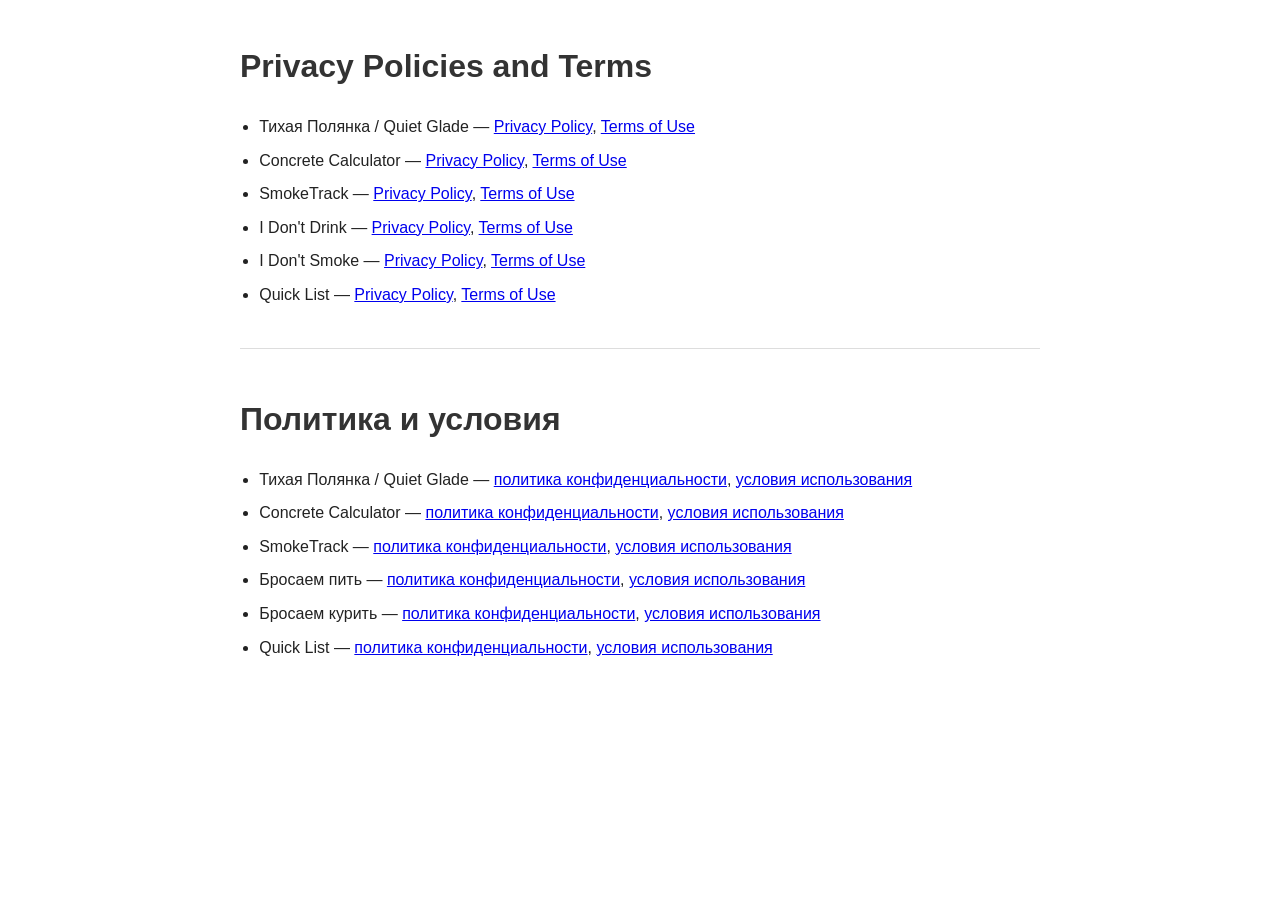
<file: index.html>
<!DOCTYPE html>
<html lang="en">
<head>
  <meta charset="UTF-8">
  <meta name="viewport" content="width=device-width, initial-scale=1.0">
  <title>Privacy Policies and Terms</title>
  <link rel="stylesheet" href="./styles.css">
</head>
<body>
  <h1>Privacy Policies and Terms</h1>
  <ul class="apps">
    <li>
      Тихая Полянка / Quiet Glade —
      <a href="./tikhaya-polyanka/">Privacy Policy</a>,
      <a href="./tikhaya-polyanka/terms.html">Terms of Use</a>
    </li>
    <li>
      Concrete Calculator —
      <a href="./concrete-calculator/">Privacy Policy</a>,
      <a href="./concrete-calculator/terms.html">Terms of Use</a>
    </li>
    <li>
      SmokeTrack —
      <a href="./smoketrack/">Privacy Policy</a>,
      <a href="./smoketrack/terms.html">Terms of Use</a>
    </li>
    <li>
      I Don't Drink —
      <a href="./stop-drink/">Privacy Policy</a>,
      <a href="./stop-drink/terms.html">Terms of Use</a>
    </li>
    <li>
      I Don't Smoke —
      <a href="./stop-smoke/">Privacy Policy</a>,
      <a href="./stop-smoke/terms.html">Terms of Use</a>
    </li>
    <li>
      Quick List —
      <a href="./quick-list/">Privacy Policy</a>,
      <a href="./quick-list/terms.html">Terms of Use</a>
    </li>
  </ul>

  <div class="lang">
    <h1>Политика и условия</h1>
    <ul class="apps">
      <li>
        Тихая Полянка / Quiet Glade —
        <a href="./tikhaya-polyanka/">политика конфиденциальности</a>,
        <a href="./tikhaya-polyanka/terms.html">условия использования</a>
      </li>
      <li>
        Concrete Calculator —
        <a href="./concrete-calculator/">политика конфиденциальности</a>,
        <a href="./concrete-calculator/terms.html">условия использования</a>
      </li>
      <li>
        SmokeTrack —
        <a href="./smoketrack/">политика конфиденциальности</a>,
        <a href="./smoketrack/terms.html">условия использования</a>
      </li>
      <li>
        Бросаем пить —
        <a href="./stop-drink/">политика конфиденциальности</a>,
        <a href="./stop-drink/terms.html">условия использования</a>
      </li>
      <li>
        Бросаем курить —
        <a href="./stop-smoke/">политика конфиденциальности</a>,
        <a href="./stop-smoke/terms.html">условия использования</a>
      </li>
      <li>
        Quick List —
        <a href="./quick-list/">политика конфиденциальности</a>,
        <a href="./quick-list/terms.html">условия использования</a>
      </li>
    </ul>
  </div>
</body>
</html>
</file>
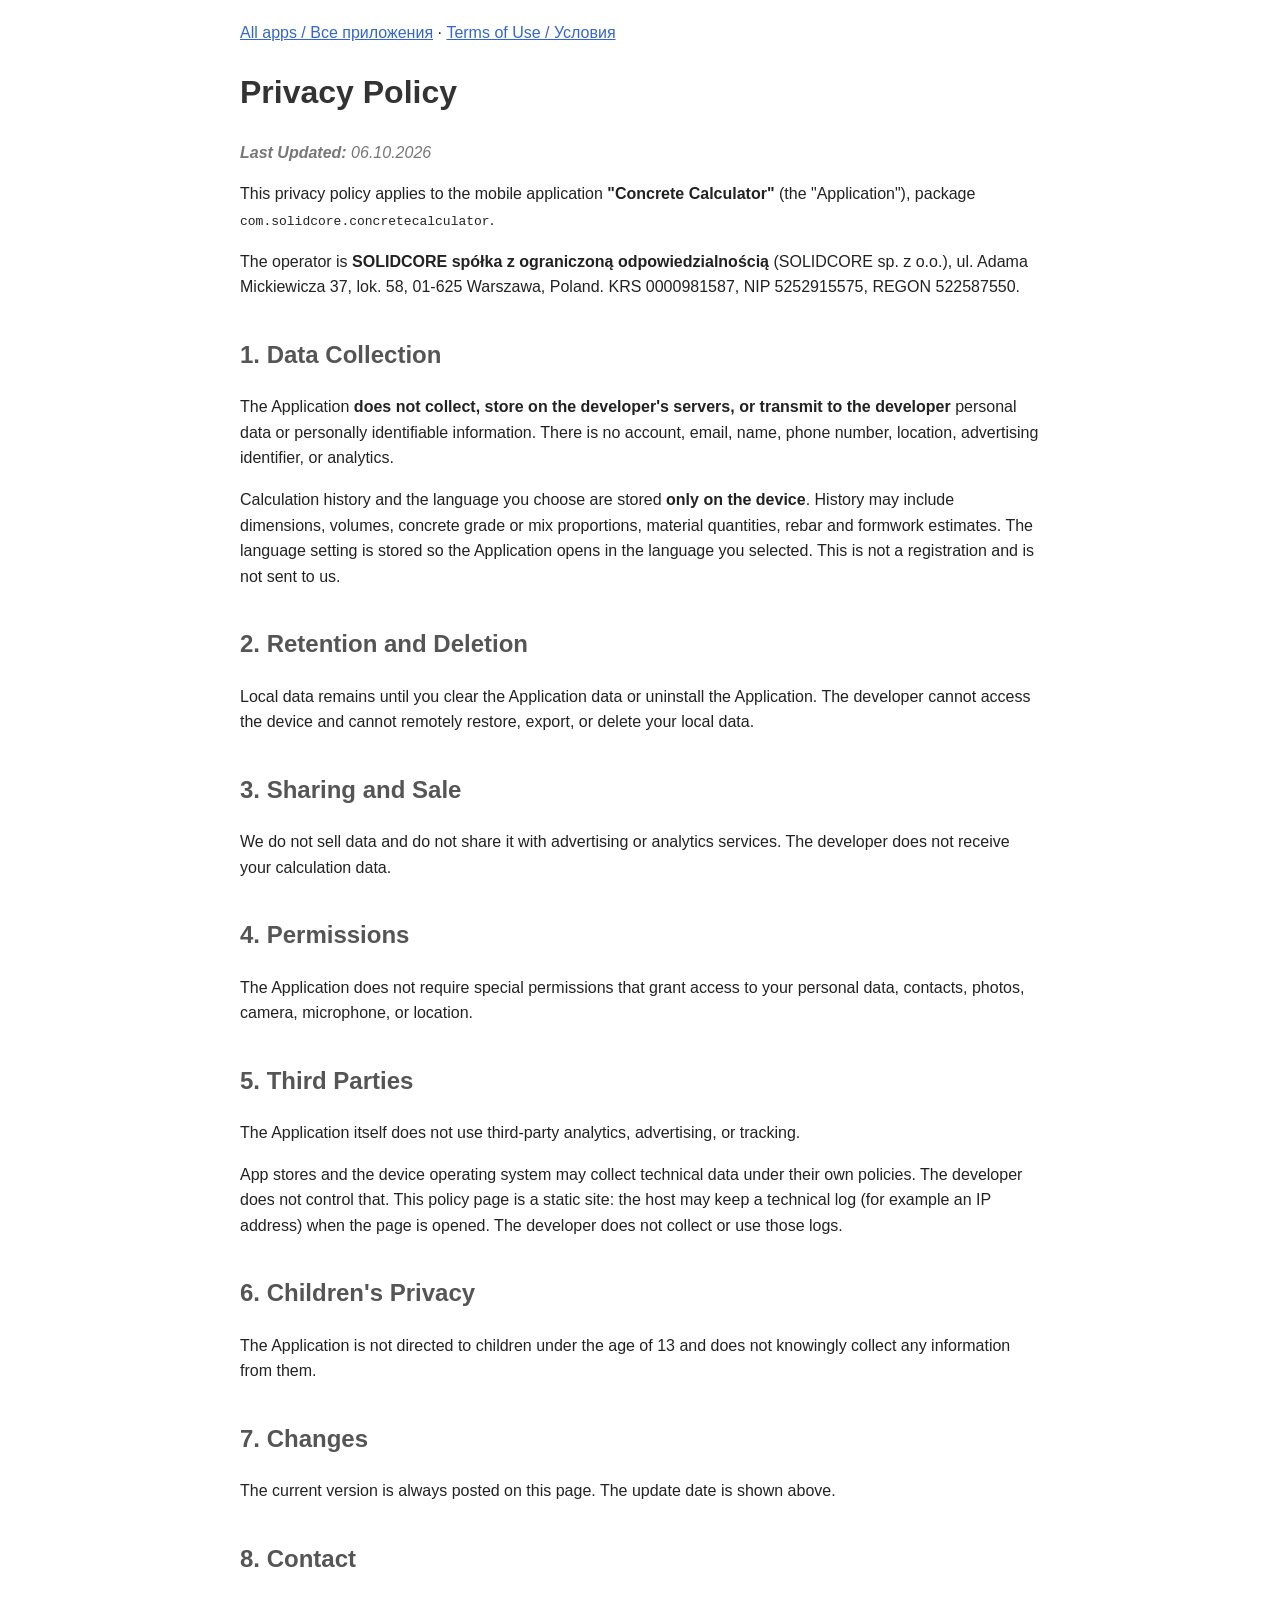
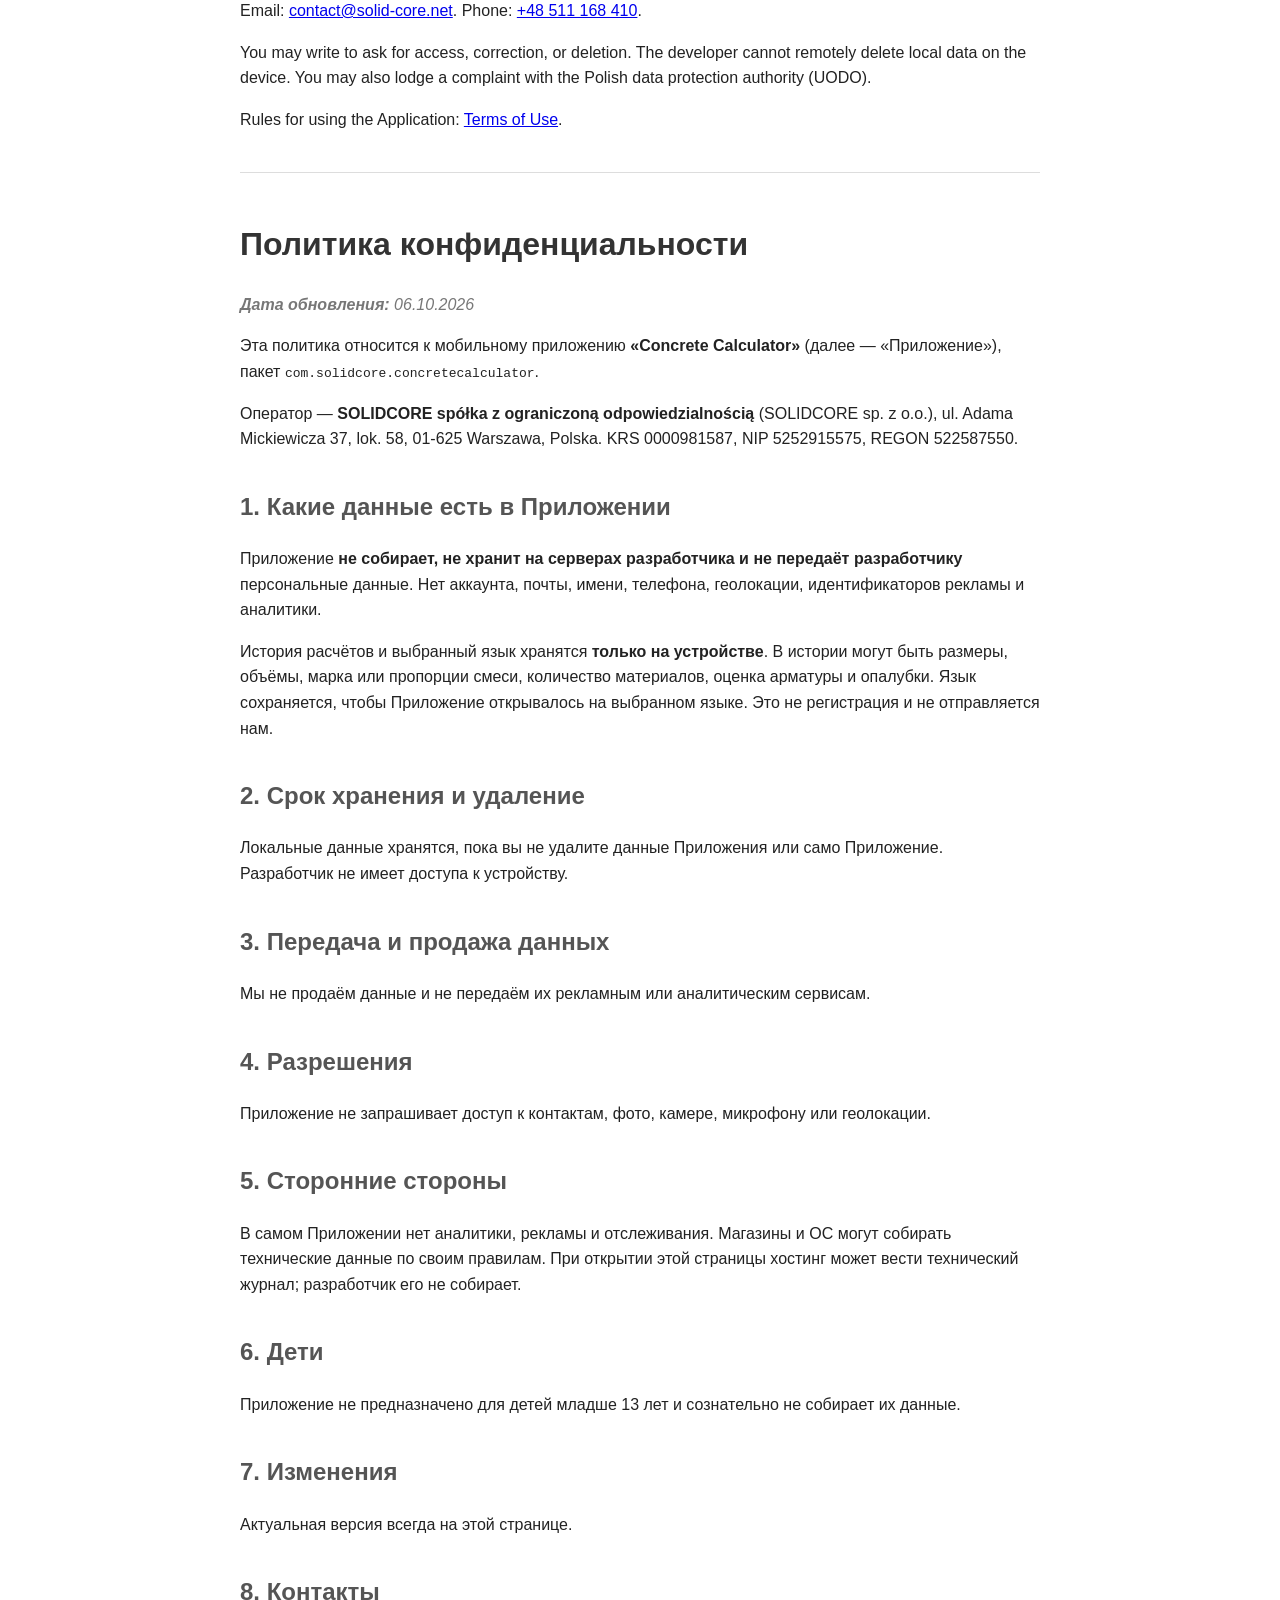
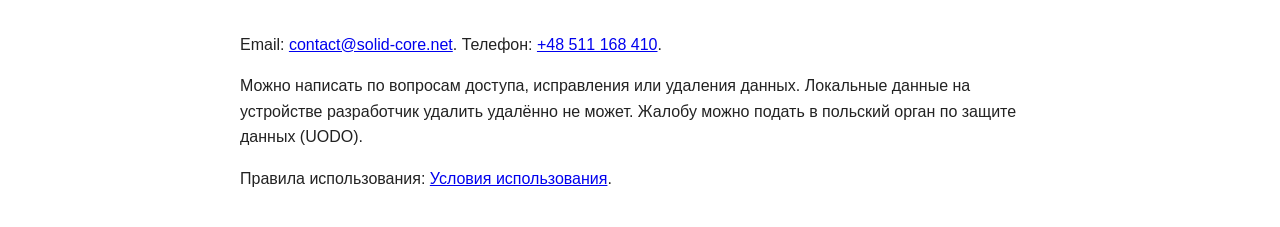
<file: concrete-calculator/index.html>
<!DOCTYPE html>
<html lang="en">
<head>
  <meta charset="UTF-8">
  <meta name="viewport" content="width=device-width, initial-scale=1.0">
  <title>Privacy Policy - Concrete Calculator</title>
  <link rel="stylesheet" href="../styles.css">
</head>
<body>
  <nav>
    <a href="../">All apps / Все приложения</a>
    ·
    <a href="./terms.html">Terms of Use / Условия</a>
  </nav>

  <h1>Privacy Policy</h1>
  <p class="last-updated"><strong>Last Updated:</strong> 06.10.2026</p>
  <p>This privacy policy applies to the mobile application <strong>"Concrete Calculator"</strong> (the "Application"), package <code>com.solidcore.concretecalculator</code>.</p>
  <p>The operator is <strong>SOLIDCORE spółka z ograniczoną odpowiedzialnością</strong> (SOLIDCORE sp. z o.o.), ul. Adama Mickiewicza 37, lok. 58, 01-625 Warszawa, Poland. KRS 0000981587, NIP 5252915575, REGON 522587550.</p>

  <h2>1. Data Collection</h2>
  <p>The Application <strong>does not collect, store on the developer's servers, or transmit to the developer</strong> personal data or personally identifiable information. There is no account, email, name, phone number, location, advertising identifier, or analytics.</p>
  <p>Calculation history and the language you choose are stored <strong>only on the device</strong>. History may include dimensions, volumes, concrete grade or mix proportions, material quantities, rebar and formwork estimates. The language setting is stored so the Application opens in the language you selected. This is not a registration and is not sent to us.</p>

  <h2>2. Retention and Deletion</h2>
  <p>Local data remains until you clear the Application data or uninstall the Application. The developer cannot access the device and cannot remotely restore, export, or delete your local data.</p>

  <h2>3. Sharing and Sale</h2>
  <p>We do not sell data and do not share it with advertising or analytics services. The developer does not receive your calculation data.</p>

  <h2>4. Permissions</h2>
  <p>The Application does not require special permissions that grant access to your personal data, contacts, photos, camera, microphone, or location.</p>

  <h2>5. Third Parties</h2>
  <p>The Application itself does not use third-party analytics, advertising, or tracking.</p>
  <p>App stores and the device operating system may collect technical data under their own policies. The developer does not control that. This policy page is a static site: the host may keep a technical log (for example an IP address) when the page is opened. The developer does not collect or use those logs.</p>

  <h2>6. Children's Privacy</h2>
  <p>The Application is not directed to children under the age of 13 and does not knowingly collect any information from them.</p>

  <h2>7. Changes</h2>
  <p>The current version is always posted on this page. The update date is shown above.</p>

  <h2>8. Contact</h2>
  <p>Email: <a href="mailto:contact@solid-core.net">contact@solid-core.net</a>. Phone: <a href="tel:+48511168410">+48 511 168 410</a>.</p>
  <p>You may write to ask for access, correction, or deletion. The developer cannot remotely delete local data on the device. You may also lodge a complaint with the Polish data protection authority (UODO).</p>
  <p>Rules for using the Application: <a href="./terms.html">Terms of Use</a>.</p>

  <div class="lang">
    <h1>Политика конфиденциальности</h1>
    <p class="last-updated"><strong>Дата обновления:</strong> 06.10.2026</p>
    <p>Эта политика относится к мобильному приложению <strong>«Concrete Calculator»</strong> (далее — «Приложение»), пакет <code>com.solidcore.concretecalculator</code>.</p>
    <p>Оператор — <strong>SOLIDCORE spółka z ograniczoną odpowiedzialnością</strong> (SOLIDCORE sp. z o.o.), ul. Adama Mickiewicza 37, lok. 58, 01-625 Warszawa, Polska. KRS 0000981587, NIP 5252915575, REGON 522587550.</p>

    <h2>1. Какие данные есть в Приложении</h2>
    <p>Приложение <strong>не собирает, не хранит на серверах разработчика и не передаёт разработчику</strong> персональные данные. Нет аккаунта, почты, имени, телефона, геолокации, идентификаторов рекламы и аналитики.</p>
    <p>История расчётов и выбранный язык хранятся <strong>только на устройстве</strong>. В истории могут быть размеры, объёмы, марка или пропорции смеси, количество материалов, оценка арматуры и опалубки. Язык сохраняется, чтобы Приложение открывалось на выбранном языке. Это не регистрация и не отправляется нам.</p>

    <h2>2. Срок хранения и удаление</h2>
    <p>Локальные данные хранятся, пока вы не удалите данные Приложения или само Приложение. Разработчик не имеет доступа к устройству.</p>

    <h2>3. Передача и продажа данных</h2>
    <p>Мы не продаём данные и не передаём их рекламным или аналитическим сервисам.</p>

    <h2>4. Разрешения</h2>
    <p>Приложение не запрашивает доступ к контактам, фото, камере, микрофону или геолокации.</p>

    <h2>5. Сторонние стороны</h2>
    <p>В самом Приложении нет аналитики, рекламы и отслеживания. Магазины и ОС могут собирать технические данные по своим правилам. При открытии этой страницы хостинг может вести технический журнал; разработчик его не собирает.</p>

    <h2>6. Дети</h2>
    <p>Приложение не предназначено для детей младше 13 лет и сознательно не собирает их данные.</p>

    <h2>7. Изменения</h2>
    <p>Актуальная версия всегда на этой странице.</p>

    <h2>8. Контакты</h2>
    <p>Email: <a href="mailto:contact@solid-core.net">contact@solid-core.net</a>. Телефон: <a href="tel:+48511168410">+48 511 168 410</a>.</p>
    <p>Можно написать по вопросам доступа, исправления или удаления данных. Локальные данные на устройстве разработчик удалить удалённо не может. Жалобу можно подать в польский орган по защите данных (UODO).</p>
    <p>Правила использования: <a href="./terms.html">Условия использования</a>.</p>
  </div>
</body>
</html>
</file>
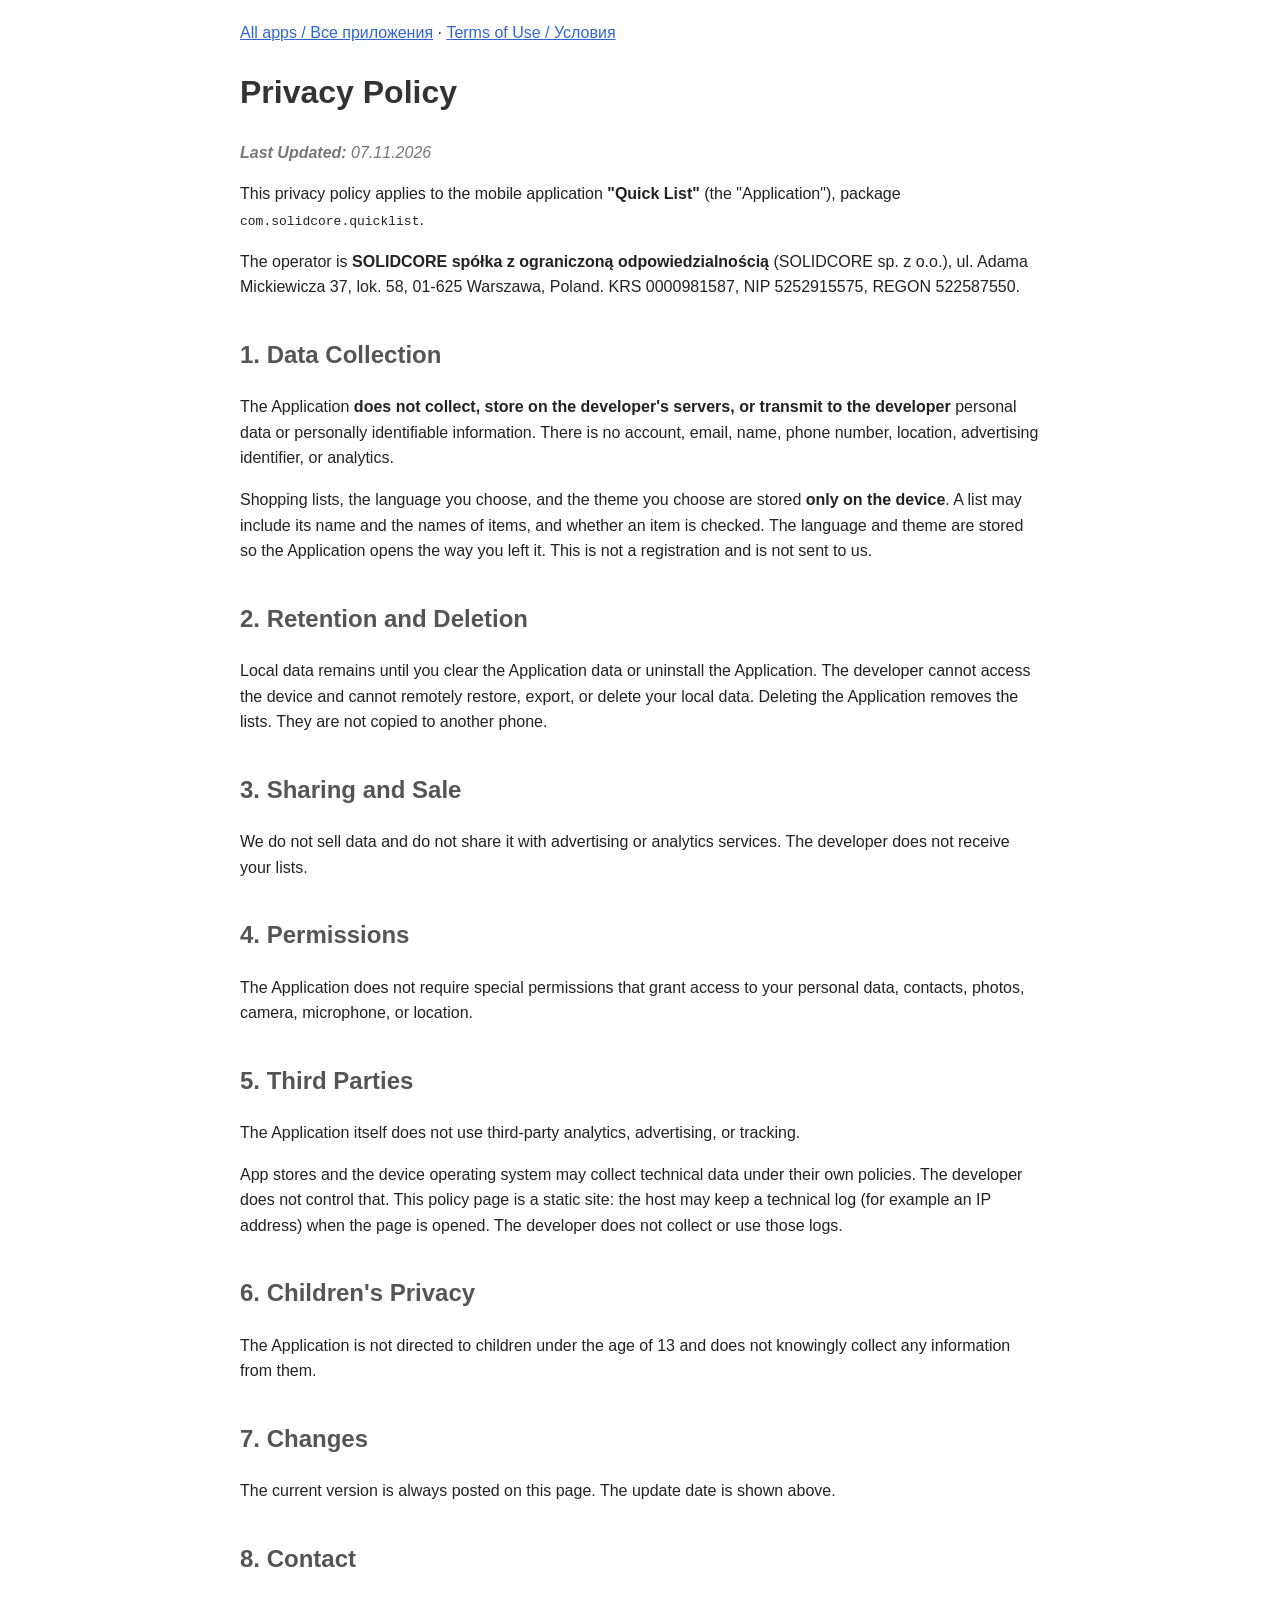
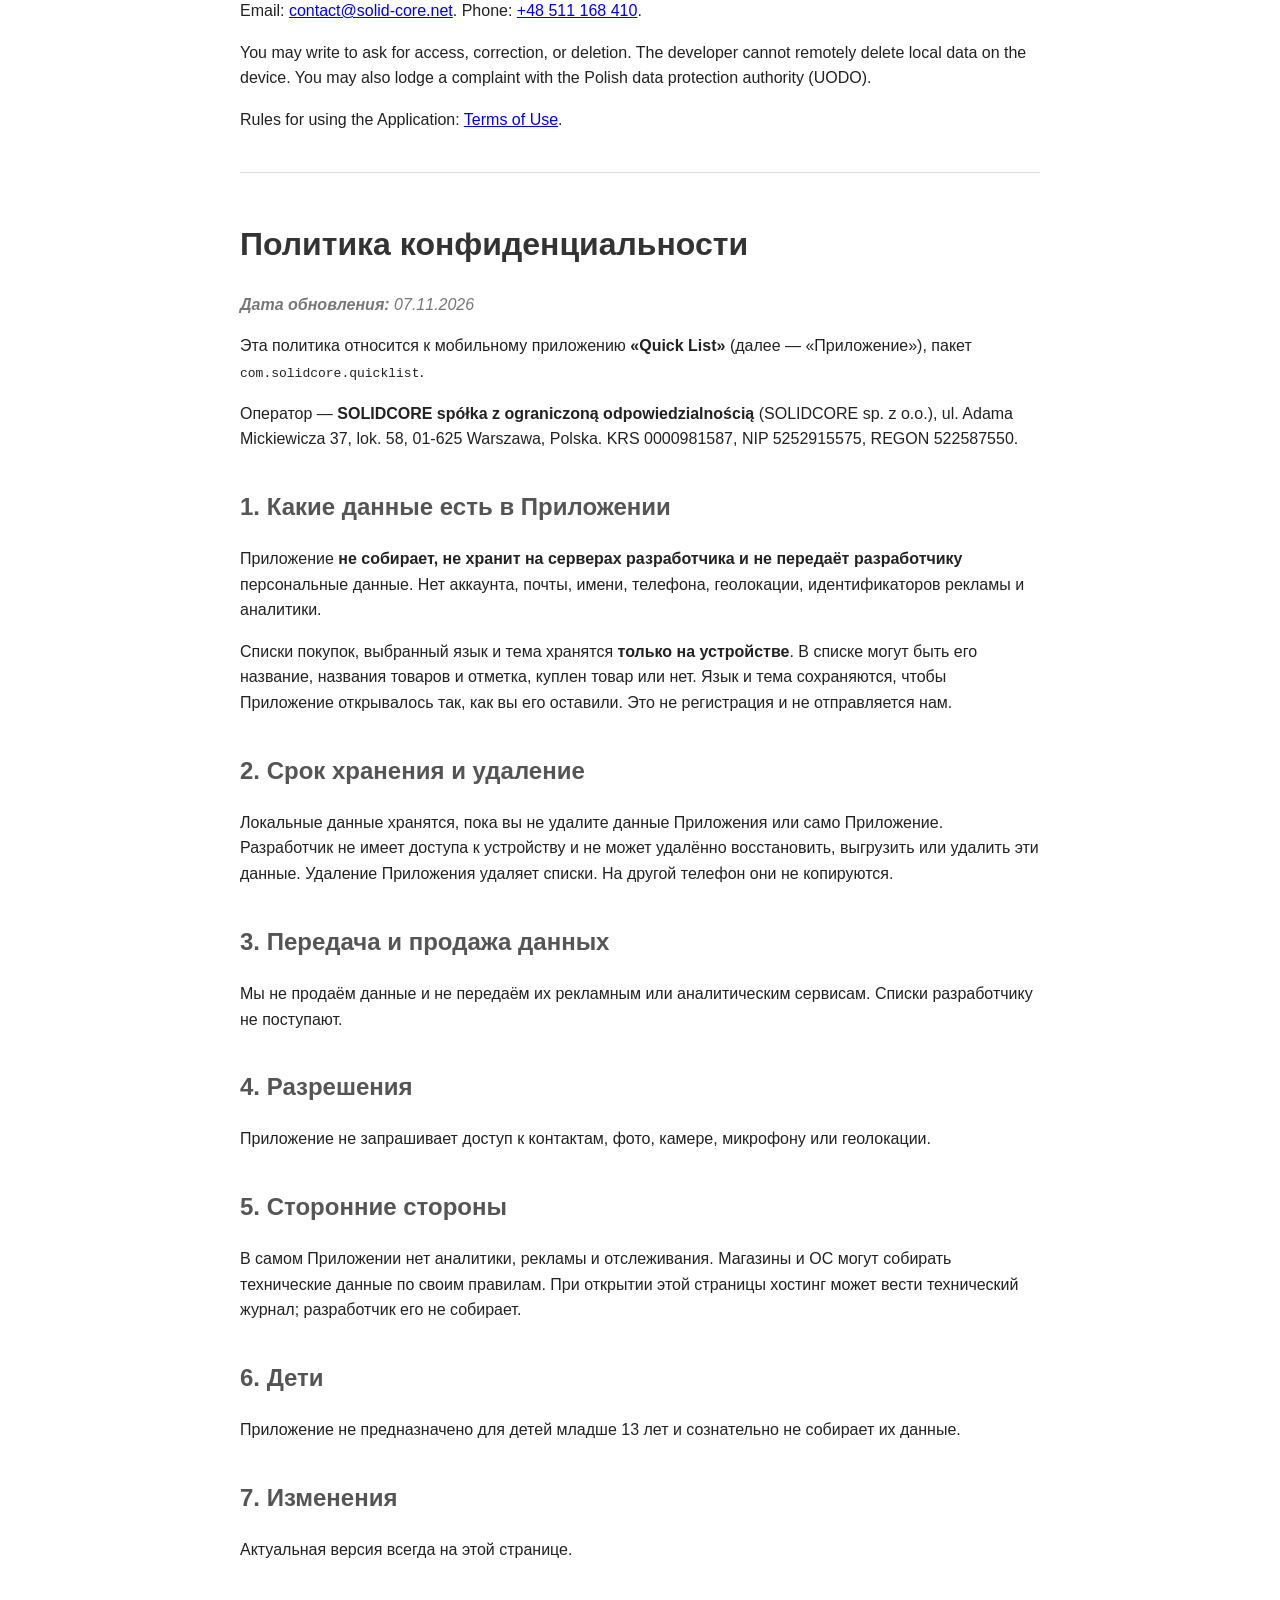
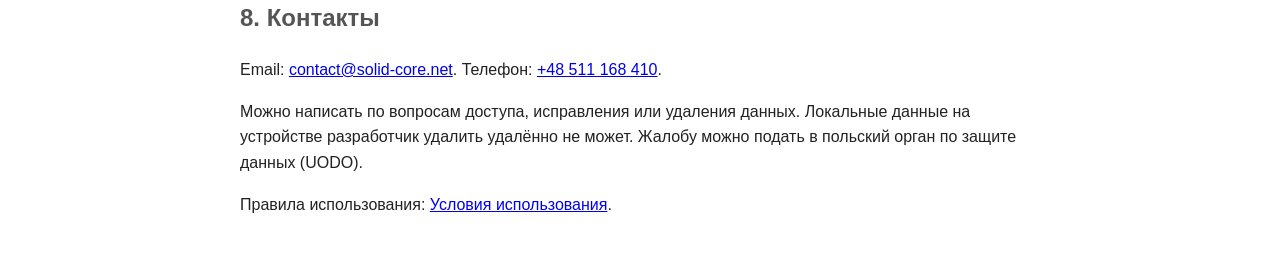
<file: quick-list/index.html>
<!DOCTYPE html>
<html lang="en">
<head>
  <meta charset="UTF-8">
  <meta name="viewport" content="width=device-width, initial-scale=1.0">
  <title>Privacy Policy - Quick List</title>
  <link rel="stylesheet" href="../styles.css">
</head>
<body>
  <nav>
    <a href="../">All apps / Все приложения</a>
    ·
    <a href="./terms.html">Terms of Use / Условия</a>
  </nav>

  <h1>Privacy Policy</h1>
  <p class="last-updated"><strong>Last Updated:</strong> 07.11.2026</p>
  <p>This privacy policy applies to the mobile application <strong>"Quick List"</strong> (the "Application"), package <code>com.solidcore.quicklist</code>.</p>
  <p>The operator is <strong>SOLIDCORE spółka z ograniczoną odpowiedzialnością</strong> (SOLIDCORE sp. z o.o.), ul. Adama Mickiewicza 37, lok. 58, 01-625 Warszawa, Poland. KRS 0000981587, NIP 5252915575, REGON 522587550.</p>

  <h2>1. Data Collection</h2>
  <p>The Application <strong>does not collect, store on the developer's servers, or transmit to the developer</strong> personal data or personally identifiable information. There is no account, email, name, phone number, location, advertising identifier, or analytics.</p>
  <p>Shopping lists, the language you choose, and the theme you choose are stored <strong>only on the device</strong>. A list may include its name and the names of items, and whether an item is checked. The language and theme are stored so the Application opens the way you left it. This is not a registration and is not sent to us.</p>

  <h2>2. Retention and Deletion</h2>
  <p>Local data remains until you clear the Application data or uninstall the Application. The developer cannot access the device and cannot remotely restore, export, or delete your local data. Deleting the Application removes the lists. They are not copied to another phone.</p>

  <h2>3. Sharing and Sale</h2>
  <p>We do not sell data and do not share it with advertising or analytics services. The developer does not receive your lists.</p>

  <h2>4. Permissions</h2>
  <p>The Application does not require special permissions that grant access to your personal data, contacts, photos, camera, microphone, or location.</p>

  <h2>5. Third Parties</h2>
  <p>The Application itself does not use third-party analytics, advertising, or tracking.</p>
  <p>App stores and the device operating system may collect technical data under their own policies. The developer does not control that. This policy page is a static site: the host may keep a technical log (for example an IP address) when the page is opened. The developer does not collect or use those logs.</p>

  <h2>6. Children's Privacy</h2>
  <p>The Application is not directed to children under the age of 13 and does not knowingly collect any information from them.</p>

  <h2>7. Changes</h2>
  <p>The current version is always posted on this page. The update date is shown above.</p>

  <h2>8. Contact</h2>
  <p>Email: <a href="mailto:contact@solid-core.net">contact@solid-core.net</a>. Phone: <a href="tel:+48511168410">+48 511 168 410</a>.</p>
  <p>You may write to ask for access, correction, or deletion. The developer cannot remotely delete local data on the device. You may also lodge a complaint with the Polish data protection authority (UODO).</p>
  <p>Rules for using the Application: <a href="./terms.html">Terms of Use</a>.</p>

  <div class="lang">
    <h1>Политика конфиденциальности</h1>
    <p class="last-updated"><strong>Дата обновления:</strong> 07.11.2026</p>
    <p>Эта политика относится к мобильному приложению <strong>«Quick List»</strong> (далее — «Приложение»), пакет <code>com.solidcore.quicklist</code>.</p>
    <p>Оператор — <strong>SOLIDCORE spółka z ograniczoną odpowiedzialnością</strong> (SOLIDCORE sp. z o.o.), ul. Adama Mickiewicza 37, lok. 58, 01-625 Warszawa, Polska. KRS 0000981587, NIP 5252915575, REGON 522587550.</p>

    <h2>1. Какие данные есть в Приложении</h2>
    <p>Приложение <strong>не собирает, не хранит на серверах разработчика и не передаёт разработчику</strong> персональные данные. Нет аккаунта, почты, имени, телефона, геолокации, идентификаторов рекламы и аналитики.</p>
    <p>Списки покупок, выбранный язык и тема хранятся <strong>только на устройстве</strong>. В списке могут быть его название, названия товаров и отметка, куплен товар или нет. Язык и тема сохраняются, чтобы Приложение открывалось так, как вы его оставили. Это не регистрация и не отправляется нам.</p>

    <h2>2. Срок хранения и удаление</h2>
    <p>Локальные данные хранятся, пока вы не удалите данные Приложения или само Приложение. Разработчик не имеет доступа к устройству и не может удалённо восстановить, выгрузить или удалить эти данные. Удаление Приложения удаляет списки. На другой телефон они не копируются.</p>

    <h2>3. Передача и продажа данных</h2>
    <p>Мы не продаём данные и не передаём их рекламным или аналитическим сервисам. Списки разработчику не поступают.</p>

    <h2>4. Разрешения</h2>
    <p>Приложение не запрашивает доступ к контактам, фото, камере, микрофону или геолокации.</p>

    <h2>5. Сторонние стороны</h2>
    <p>В самом Приложении нет аналитики, рекламы и отслеживания. Магазины и ОС могут собирать технические данные по своим правилам. При открытии этой страницы хостинг может вести технический журнал; разработчик его не собирает.</p>

    <h2>6. Дети</h2>
    <p>Приложение не предназначено для детей младше 13 лет и сознательно не собирает их данные.</p>

    <h2>7. Изменения</h2>
    <p>Актуальная версия всегда на этой странице.</p>

    <h2>8. Контакты</h2>
    <p>Email: <a href="mailto:contact@solid-core.net">contact@solid-core.net</a>. Телефон: <a href="tel:+48511168410">+48 511 168 410</a>.</p>
    <p>Можно написать по вопросам доступа, исправления или удаления данных. Локальные данные на устройстве разработчик удалить удалённо не может. Жалобу можно подать в польский орган по защите данных (UODO).</p>
    <p>Правила использования: <a href="./terms.html">Условия использования</a>.</p>
  </div>
</body>
</html>
</file>
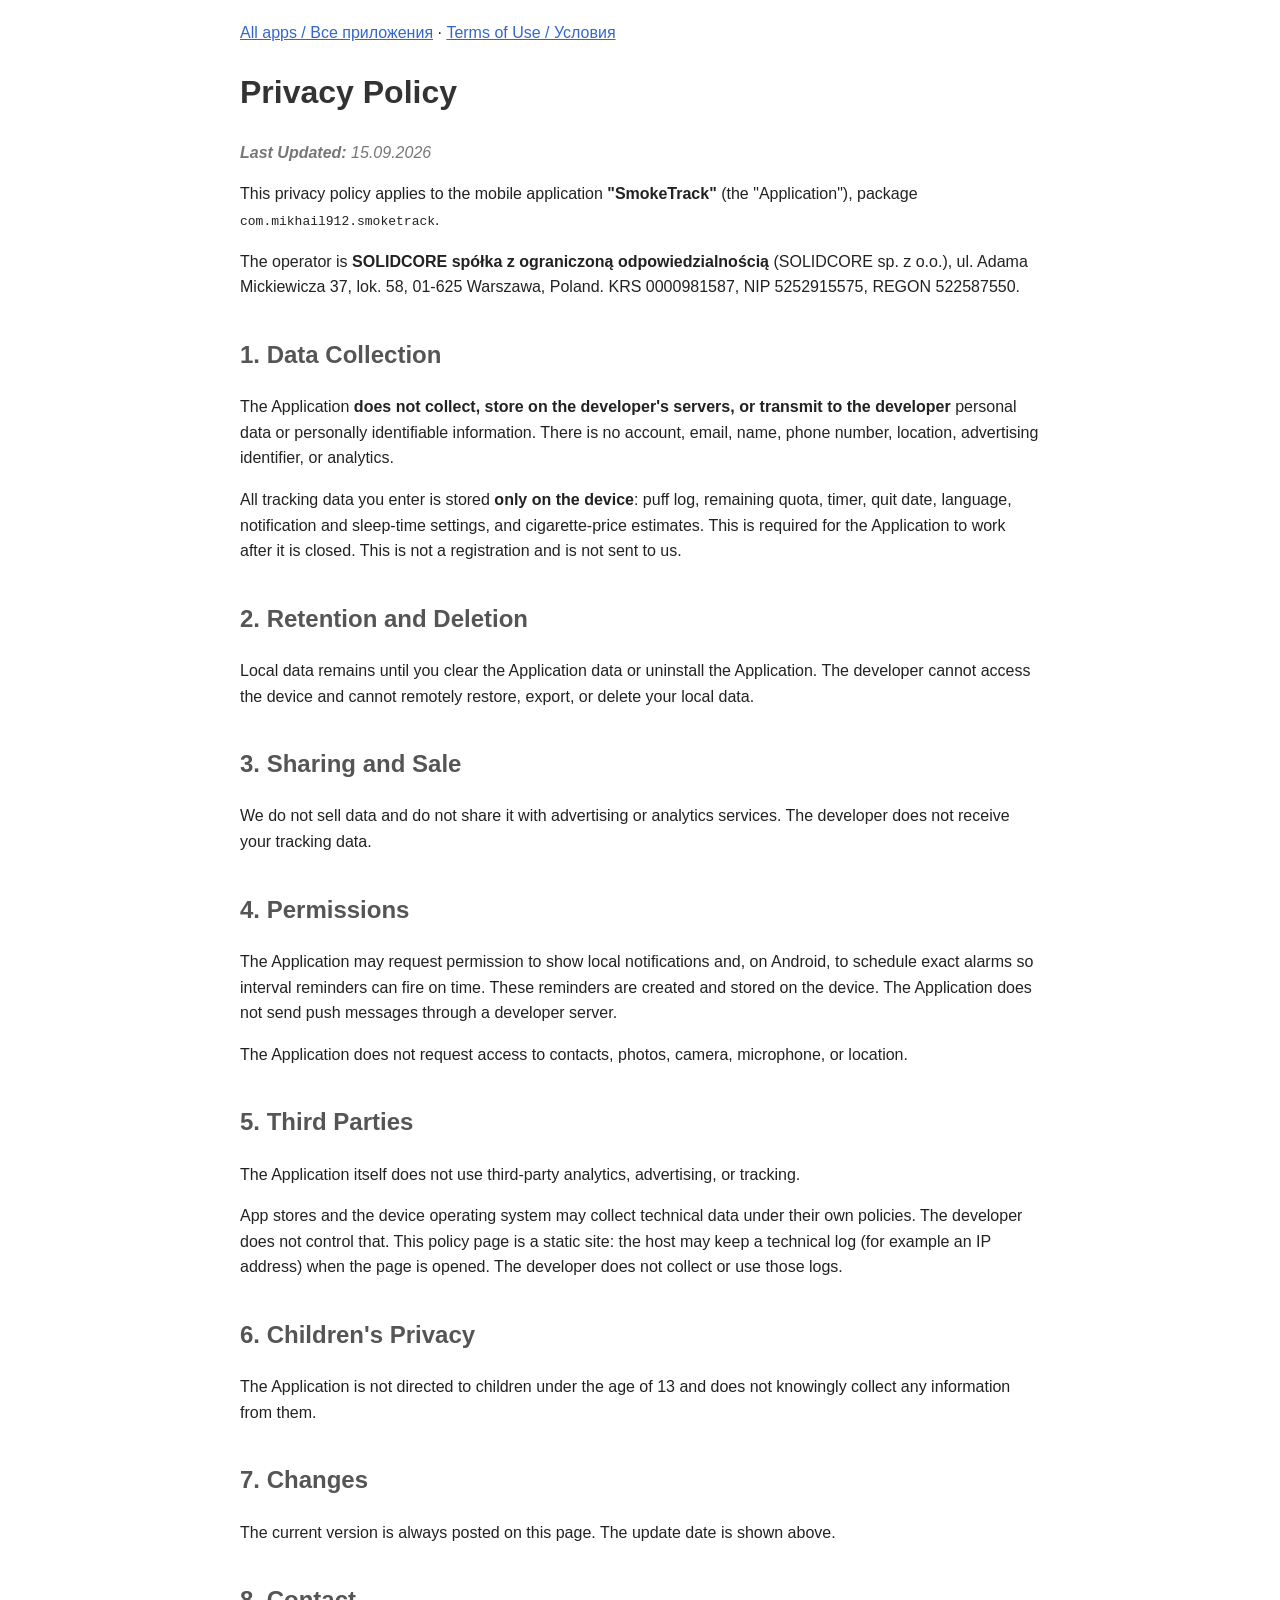
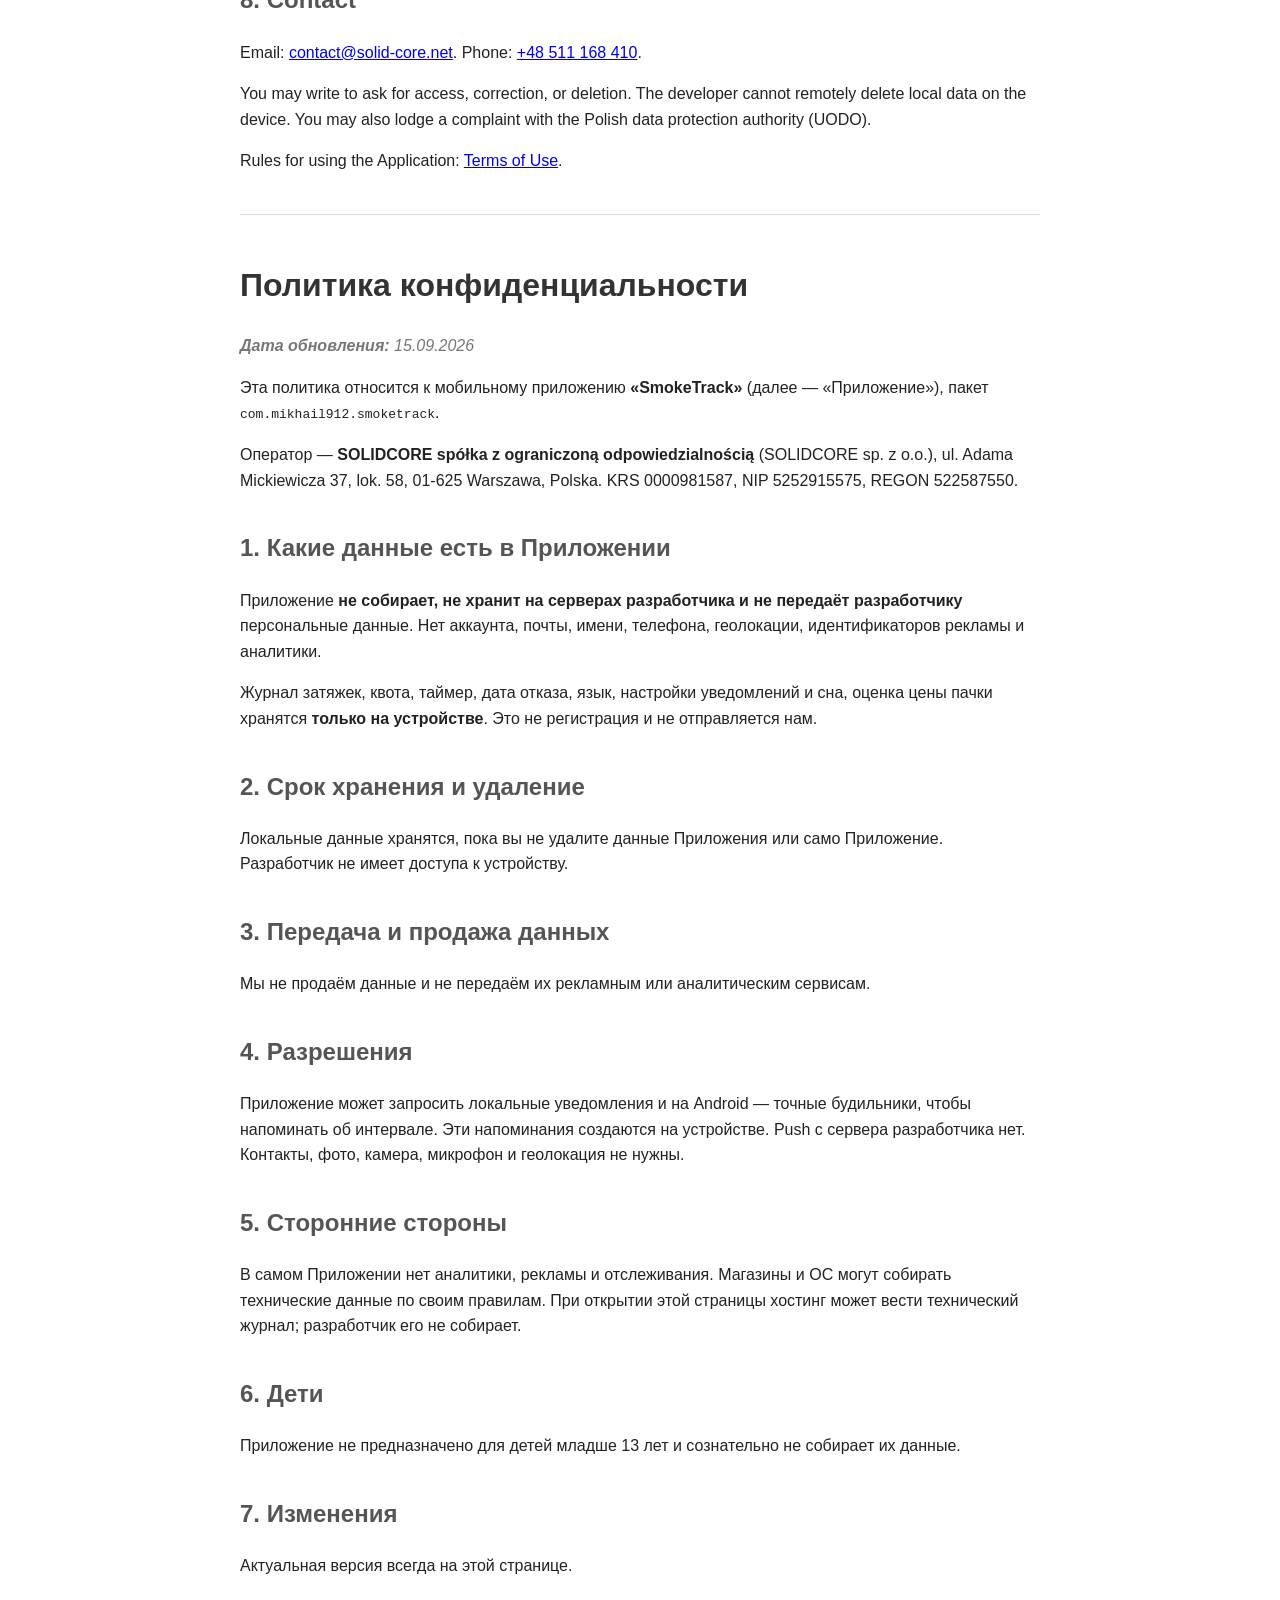
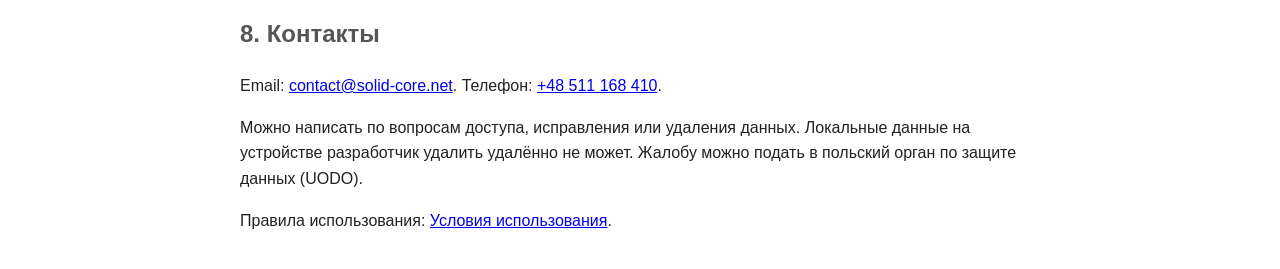
<file: smoketrack/index.html>
<!DOCTYPE html>
<html lang="en">
<head>
  <meta charset="UTF-8">
  <meta name="viewport" content="width=device-width, initial-scale=1.0">
  <title>Privacy Policy - SmokeTrack</title>
  <link rel="stylesheet" href="../styles.css">
</head>
<body>
  <nav>
    <a href="../">All apps / Все приложения</a>
    ·
    <a href="./terms.html">Terms of Use / Условия</a>
  </nav>

  <h1>Privacy Policy</h1>
  <p class="last-updated"><strong>Last Updated:</strong> 15.09.2026</p>
  <p>This privacy policy applies to the mobile application <strong>"SmokeTrack"</strong> (the "Application"), package <code>com.mikhail912.smoketrack</code>.</p>
  <p>The operator is <strong>SOLIDCORE spółka z ograniczoną odpowiedzialnością</strong> (SOLIDCORE sp. z o.o.), ul. Adama Mickiewicza 37, lok. 58, 01-625 Warszawa, Poland. KRS 0000981587, NIP 5252915575, REGON 522587550.</p>

  <h2>1. Data Collection</h2>
  <p>The Application <strong>does not collect, store on the developer's servers, or transmit to the developer</strong> personal data or personally identifiable information. There is no account, email, name, phone number, location, advertising identifier, or analytics.</p>
  <p>All tracking data you enter is stored <strong>only on the device</strong>: puff log, remaining quota, timer, quit date, language, notification and sleep-time settings, and cigarette-price estimates. This is required for the Application to work after it is closed. This is not a registration and is not sent to us.</p>

  <h2>2. Retention and Deletion</h2>
  <p>Local data remains until you clear the Application data or uninstall the Application. The developer cannot access the device and cannot remotely restore, export, or delete your local data.</p>

  <h2>3. Sharing and Sale</h2>
  <p>We do not sell data and do not share it with advertising or analytics services. The developer does not receive your tracking data.</p>

  <h2>4. Permissions</h2>
  <p>The Application may request permission to show local notifications and, on Android, to schedule exact alarms so interval reminders can fire on time. These reminders are created and stored on the device. The Application does not send push messages through a developer server.</p>
  <p>The Application does not request access to contacts, photos, camera, microphone, or location.</p>

  <h2>5. Third Parties</h2>
  <p>The Application itself does not use third-party analytics, advertising, or tracking.</p>
  <p>App stores and the device operating system may collect technical data under their own policies. The developer does not control that. This policy page is a static site: the host may keep a technical log (for example an IP address) when the page is opened. The developer does not collect or use those logs.</p>

  <h2>6. Children's Privacy</h2>
  <p>The Application is not directed to children under the age of 13 and does not knowingly collect any information from them.</p>

  <h2>7. Changes</h2>
  <p>The current version is always posted on this page. The update date is shown above.</p>

  <h2>8. Contact</h2>
  <p>Email: <a href="mailto:contact@solid-core.net">contact@solid-core.net</a>. Phone: <a href="tel:+48511168410">+48 511 168 410</a>.</p>
  <p>You may write to ask for access, correction, or deletion. The developer cannot remotely delete local data on the device. You may also lodge a complaint with the Polish data protection authority (UODO).</p>
  <p>Rules for using the Application: <a href="./terms.html">Terms of Use</a>.</p>

  <div class="lang">
    <h1>Политика конфиденциальности</h1>
    <p class="last-updated"><strong>Дата обновления:</strong> 15.09.2026</p>
    <p>Эта политика относится к мобильному приложению <strong>«SmokeTrack»</strong> (далее — «Приложение»), пакет <code>com.mikhail912.smoketrack</code>.</p>
    <p>Оператор — <strong>SOLIDCORE spółka z ograniczoną odpowiedzialnością</strong> (SOLIDCORE sp. z o.o.), ul. Adama Mickiewicza 37, lok. 58, 01-625 Warszawa, Polska. KRS 0000981587, NIP 5252915575, REGON 522587550.</p>

    <h2>1. Какие данные есть в Приложении</h2>
    <p>Приложение <strong>не собирает, не хранит на серверах разработчика и не передаёт разработчику</strong> персональные данные. Нет аккаунта, почты, имени, телефона, геолокации, идентификаторов рекламы и аналитики.</p>
    <p>Журнал затяжек, квота, таймер, дата отказа, язык, настройки уведомлений и сна, оценка цены пачки хранятся <strong>только на устройстве</strong>. Это не регистрация и не отправляется нам.</p>

    <h2>2. Срок хранения и удаление</h2>
    <p>Локальные данные хранятся, пока вы не удалите данные Приложения или само Приложение. Разработчик не имеет доступа к устройству.</p>

    <h2>3. Передача и продажа данных</h2>
    <p>Мы не продаём данные и не передаём их рекламным или аналитическим сервисам.</p>

    <h2>4. Разрешения</h2>
    <p>Приложение может запросить локальные уведомления и на Android — точные будильники, чтобы напоминать об интервале. Эти напоминания создаются на устройстве. Push с сервера разработчика нет. Контакты, фото, камера, микрофон и геолокация не нужны.</p>

    <h2>5. Сторонние стороны</h2>
    <p>В самом Приложении нет аналитики, рекламы и отслеживания. Магазины и ОС могут собирать технические данные по своим правилам. При открытии этой страницы хостинг может вести технический журнал; разработчик его не собирает.</p>

    <h2>6. Дети</h2>
    <p>Приложение не предназначено для детей младше 13 лет и сознательно не собирает их данные.</p>

    <h2>7. Изменения</h2>
    <p>Актуальная версия всегда на этой странице.</p>

    <h2>8. Контакты</h2>
    <p>Email: <a href="mailto:contact@solid-core.net">contact@solid-core.net</a>. Телефон: <a href="tel:+48511168410">+48 511 168 410</a>.</p>
    <p>Можно написать по вопросам доступа, исправления или удаления данных. Локальные данные на устройстве разработчик удалить удалённо не может. Жалобу можно подать в польский орган по защите данных (UODO).</p>
    <p>Правила использования: <a href="./terms.html">Условия использования</a>.</p>
  </div>
</body>
</html>
</file>
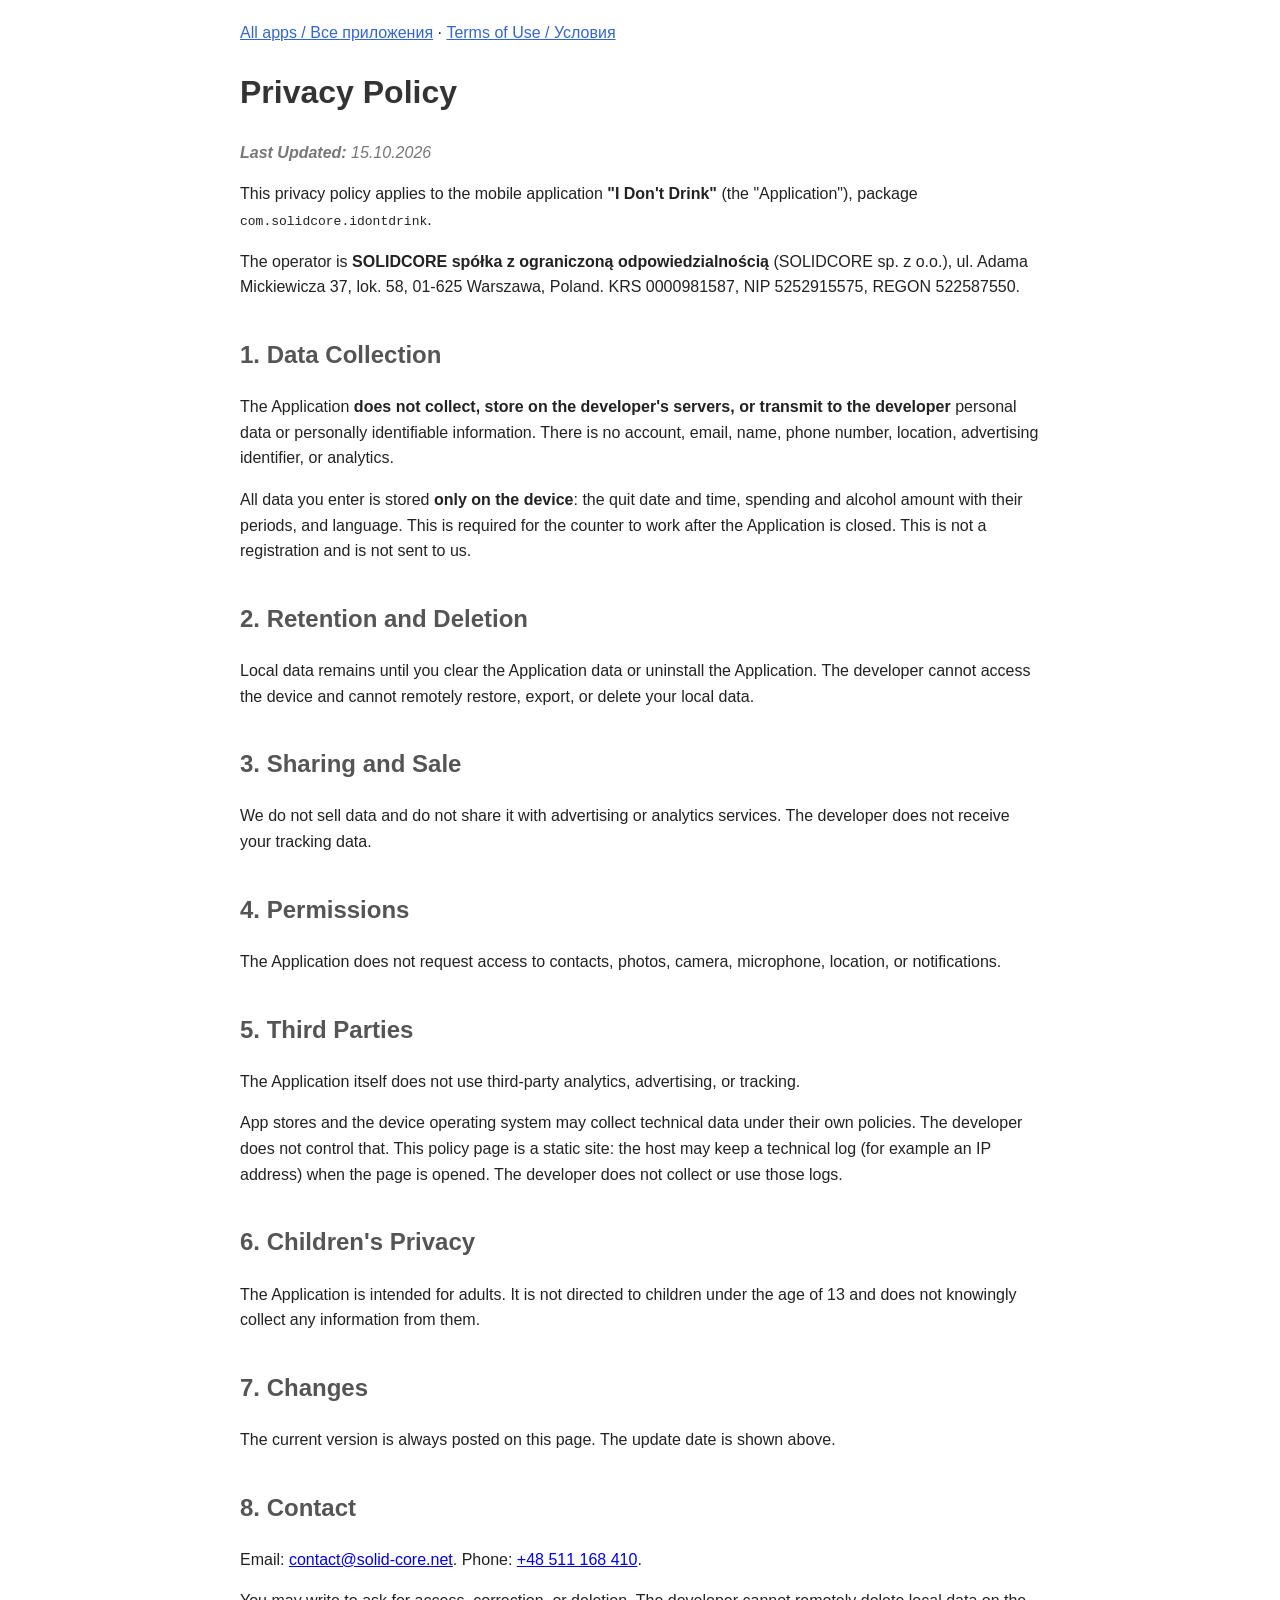
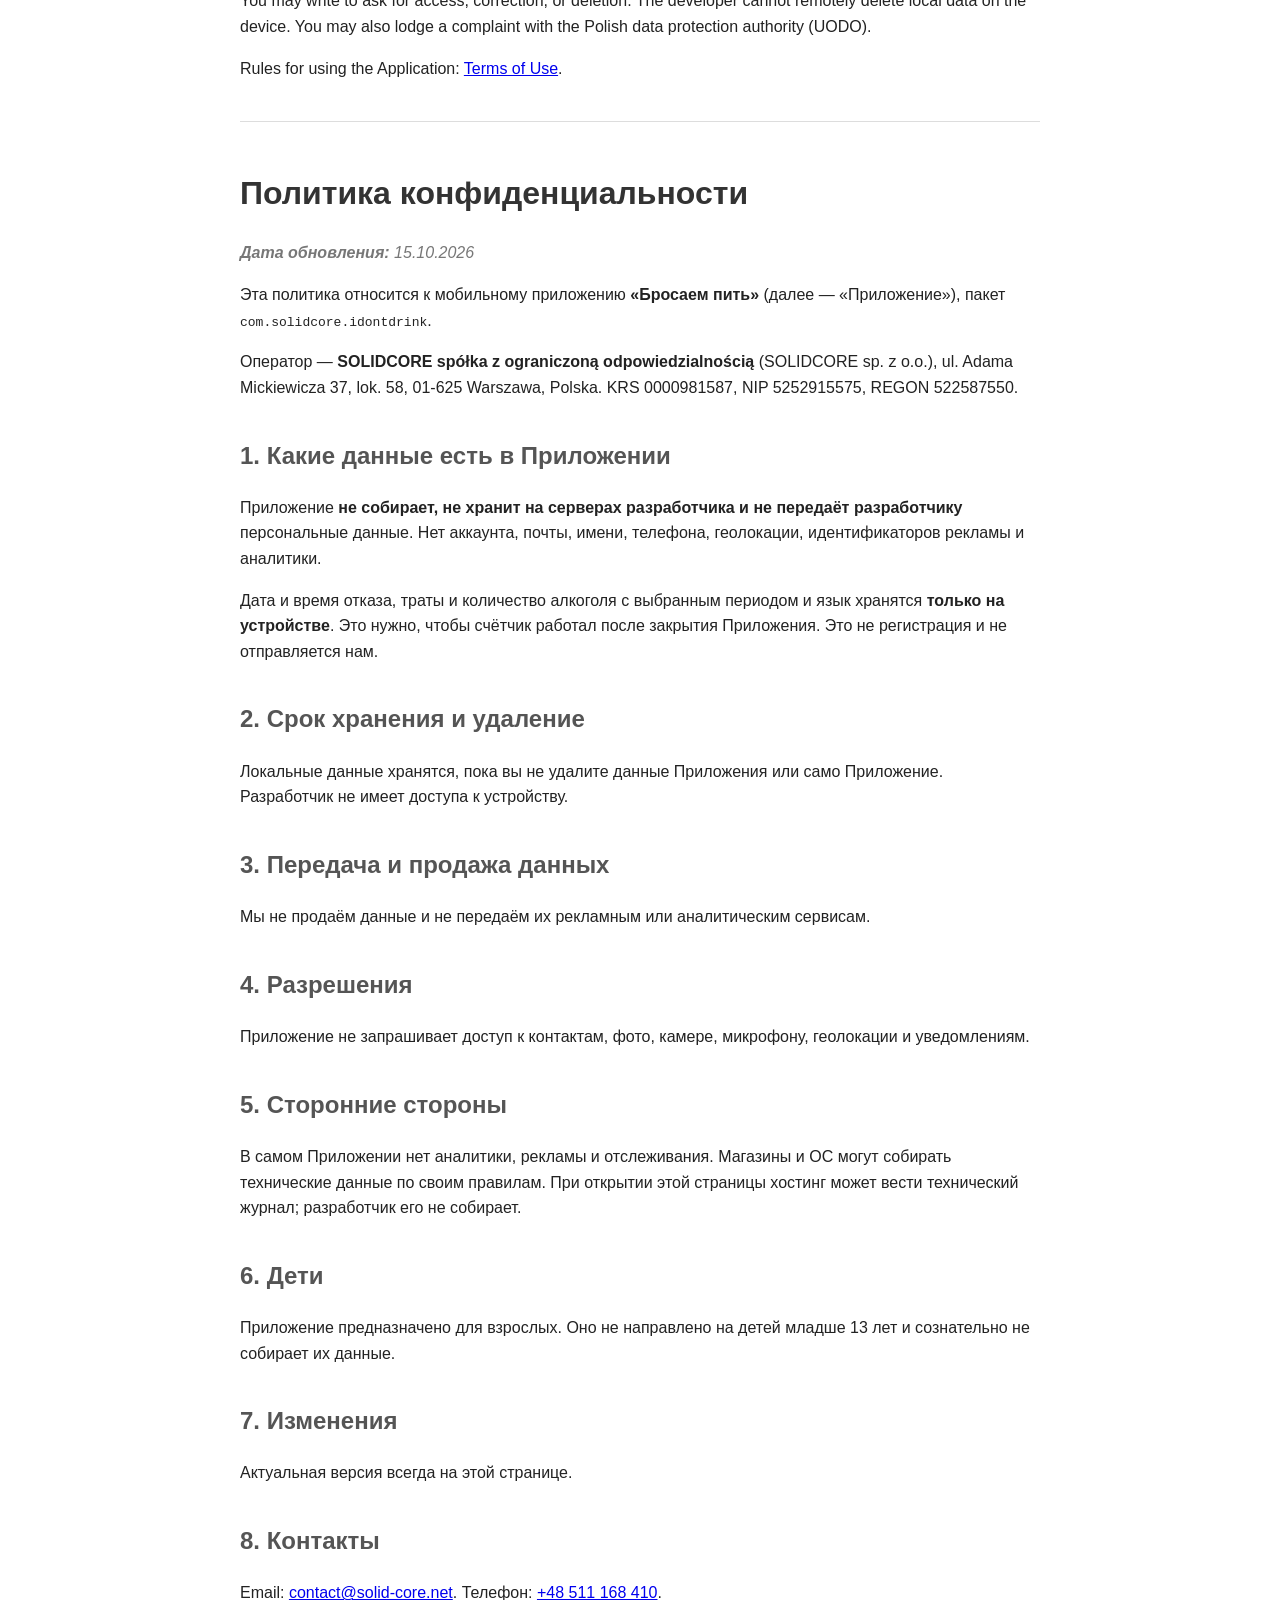
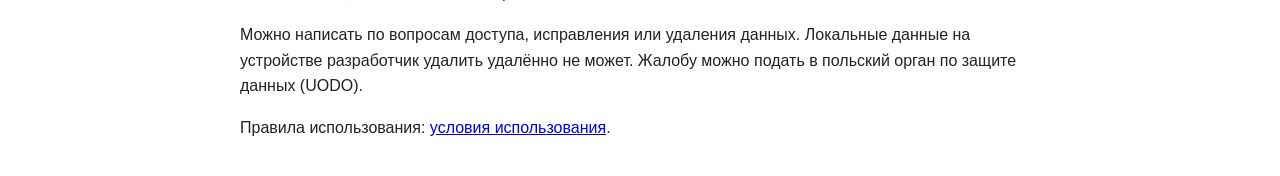
<file: stop-drink/index.html>
<!DOCTYPE html>
<html lang="en">
<head>
  <meta charset="UTF-8">
  <meta name="viewport" content="width=device-width, initial-scale=1.0">
  <title>Privacy Policy - I Don't Drink</title>
  <link rel="stylesheet" href="../styles.css">
</head>
<body>
  <nav>
    <a href="../">All apps / Все приложения</a>
    ·
    <a href="./terms.html">Terms of Use / Условия</a>
  </nav>

  <h1>Privacy Policy</h1>
  <p class="last-updated"><strong>Last Updated:</strong> 15.10.2026</p>
  <p>This privacy policy applies to the mobile application <strong>"I Don't Drink"</strong> (the "Application"), package <code>com.solidcore.idontdrink</code>.</p>
  <p>The operator is <strong>SOLIDCORE spółka z ograniczoną odpowiedzialnością</strong> (SOLIDCORE sp. z o.o.), ul. Adama Mickiewicza 37, lok. 58, 01-625 Warszawa, Poland. KRS 0000981587, NIP 5252915575, REGON 522587550.</p>

  <h2>1. Data Collection</h2>
  <p>The Application <strong>does not collect, store on the developer's servers, or transmit to the developer</strong> personal data or personally identifiable information. There is no account, email, name, phone number, location, advertising identifier, or analytics.</p>
  <p>All data you enter is stored <strong>only on the device</strong>: the quit date and time, spending and alcohol amount with their periods, and language. This is required for the counter to work after the Application is closed. This is not a registration and is not sent to us.</p>

  <h2>2. Retention and Deletion</h2>
  <p>Local data remains until you clear the Application data or uninstall the Application. The developer cannot access the device and cannot remotely restore, export, or delete your local data.</p>

  <h2>3. Sharing and Sale</h2>
  <p>We do not sell data and do not share it with advertising or analytics services. The developer does not receive your tracking data.</p>

  <h2>4. Permissions</h2>
  <p>The Application does not request access to contacts, photos, camera, microphone, location, or notifications.</p>

  <h2>5. Third Parties</h2>
  <p>The Application itself does not use third-party analytics, advertising, or tracking.</p>
  <p>App stores and the device operating system may collect technical data under their own policies. The developer does not control that. This policy page is a static site: the host may keep a technical log (for example an IP address) when the page is opened. The developer does not collect or use those logs.</p>

  <h2>6. Children's Privacy</h2>
  <p>The Application is intended for adults. It is not directed to children under the age of 13 and does not knowingly collect any information from them.</p>

  <h2>7. Changes</h2>
  <p>The current version is always posted on this page. The update date is shown above.</p>

  <h2>8. Contact</h2>
  <p>Email: <a href="mailto:contact@solid-core.net">contact@solid-core.net</a>. Phone: <a href="tel:+48511168410">+48 511 168 410</a>.</p>
  <p>You may write to ask for access, correction, or deletion. The developer cannot remotely delete local data on the device. You may also lodge a complaint with the Polish data protection authority (UODO).</p>
  <p>Rules for using the Application: <a href="./terms.html">Terms of Use</a>.</p>

  <div class="lang">
    <h1>Политика конфиденциальности</h1>
    <p class="last-updated"><strong>Дата обновления:</strong> 15.10.2026</p>
    <p>Эта политика относится к мобильному приложению <strong>«Бросаем пить»</strong> (далее — «Приложение»), пакет <code>com.solidcore.idontdrink</code>.</p>
    <p>Оператор — <strong>SOLIDCORE spółka z ograniczoną odpowiedzialnością</strong> (SOLIDCORE sp. z o.o.), ul. Adama Mickiewicza 37, lok. 58, 01-625 Warszawa, Polska. KRS 0000981587, NIP 5252915575, REGON 522587550.</p>

    <h2>1. Какие данные есть в Приложении</h2>
    <p>Приложение <strong>не собирает, не хранит на серверах разработчика и не передаёт разработчику</strong> персональные данные. Нет аккаунта, почты, имени, телефона, геолокации, идентификаторов рекламы и аналитики.</p>
    <p>Дата и время отказа, траты и количество алкоголя с выбранным периодом и язык хранятся <strong>только на устройстве</strong>. Это нужно, чтобы счётчик работал после закрытия Приложения. Это не регистрация и не отправляется нам.</p>

    <h2>2. Срок хранения и удаление</h2>
    <p>Локальные данные хранятся, пока вы не удалите данные Приложения или само Приложение. Разработчик не имеет доступа к устройству.</p>

    <h2>3. Передача и продажа данных</h2>
    <p>Мы не продаём данные и не передаём их рекламным или аналитическим сервисам.</p>

    <h2>4. Разрешения</h2>
    <p>Приложение не запрашивает доступ к контактам, фото, камере, микрофону, геолокации и уведомлениям.</p>

    <h2>5. Сторонние стороны</h2>
    <p>В самом Приложении нет аналитики, рекламы и отслеживания. Магазины и ОС могут собирать технические данные по своим правилам. При открытии этой страницы хостинг может вести технический журнал; разработчик его не собирает.</p>

    <h2>6. Дети</h2>
    <p>Приложение предназначено для взрослых. Оно не направлено на детей младше 13 лет и сознательно не собирает их данные.</p>

    <h2>7. Изменения</h2>
    <p>Актуальная версия всегда на этой странице.</p>

    <h2>8. Контакты</h2>
    <p>Email: <a href="mailto:contact@solid-core.net">contact@solid-core.net</a>. Телефон: <a href="tel:+48511168410">+48 511 168 410</a>.</p>
    <p>Можно написать по вопросам доступа, исправления или удаления данных. Локальные данные на устройстве разработчик удалить удалённо не может. Жалобу можно подать в польский орган по защите данных (UODO).</p>
    <p>Правила использования: <a href="./terms.html">условия использования</a>.</p>
  </div>
</body>
</html>
</file>
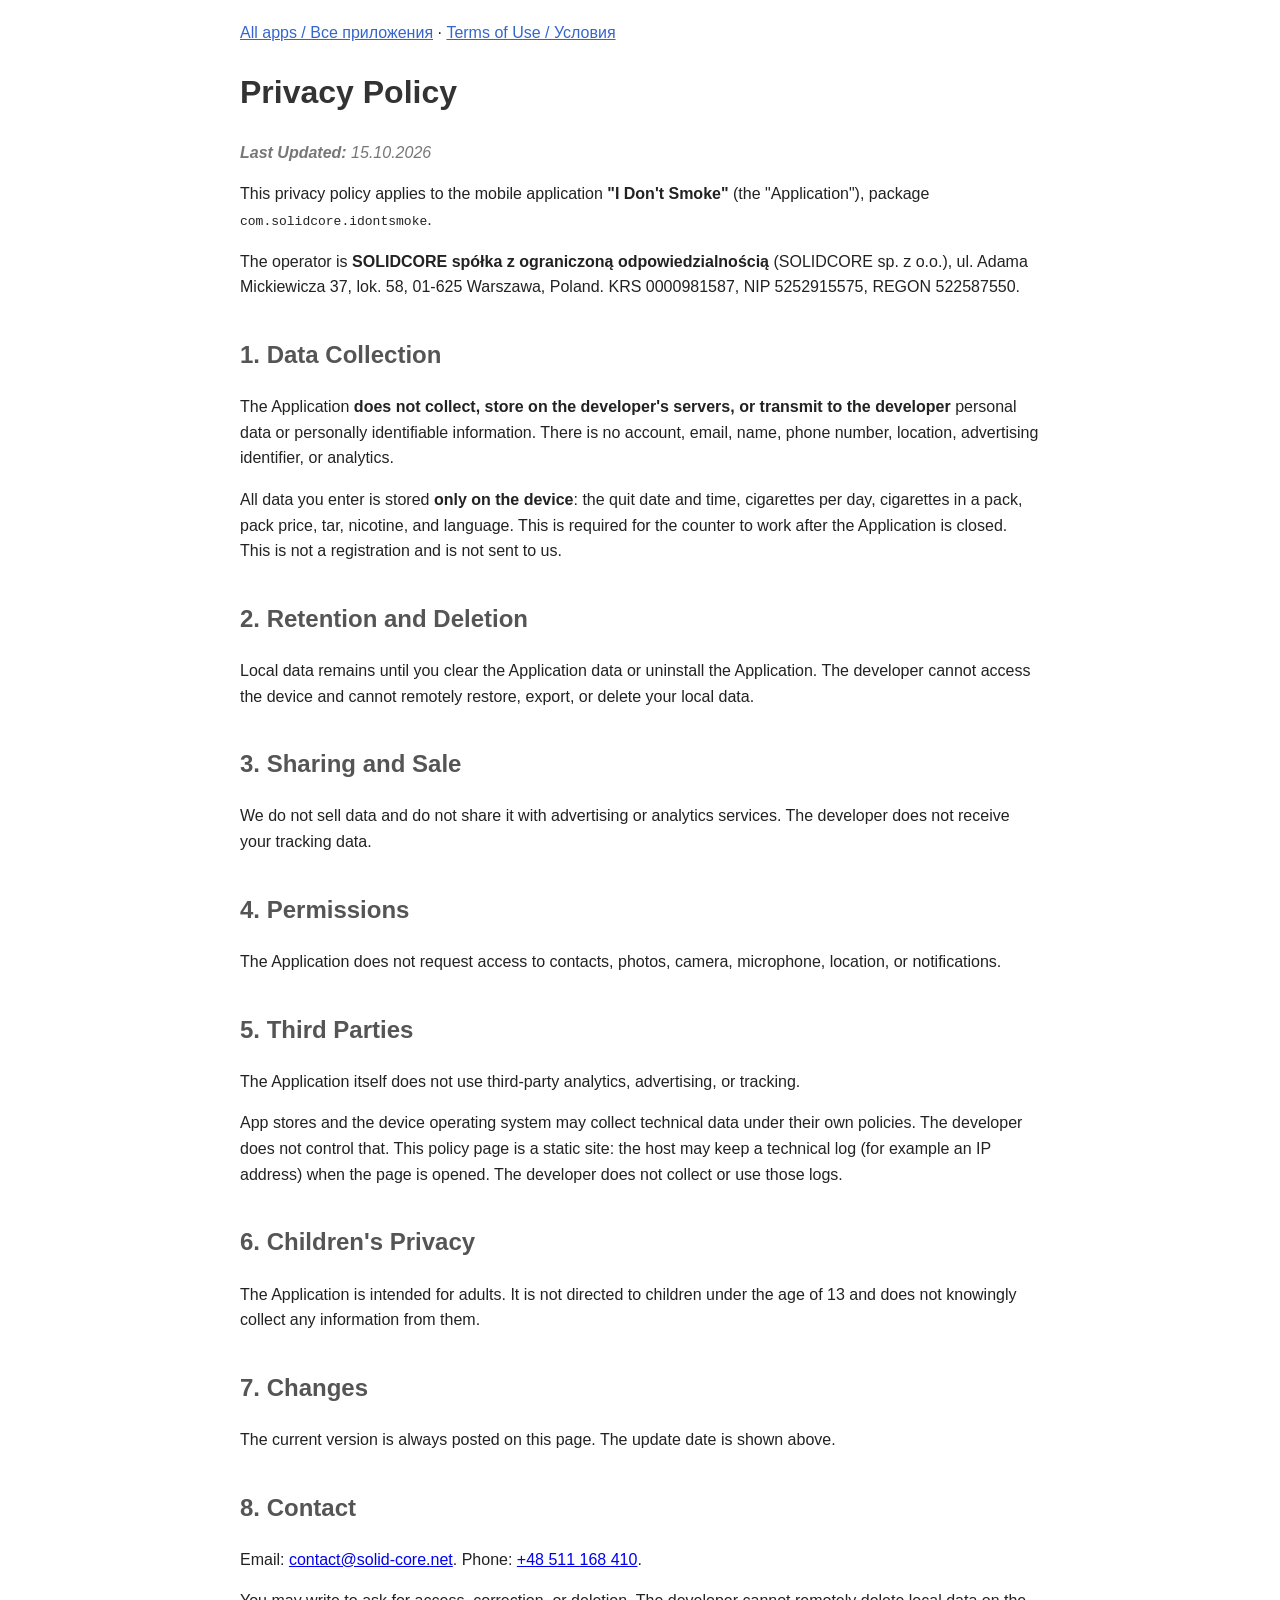
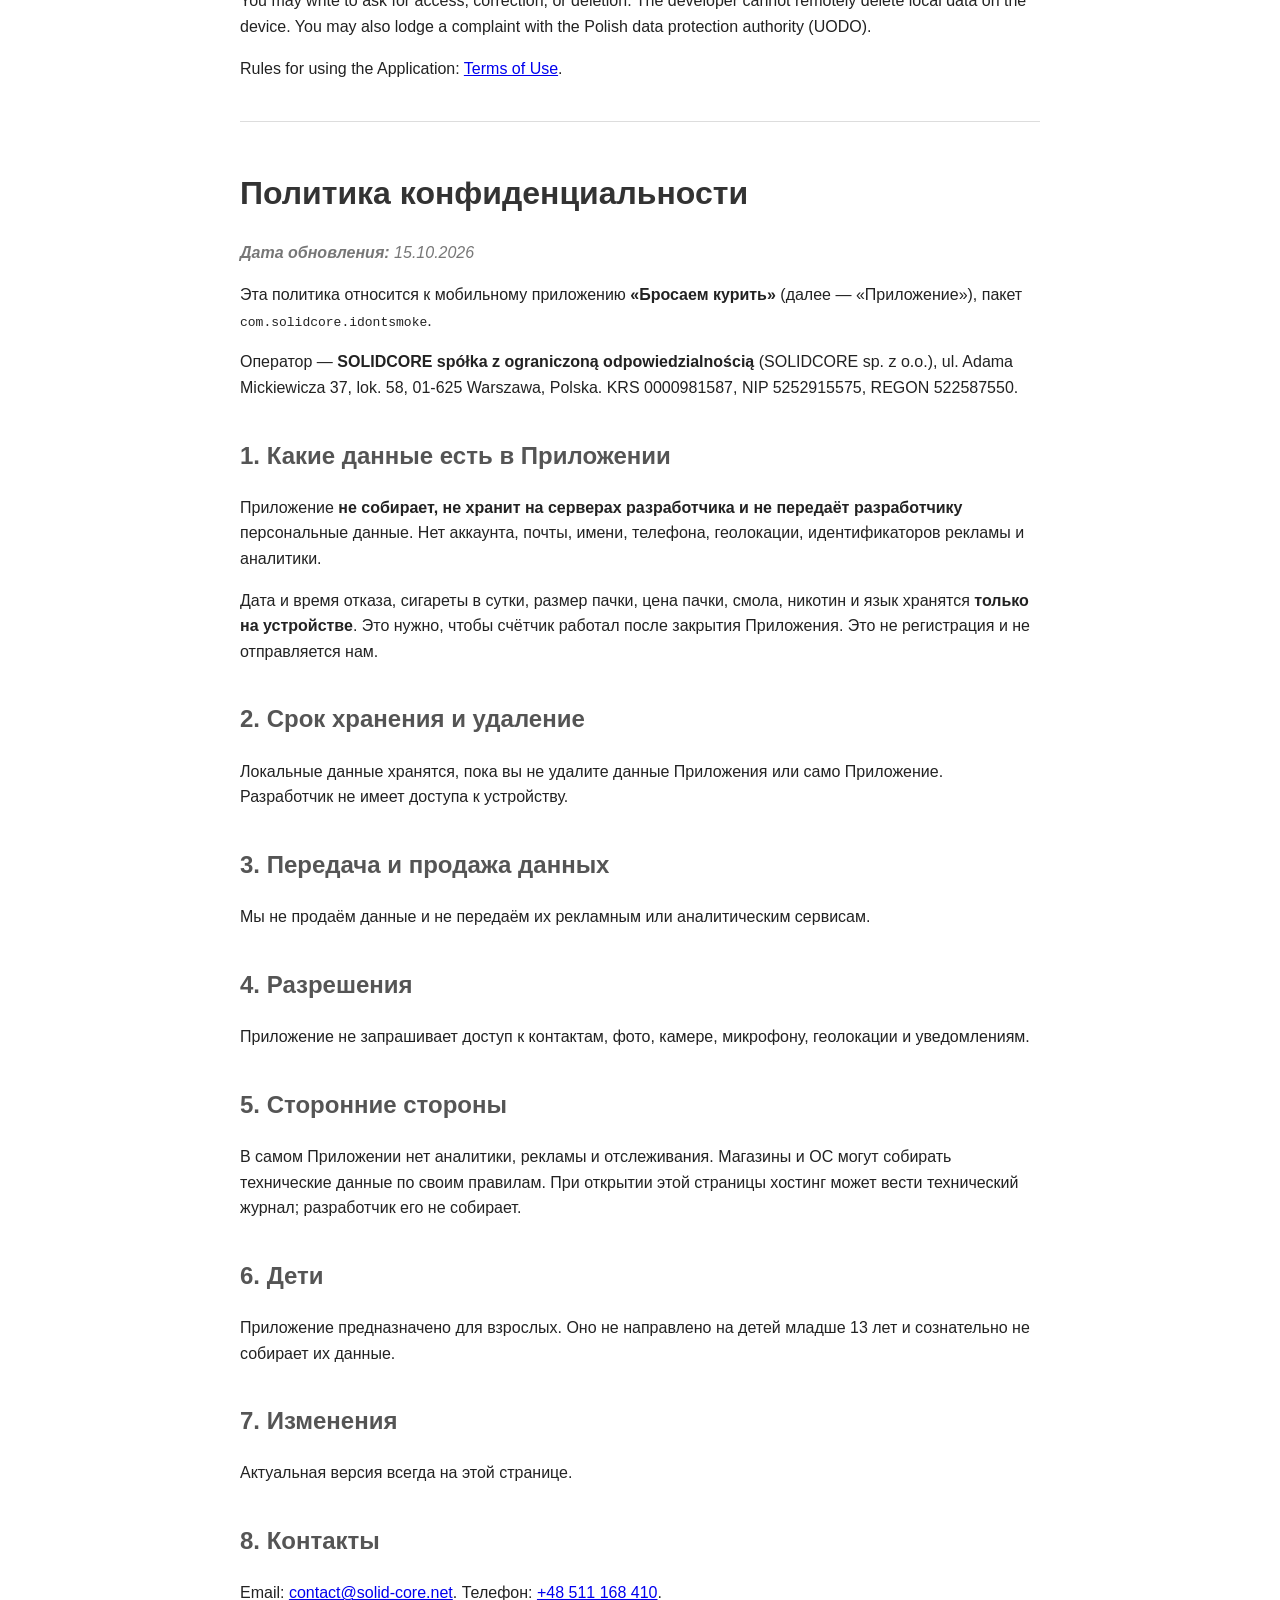
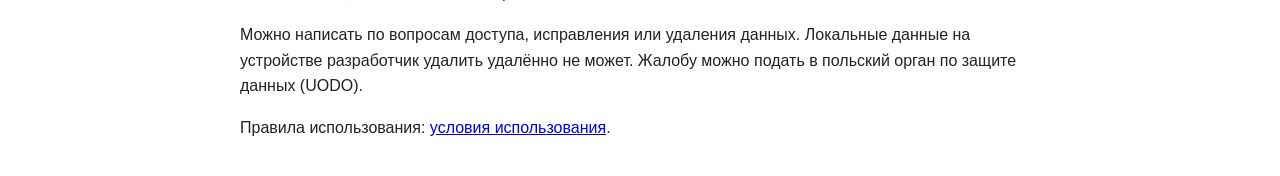
<file: stop-smoke/index.html>
<!DOCTYPE html>
<html lang="en">
<head>
  <meta charset="UTF-8">
  <meta name="viewport" content="width=device-width, initial-scale=1.0">
  <title>Privacy Policy - I Don't Smoke</title>
  <link rel="stylesheet" href="../styles.css">
</head>
<body>
  <nav>
    <a href="../">All apps / Все приложения</a>
    ·
    <a href="./terms.html">Terms of Use / Условия</a>
  </nav>

  <h1>Privacy Policy</h1>
  <p class="last-updated"><strong>Last Updated:</strong> 15.10.2026</p>
  <p>This privacy policy applies to the mobile application <strong>"I Don't Smoke"</strong> (the "Application"), package <code>com.solidcore.idontsmoke</code>.</p>
  <p>The operator is <strong>SOLIDCORE spółka z ograniczoną odpowiedzialnością</strong> (SOLIDCORE sp. z o.o.), ul. Adama Mickiewicza 37, lok. 58, 01-625 Warszawa, Poland. KRS 0000981587, NIP 5252915575, REGON 522587550.</p>

  <h2>1. Data Collection</h2>
  <p>The Application <strong>does not collect, store on the developer's servers, or transmit to the developer</strong> personal data or personally identifiable information. There is no account, email, name, phone number, location, advertising identifier, or analytics.</p>
  <p>All data you enter is stored <strong>only on the device</strong>: the quit date and time, cigarettes per day, cigarettes in a pack, pack price, tar, nicotine, and language. This is required for the counter to work after the Application is closed. This is not a registration and is not sent to us.</p>

  <h2>2. Retention and Deletion</h2>
  <p>Local data remains until you clear the Application data or uninstall the Application. The developer cannot access the device and cannot remotely restore, export, or delete your local data.</p>

  <h2>3. Sharing and Sale</h2>
  <p>We do not sell data and do not share it with advertising or analytics services. The developer does not receive your tracking data.</p>

  <h2>4. Permissions</h2>
  <p>The Application does not request access to contacts, photos, camera, microphone, location, or notifications.</p>

  <h2>5. Third Parties</h2>
  <p>The Application itself does not use third-party analytics, advertising, or tracking.</p>
  <p>App stores and the device operating system may collect technical data under their own policies. The developer does not control that. This policy page is a static site: the host may keep a technical log (for example an IP address) when the page is opened. The developer does not collect or use those logs.</p>

  <h2>6. Children's Privacy</h2>
  <p>The Application is intended for adults. It is not directed to children under the age of 13 and does not knowingly collect any information from them.</p>

  <h2>7. Changes</h2>
  <p>The current version is always posted on this page. The update date is shown above.</p>

  <h2>8. Contact</h2>
  <p>Email: <a href="mailto:contact@solid-core.net">contact@solid-core.net</a>. Phone: <a href="tel:+48511168410">+48 511 168 410</a>.</p>
  <p>You may write to ask for access, correction, or deletion. The developer cannot remotely delete local data on the device. You may also lodge a complaint with the Polish data protection authority (UODO).</p>
  <p>Rules for using the Application: <a href="./terms.html">Terms of Use</a>.</p>

  <div class="lang">
    <h1>Политика конфиденциальности</h1>
    <p class="last-updated"><strong>Дата обновления:</strong> 15.10.2026</p>
    <p>Эта политика относится к мобильному приложению <strong>«Бросаем курить»</strong> (далее — «Приложение»), пакет <code>com.solidcore.idontsmoke</code>.</p>
    <p>Оператор — <strong>SOLIDCORE spółka z ograniczoną odpowiedzialnością</strong> (SOLIDCORE sp. z o.o.), ul. Adama Mickiewicza 37, lok. 58, 01-625 Warszawa, Polska. KRS 0000981587, NIP 5252915575, REGON 522587550.</p>

    <h2>1. Какие данные есть в Приложении</h2>
    <p>Приложение <strong>не собирает, не хранит на серверах разработчика и не передаёт разработчику</strong> персональные данные. Нет аккаунта, почты, имени, телефона, геолокации, идентификаторов рекламы и аналитики.</p>
    <p>Дата и время отказа, сигареты в сутки, размер пачки, цена пачки, смола, никотин и язык хранятся <strong>только на устройстве</strong>. Это нужно, чтобы счётчик работал после закрытия Приложения. Это не регистрация и не отправляется нам.</p>

    <h2>2. Срок хранения и удаление</h2>
    <p>Локальные данные хранятся, пока вы не удалите данные Приложения или само Приложение. Разработчик не имеет доступа к устройству.</p>

    <h2>3. Передача и продажа данных</h2>
    <p>Мы не продаём данные и не передаём их рекламным или аналитическим сервисам.</p>

    <h2>4. Разрешения</h2>
    <p>Приложение не запрашивает доступ к контактам, фото, камере, микрофону, геолокации и уведомлениям.</p>

    <h2>5. Сторонние стороны</h2>
    <p>В самом Приложении нет аналитики, рекламы и отслеживания. Магазины и ОС могут собирать технические данные по своим правилам. При открытии этой страницы хостинг может вести технический журнал; разработчик его не собирает.</p>

    <h2>6. Дети</h2>
    <p>Приложение предназначено для взрослых. Оно не направлено на детей младше 13 лет и сознательно не собирает их данные.</p>

    <h2>7. Изменения</h2>
    <p>Актуальная версия всегда на этой странице.</p>

    <h2>8. Контакты</h2>
    <p>Email: <a href="mailto:contact@solid-core.net">contact@solid-core.net</a>. Телефон: <a href="tel:+48511168410">+48 511 168 410</a>.</p>
    <p>Можно написать по вопросам доступа, исправления или удаления данных. Локальные данные на устройстве разработчик удалить удалённо не может. Жалобу можно подать в польский орган по защите данных (UODO).</p>
    <p>Правила использования: <a href="./terms.html">условия использования</a>.</p>
  </div>
</body>
</html>
</file>
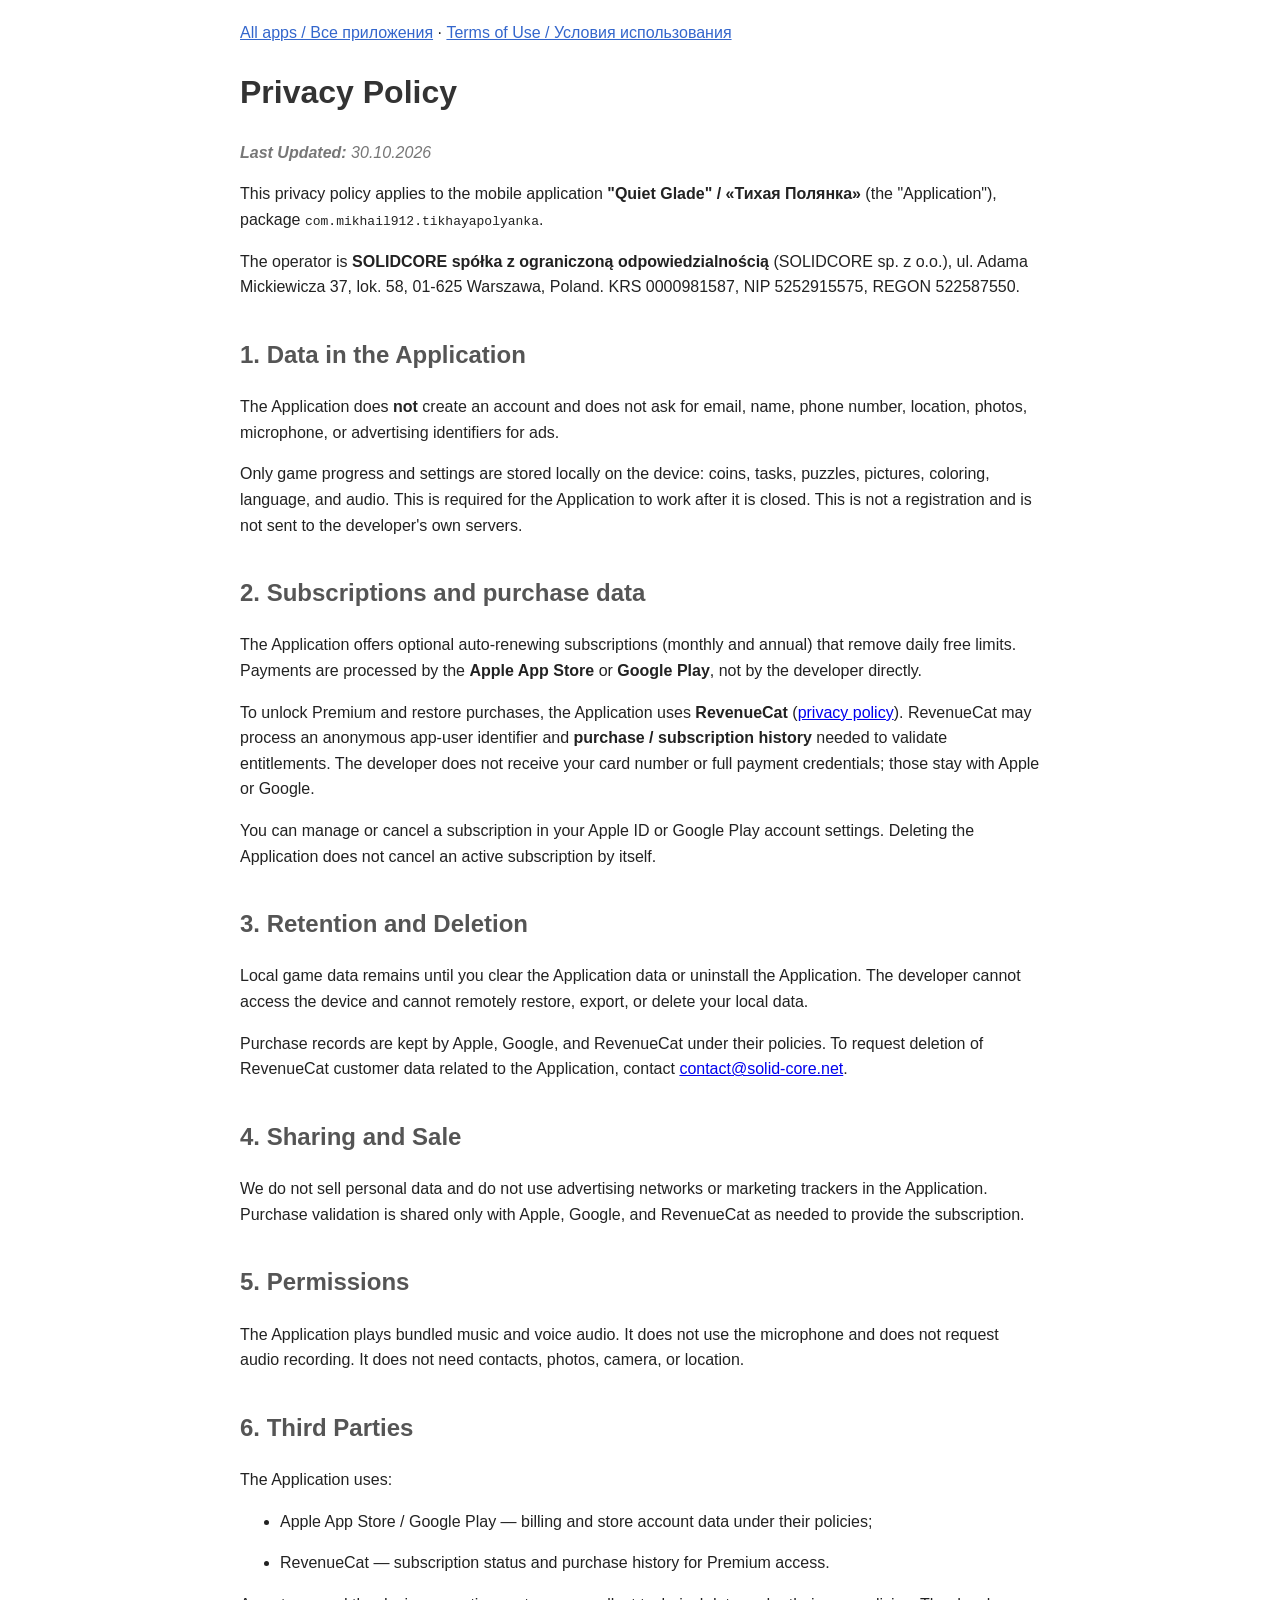
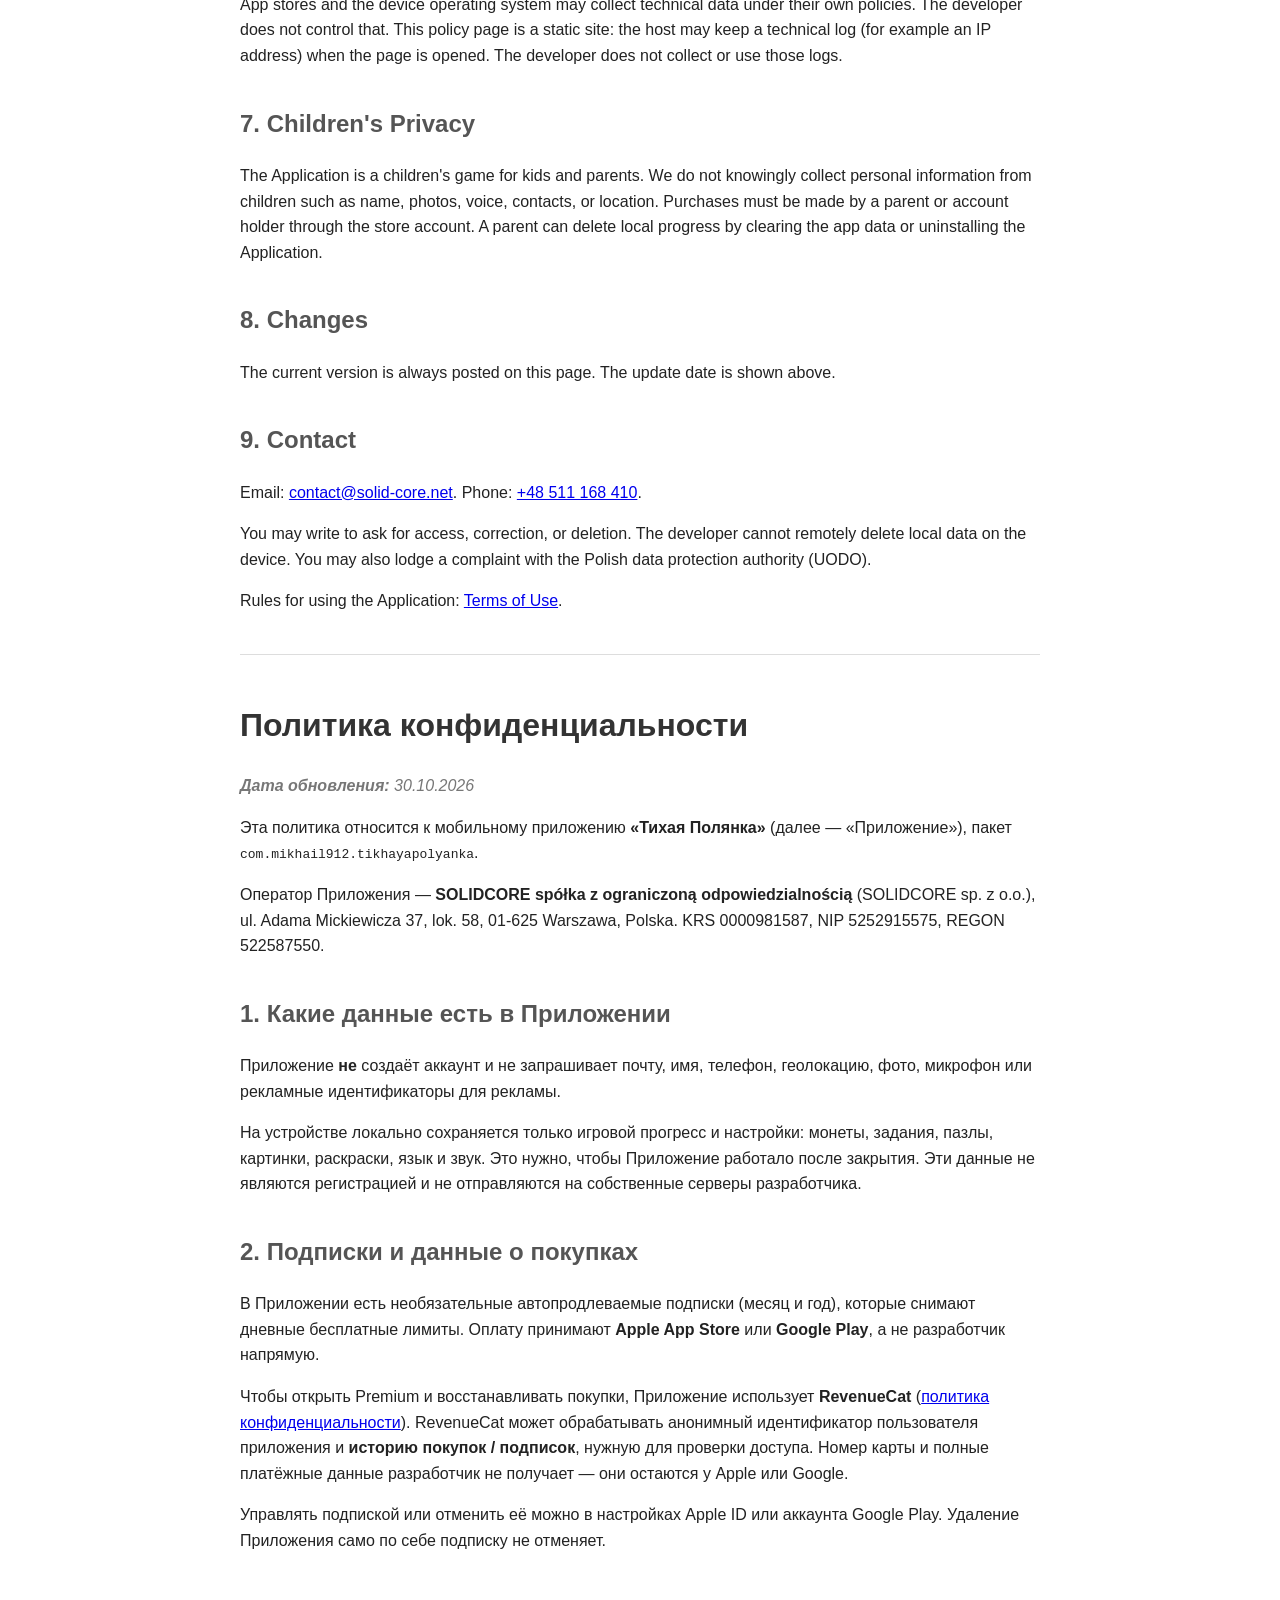
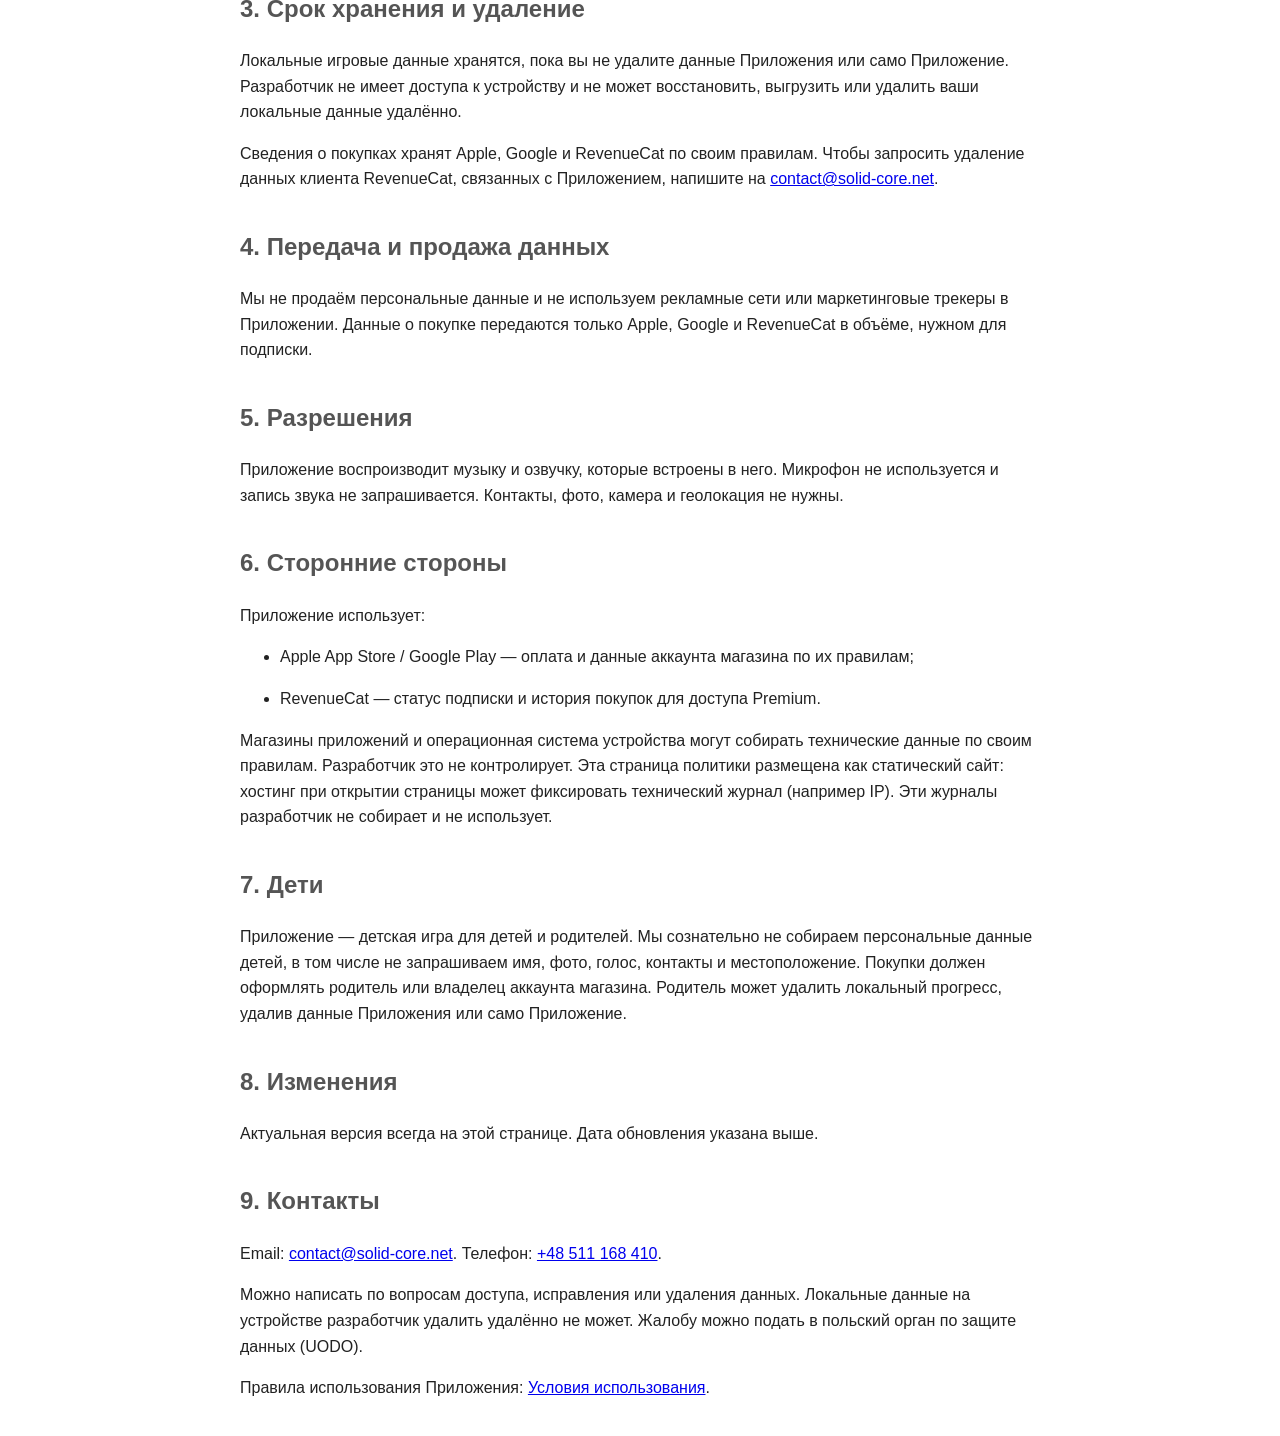
<file: tikhaya-polyanka/index.html>
<!DOCTYPE html>
<html lang="en">
<head>
  <meta charset="UTF-8">
  <meta name="viewport" content="width=device-width, initial-scale=1.0">
  <title>Privacy Policy - Тихая Полянка</title>
  <link rel="stylesheet" href="../styles.css">
</head>
<body>
  <nav>
    <a href="../">All apps / Все приложения</a>
    ·
    <a href="./terms.html">Terms of Use / Условия использования</a>
  </nav>

  <h1>Privacy Policy</h1>
  <p class="last-updated"><strong>Last Updated:</strong> 30.10.2026</p>
  <p>This privacy policy applies to the mobile application <strong>"Quiet Glade" / «Тихая Полянка»</strong> (the "Application"), package <code>com.mikhail912.tikhayapolyanka</code>.</p>
  <p>The operator is <strong>SOLIDCORE spółka z ograniczoną odpowiedzialnością</strong> (SOLIDCORE sp. z o.o.), ul. Adama Mickiewicza 37, lok. 58, 01-625 Warszawa, Poland. KRS 0000981587, NIP 5252915575, REGON 522587550.</p>

  <h2>1. Data in the Application</h2>
  <p>The Application does <strong>not</strong> create an account and does not ask for email, name, phone number, location, photos, microphone, or advertising identifiers for ads.</p>
  <p>Only game progress and settings are stored locally on the device: coins, tasks, puzzles, pictures, coloring, language, and audio. This is required for the Application to work after it is closed. This is not a registration and is not sent to the developer's own servers.</p>

  <h2>2. Subscriptions and purchase data</h2>
  <p>The Application offers optional auto-renewing subscriptions (monthly and annual) that remove daily free limits. Payments are processed by the <strong>Apple App Store</strong> or <strong>Google Play</strong>, not by the developer directly.</p>
  <p>To unlock Premium and restore purchases, the Application uses <strong>RevenueCat</strong> (<a href="https://www.revenuecat.com/privacy" rel="noopener noreferrer">privacy policy</a>). RevenueCat may process an anonymous app-user identifier and <strong>purchase / subscription history</strong> needed to validate entitlements. The developer does not receive your card number or full payment credentials; those stay with Apple or Google.</p>
  <p>You can manage or cancel a subscription in your Apple ID or Google Play account settings. Deleting the Application does not cancel an active subscription by itself.</p>

  <h2>3. Retention and Deletion</h2>
  <p>Local game data remains until you clear the Application data or uninstall the Application. The developer cannot access the device and cannot remotely restore, export, or delete your local data.</p>
  <p>Purchase records are kept by Apple, Google, and RevenueCat under their policies. To request deletion of RevenueCat customer data related to the Application, contact <a href="mailto:contact@solid-core.net">contact@solid-core.net</a>.</p>

  <h2>4. Sharing and Sale</h2>
  <p>We do not sell personal data and do not use advertising networks or marketing trackers in the Application. Purchase validation is shared only with Apple, Google, and RevenueCat as needed to provide the subscription.</p>

  <h2>5. Permissions</h2>
  <p>The Application plays bundled music and voice audio. It does not use the microphone and does not request audio recording. It does not need contacts, photos, camera, or location.</p>

  <h2>6. Third Parties</h2>
  <p>The Application uses:</p>
  <ul>
    <li>Apple App Store / Google Play — billing and store account data under their policies;</li>
    <li>RevenueCat — subscription status and purchase history for Premium access.</li>
  </ul>
  <p>App stores and the device operating system may collect technical data under their own policies. The developer does not control that. This policy page is a static site: the host may keep a technical log (for example an IP address) when the page is opened. The developer does not collect or use those logs.</p>

  <h2>7. Children's Privacy</h2>
  <p>The Application is a children's game for kids and parents. We do not knowingly collect personal information from children such as name, photos, voice, contacts, or location. Purchases must be made by a parent or account holder through the store account. A parent can delete local progress by clearing the app data or uninstalling the Application.</p>

  <h2>8. Changes</h2>
  <p>The current version is always posted on this page. The update date is shown above.</p>

  <h2>9. Contact</h2>
  <p>Email: <a href="mailto:contact@solid-core.net">contact@solid-core.net</a>. Phone: <a href="tel:+48511168410">+48 511 168 410</a>.</p>
  <p>You may write to ask for access, correction, or deletion. The developer cannot remotely delete local data on the device. You may also lodge a complaint with the Polish data protection authority (UODO).</p>
  <p>Rules for using the Application: <a href="./terms.html">Terms of Use</a>.</p>

  <div class="lang">
    <h1>Политика конфиденциальности</h1>
    <p class="last-updated"><strong>Дата обновления:</strong> 30.10.2026</p>
    <p>Эта политика относится к мобильному приложению <strong>«Тихая Полянка»</strong> (далее — «Приложение»), пакет <code>com.mikhail912.tikhayapolyanka</code>.</p>
    <p>Оператор Приложения — <strong>SOLIDCORE spółka z ograniczoną odpowiedzialnością</strong> (SOLIDCORE sp. z o.o.), ul. Adama Mickiewicza 37, lok. 58, 01-625 Warszawa, Polska. KRS 0000981587, NIP 5252915575, REGON 522587550.</p>

    <h2>1. Какие данные есть в Приложении</h2>
    <p>Приложение <strong>не</strong> создаёт аккаунт и не запрашивает почту, имя, телефон, геолокацию, фото, микрофон или рекламные идентификаторы для рекламы.</p>
    <p>На устройстве локально сохраняется только игровой прогресс и настройки: монеты, задания, пазлы, картинки, раскраски, язык и звук. Это нужно, чтобы Приложение работало после закрытия. Эти данные не являются регистрацией и не отправляются на собственные серверы разработчика.</p>

    <h2>2. Подписки и данные о покупках</h2>
    <p>В Приложении есть необязательные автопродлеваемые подписки (месяц и год), которые снимают дневные бесплатные лимиты. Оплату принимают <strong>Apple App Store</strong> или <strong>Google Play</strong>, а не разработчик напрямую.</p>
    <p>Чтобы открыть Premium и восстанавливать покупки, Приложение использует <strong>RevenueCat</strong> (<a href="https://www.revenuecat.com/privacy" rel="noopener noreferrer">политика конфиденциальности</a>). RevenueCat может обрабатывать анонимный идентификатор пользователя приложения и <strong>историю покупок / подписок</strong>, нужную для проверки доступа. Номер карты и полные платёжные данные разработчик не получает — они остаются у Apple или Google.</p>
    <p>Управлять подпиской или отменить её можно в настройках Apple ID или аккаунта Google Play. Удаление Приложения само по себе подписку не отменяет.</p>

    <h2>3. Срок хранения и удаление</h2>
    <p>Локальные игровые данные хранятся, пока вы не удалите данные Приложения или само Приложение. Разработчик не имеет доступа к устройству и не может восстановить, выгрузить или удалить ваши локальные данные удалённо.</p>
    <p>Сведения о покупках хранят Apple, Google и RevenueCat по своим правилам. Чтобы запросить удаление данных клиента RevenueCat, связанных с Приложением, напишите на <a href="mailto:contact@solid-core.net">contact@solid-core.net</a>.</p>

    <h2>4. Передача и продажа данных</h2>
    <p>Мы не продаём персональные данные и не используем рекламные сети или маркетинговые трекеры в Приложении. Данные о покупке передаются только Apple, Google и RevenueCat в объёме, нужном для подписки.</p>

    <h2>5. Разрешения</h2>
    <p>Приложение воспроизводит музыку и озвучку, которые встроены в него. Микрофон не используется и запись звука не запрашивается. Контакты, фото, камера и геолокация не нужны.</p>

    <h2>6. Сторонние стороны</h2>
    <p>Приложение использует:</p>
    <ul>
      <li>Apple App Store / Google Play — оплата и данные аккаунта магазина по их правилам;</li>
      <li>RevenueCat — статус подписки и история покупок для доступа Premium.</li>
    </ul>
    <p>Магазины приложений и операционная система устройства могут собирать технические данные по своим правилам. Разработчик это не контролирует. Эта страница политики размещена как статический сайт: хостинг при открытии страницы может фиксировать технический журнал (например IP). Эти журналы разработчик не собирает и не использует.</p>

    <h2>7. Дети</h2>
    <p>Приложение — детская игра для детей и родителей. Мы сознательно не собираем персональные данные детей, в том числе не запрашиваем имя, фото, голос, контакты и местоположение. Покупки должен оформлять родитель или владелец аккаунта магазина. Родитель может удалить локальный прогресс, удалив данные Приложения или само Приложение.</p>

    <h2>8. Изменения</h2>
    <p>Актуальная версия всегда на этой странице. Дата обновления указана выше.</p>

    <h2>9. Контакты</h2>
    <p>Email: <a href="mailto:contact@solid-core.net">contact@solid-core.net</a>. Телефон: <a href="tel:+48511168410">+48 511 168 410</a>.</p>
    <p>Можно написать по вопросам доступа, исправления или удаления данных. Локальные данные на устройстве разработчик удалить удалённо не может. Жалобу можно подать в польский орган по защите данных (UODO).</p>
    <p>Правила использования Приложения: <a href="./terms.html">Условия использования</a>.</p>
  </div>
</body>
</html>
</file>
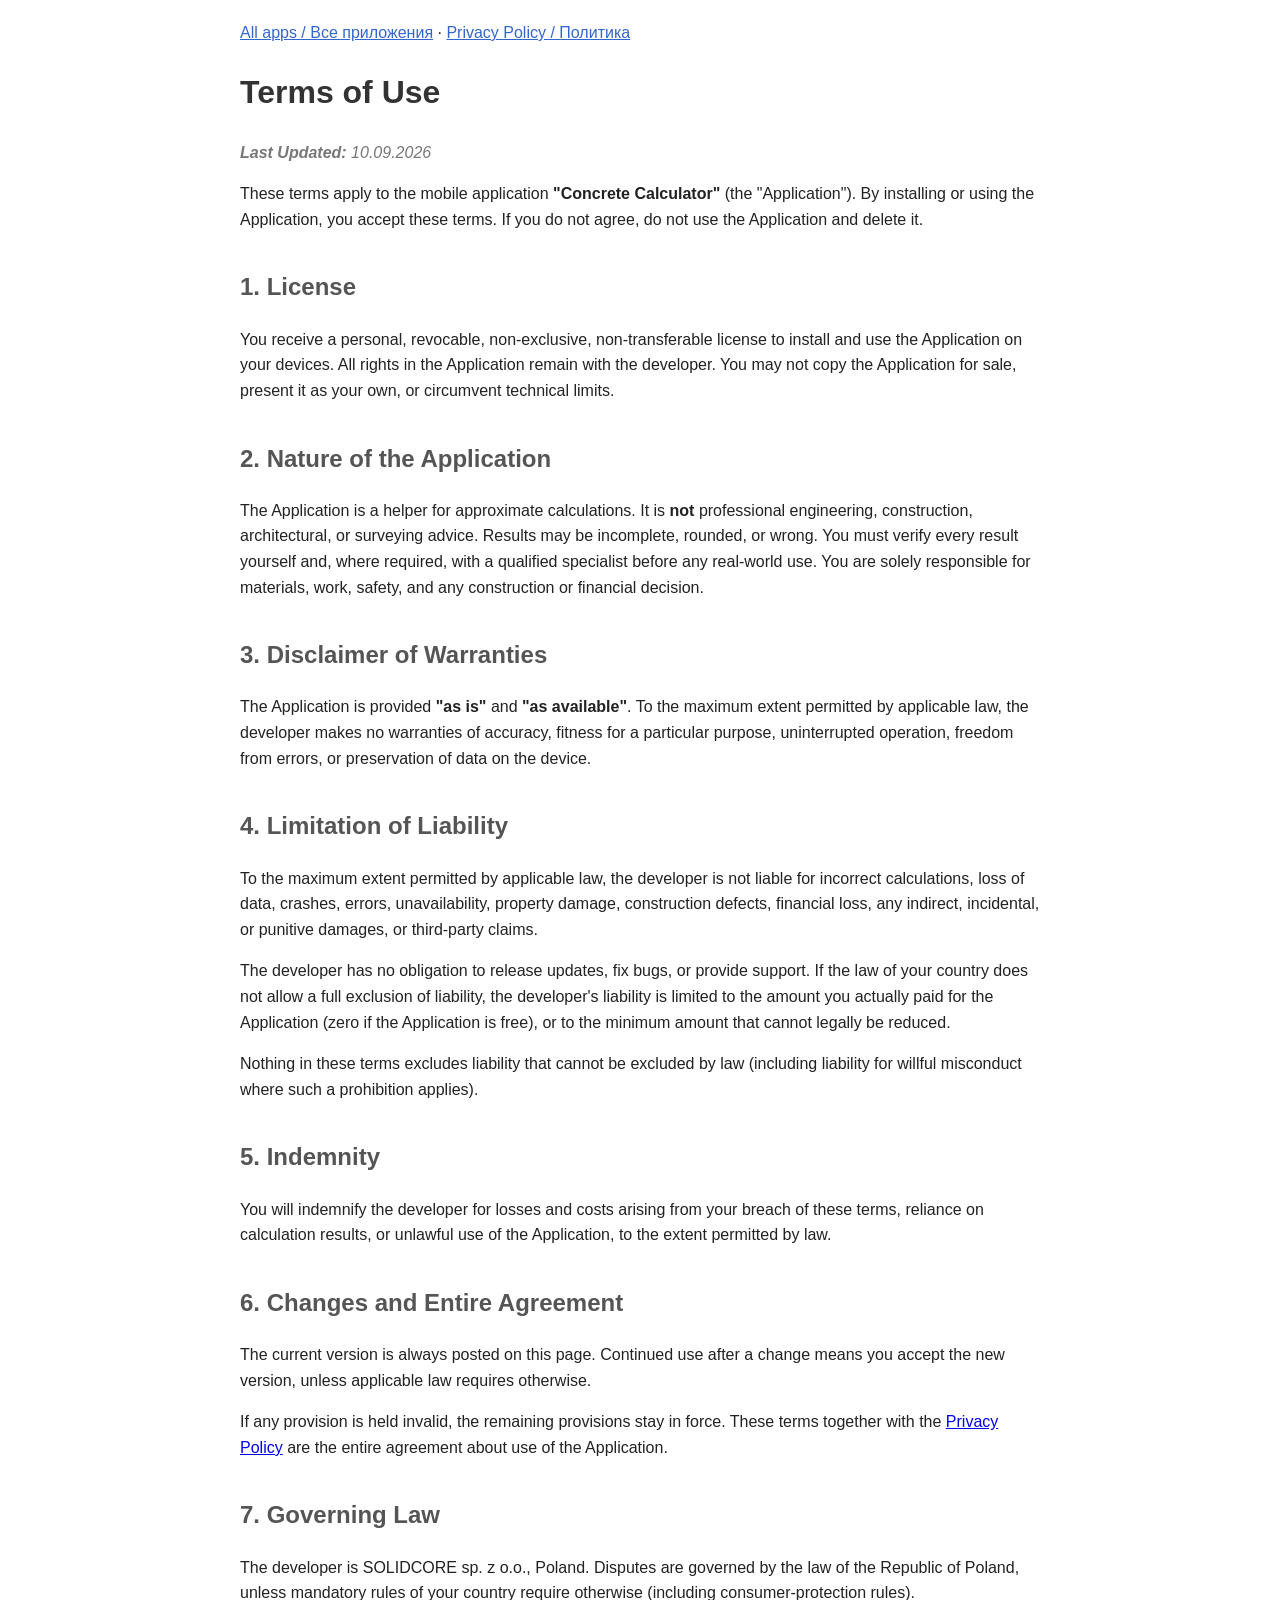
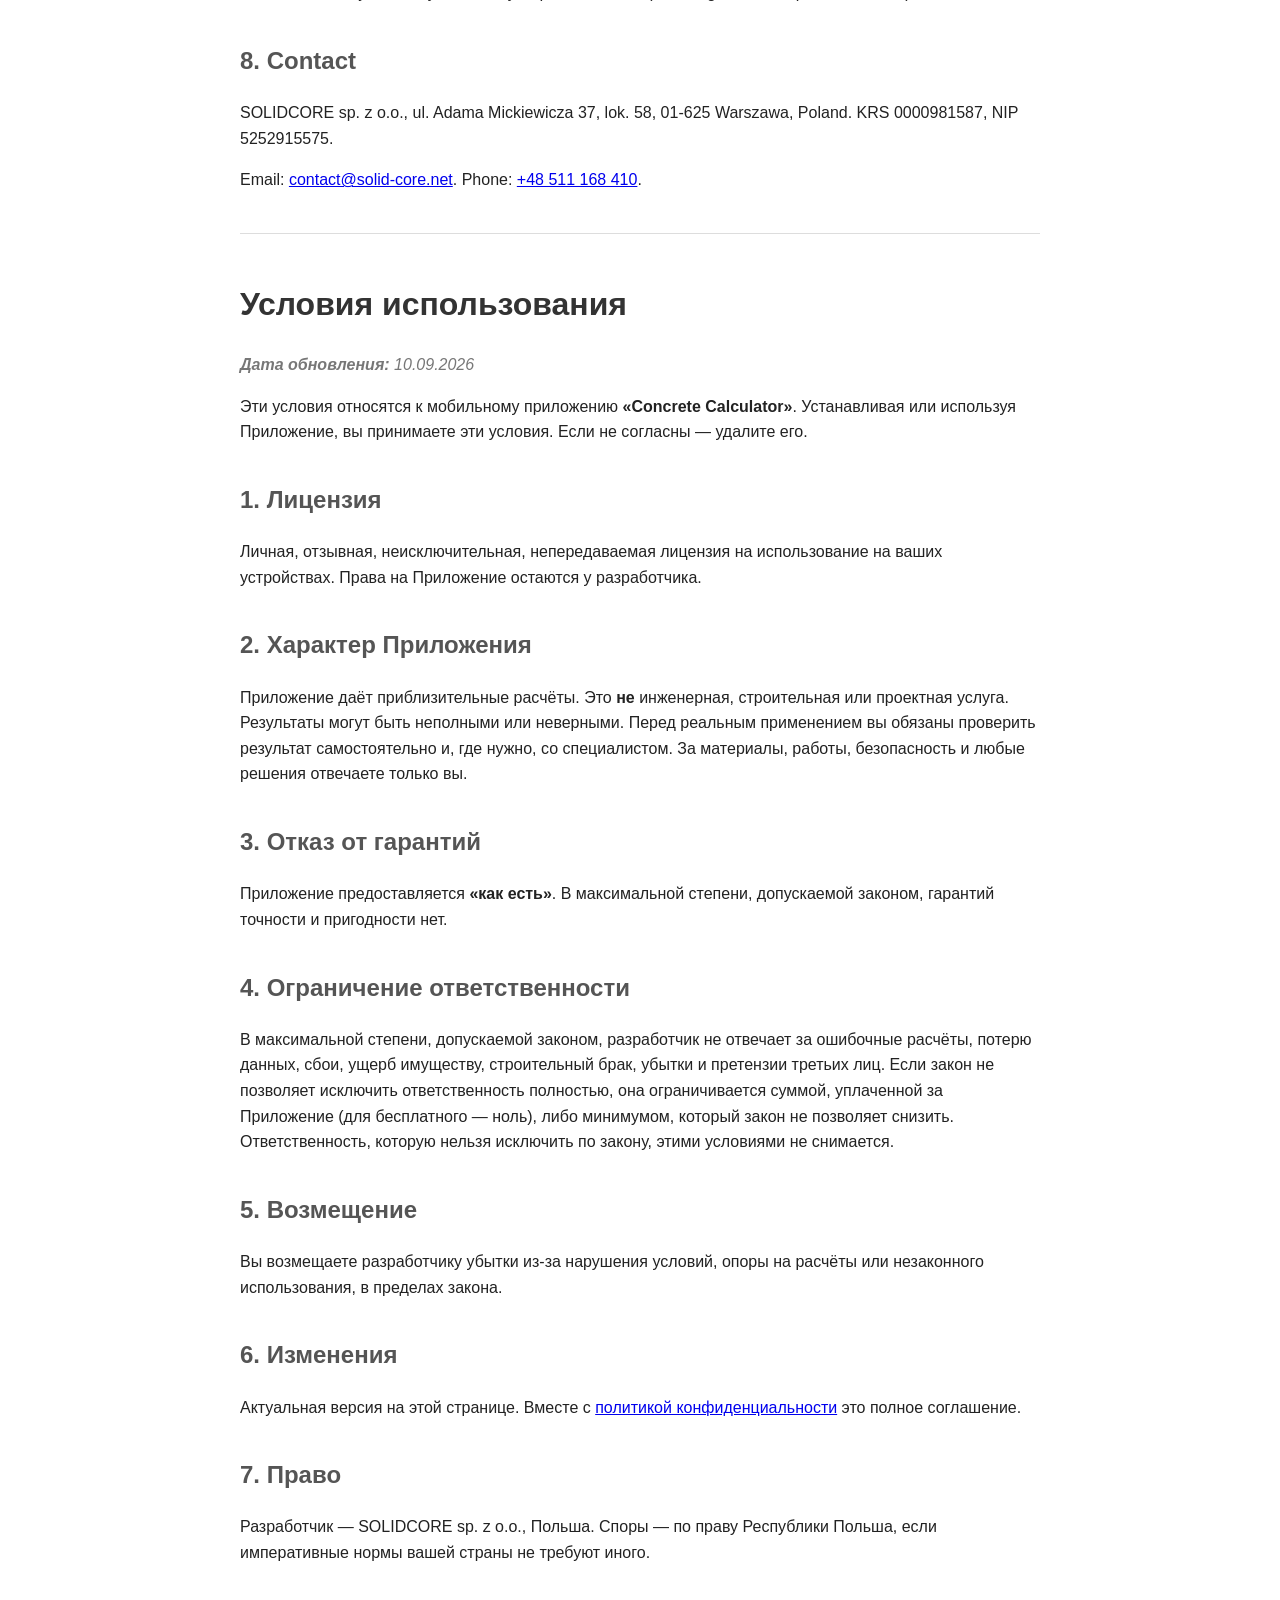
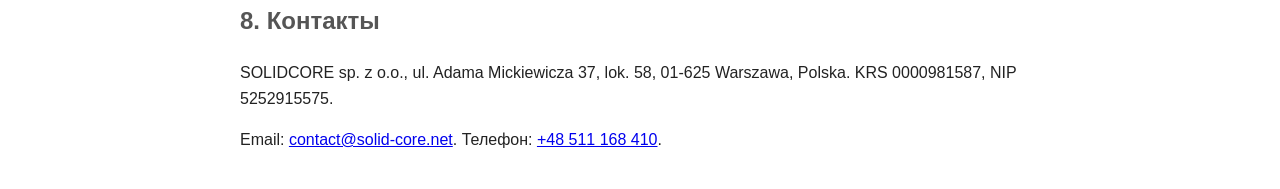
<file: concrete-calculator/terms.html>
<!DOCTYPE html>
<html lang="en">
<head>
  <meta charset="UTF-8">
  <meta name="viewport" content="width=device-width, initial-scale=1.0">
  <title>Terms of Use - Concrete Calculator</title>
  <link rel="stylesheet" href="../styles.css">
</head>
<body>
  <nav>
    <a href="../">All apps / Все приложения</a>
    ·
    <a href="./">Privacy Policy / Политика</a>
  </nav>

  <h1>Terms of Use</h1>
  <p class="last-updated"><strong>Last Updated:</strong> 10.09.2026</p>
  <p>These terms apply to the mobile application <strong>"Concrete Calculator"</strong> (the "Application"). By installing or using the Application, you accept these terms. If you do not agree, do not use the Application and delete it.</p>

  <h2>1. License</h2>
  <p>You receive a personal, revocable, non-exclusive, non-transferable license to install and use the Application on your devices. All rights in the Application remain with the developer. You may not copy the Application for sale, present it as your own, or circumvent technical limits.</p>

  <h2>2. Nature of the Application</h2>
  <p>The Application is a helper for approximate calculations. It is <strong>not</strong> professional engineering, construction, architectural, or surveying advice. Results may be incomplete, rounded, or wrong. You must verify every result yourself and, where required, with a qualified specialist before any real-world use. You are solely responsible for materials, work, safety, and any construction or financial decision.</p>

  <h2>3. Disclaimer of Warranties</h2>
  <p>The Application is provided <strong>"as is"</strong> and <strong>"as available"</strong>. To the maximum extent permitted by applicable law, the developer makes no warranties of accuracy, fitness for a particular purpose, uninterrupted operation, freedom from errors, or preservation of data on the device.</p>

  <h2>4. Limitation of Liability</h2>
  <p>To the maximum extent permitted by applicable law, the developer is not liable for incorrect calculations, loss of data, crashes, errors, unavailability, property damage, construction defects, financial loss, any indirect, incidental, or punitive damages, or third-party claims.</p>
  <p>The developer has no obligation to release updates, fix bugs, or provide support. If the law of your country does not allow a full exclusion of liability, the developer's liability is limited to the amount you actually paid for the Application (zero if the Application is free), or to the minimum amount that cannot legally be reduced.</p>
  <p>Nothing in these terms excludes liability that cannot be excluded by law (including liability for willful misconduct where such a prohibition applies).</p>

  <h2>5. Indemnity</h2>
  <p>You will indemnify the developer for losses and costs arising from your breach of these terms, reliance on calculation results, or unlawful use of the Application, to the extent permitted by law.</p>

  <h2>6. Changes and Entire Agreement</h2>
  <p>The current version is always posted on this page. Continued use after a change means you accept the new version, unless applicable law requires otherwise.</p>
  <p>If any provision is held invalid, the remaining provisions stay in force. These terms together with the <a href="./">Privacy Policy</a> are the entire agreement about use of the Application.</p>

  <h2>7. Governing Law</h2>
  <p>The developer is SOLIDCORE sp. z o.o., Poland. Disputes are governed by the law of the Republic of Poland, unless mandatory rules of your country require otherwise (including consumer-protection rules).</p>

  <h2>8. Contact</h2>
  <p>SOLIDCORE sp. z o.o., ul. Adama Mickiewicza 37, lok. 58, 01-625 Warszawa, Poland. KRS 0000981587, NIP 5252915575.</p>
  <p>Email: <a href="mailto:contact@solid-core.net">contact@solid-core.net</a>. Phone: <a href="tel:+48511168410">+48 511 168 410</a>.</p>

  <div class="lang">
    <h1>Условия использования</h1>
    <p class="last-updated"><strong>Дата обновления:</strong> 10.09.2026</p>
    <p>Эти условия относятся к мобильному приложению <strong>«Concrete Calculator»</strong>. Устанавливая или используя Приложение, вы принимаете эти условия. Если не согласны — удалите его.</p>

    <h2>1. Лицензия</h2>
    <p>Личная, отзывная, неисключительная, непередаваемая лицензия на использование на ваших устройствах. Права на Приложение остаются у разработчика.</p>

    <h2>2. Характер Приложения</h2>
    <p>Приложение даёт приблизительные расчёты. Это <strong>не</strong> инженерная, строительная или проектная услуга. Результаты могут быть неполными или неверными. Перед реальным применением вы обязаны проверить результат самостоятельно и, где нужно, со специалистом. За материалы, работы, безопасность и любые решения отвечаете только вы.</p>

    <h2>3. Отказ от гарантий</h2>
    <p>Приложение предоставляется <strong>«как есть»</strong>. В максимальной степени, допускаемой законом, гарантий точности и пригодности нет.</p>

    <h2>4. Ограничение ответственности</h2>
    <p>В максимальной степени, допускаемой законом, разработчик не отвечает за ошибочные расчёты, потерю данных, сбои, ущерб имуществу, строительный брак, убытки и претензии третьих лиц. Если закон не позволяет исключить ответственность полностью, она ограничивается суммой, уплаченной за Приложение (для бесплатного — ноль), либо минимумом, который закон не позволяет снизить. Ответственность, которую нельзя исключить по закону, этими условиями не снимается.</p>

    <h2>5. Возмещение</h2>
    <p>Вы возмещаете разработчику убытки из-за нарушения условий, опоры на расчёты или незаконного использования, в пределах закона.</p>

    <h2>6. Изменения</h2>
    <p>Актуальная версия на этой странице. Вместе с <a href="./">политикой конфиденциальности</a> это полное соглашение.</p>

    <h2>7. Право</h2>
    <p>Разработчик — SOLIDCORE sp. z o.o., Польша. Споры — по праву Республики Польша, если императивные нормы вашей страны не требуют иного.</p>

    <h2>8. Контакты</h2>
    <p>SOLIDCORE sp. z o.o., ul. Adama Mickiewicza 37, lok. 58, 01-625 Warszawa, Polska. KRS 0000981587, NIP 5252915575.</p>
    <p>Email: <a href="mailto:contact@solid-core.net">contact@solid-core.net</a>. Телефон: <a href="tel:+48511168410">+48 511 168 410</a>.</p>
  </div>
</body>
</html>
</file>
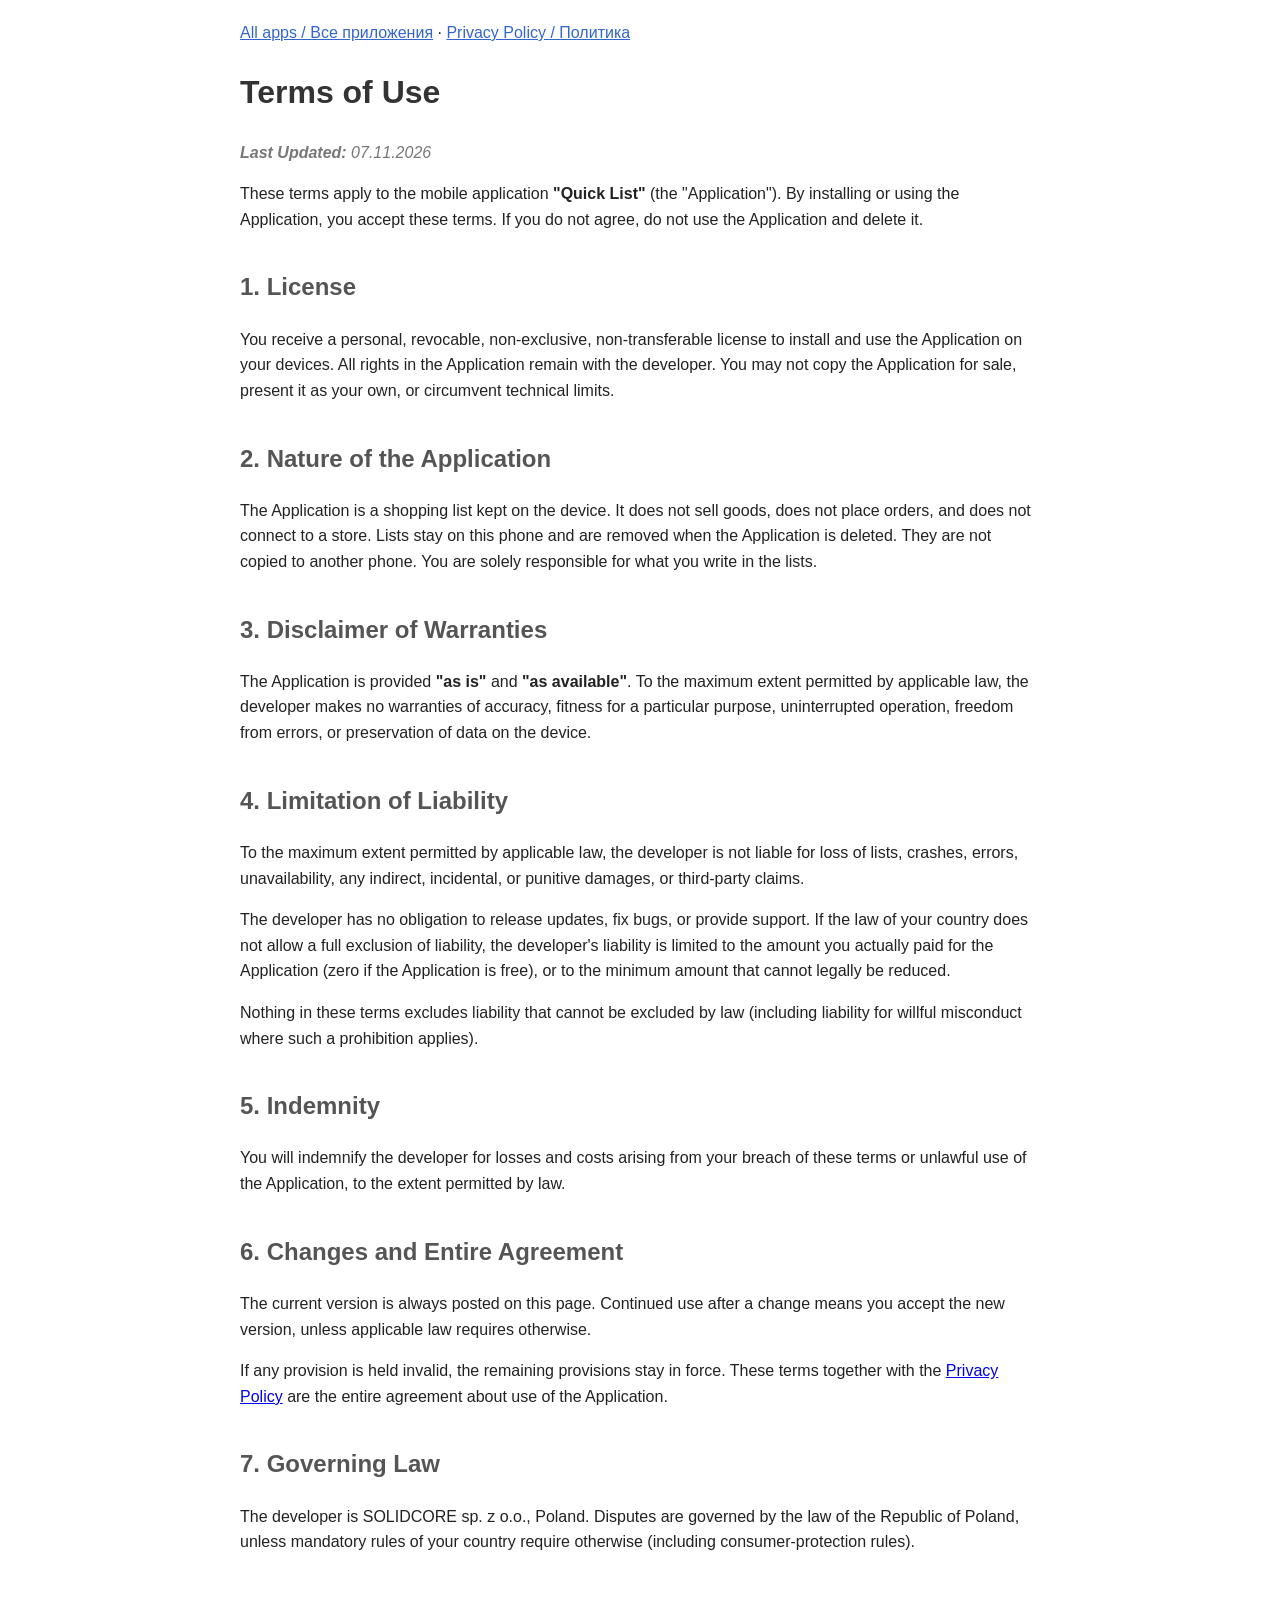
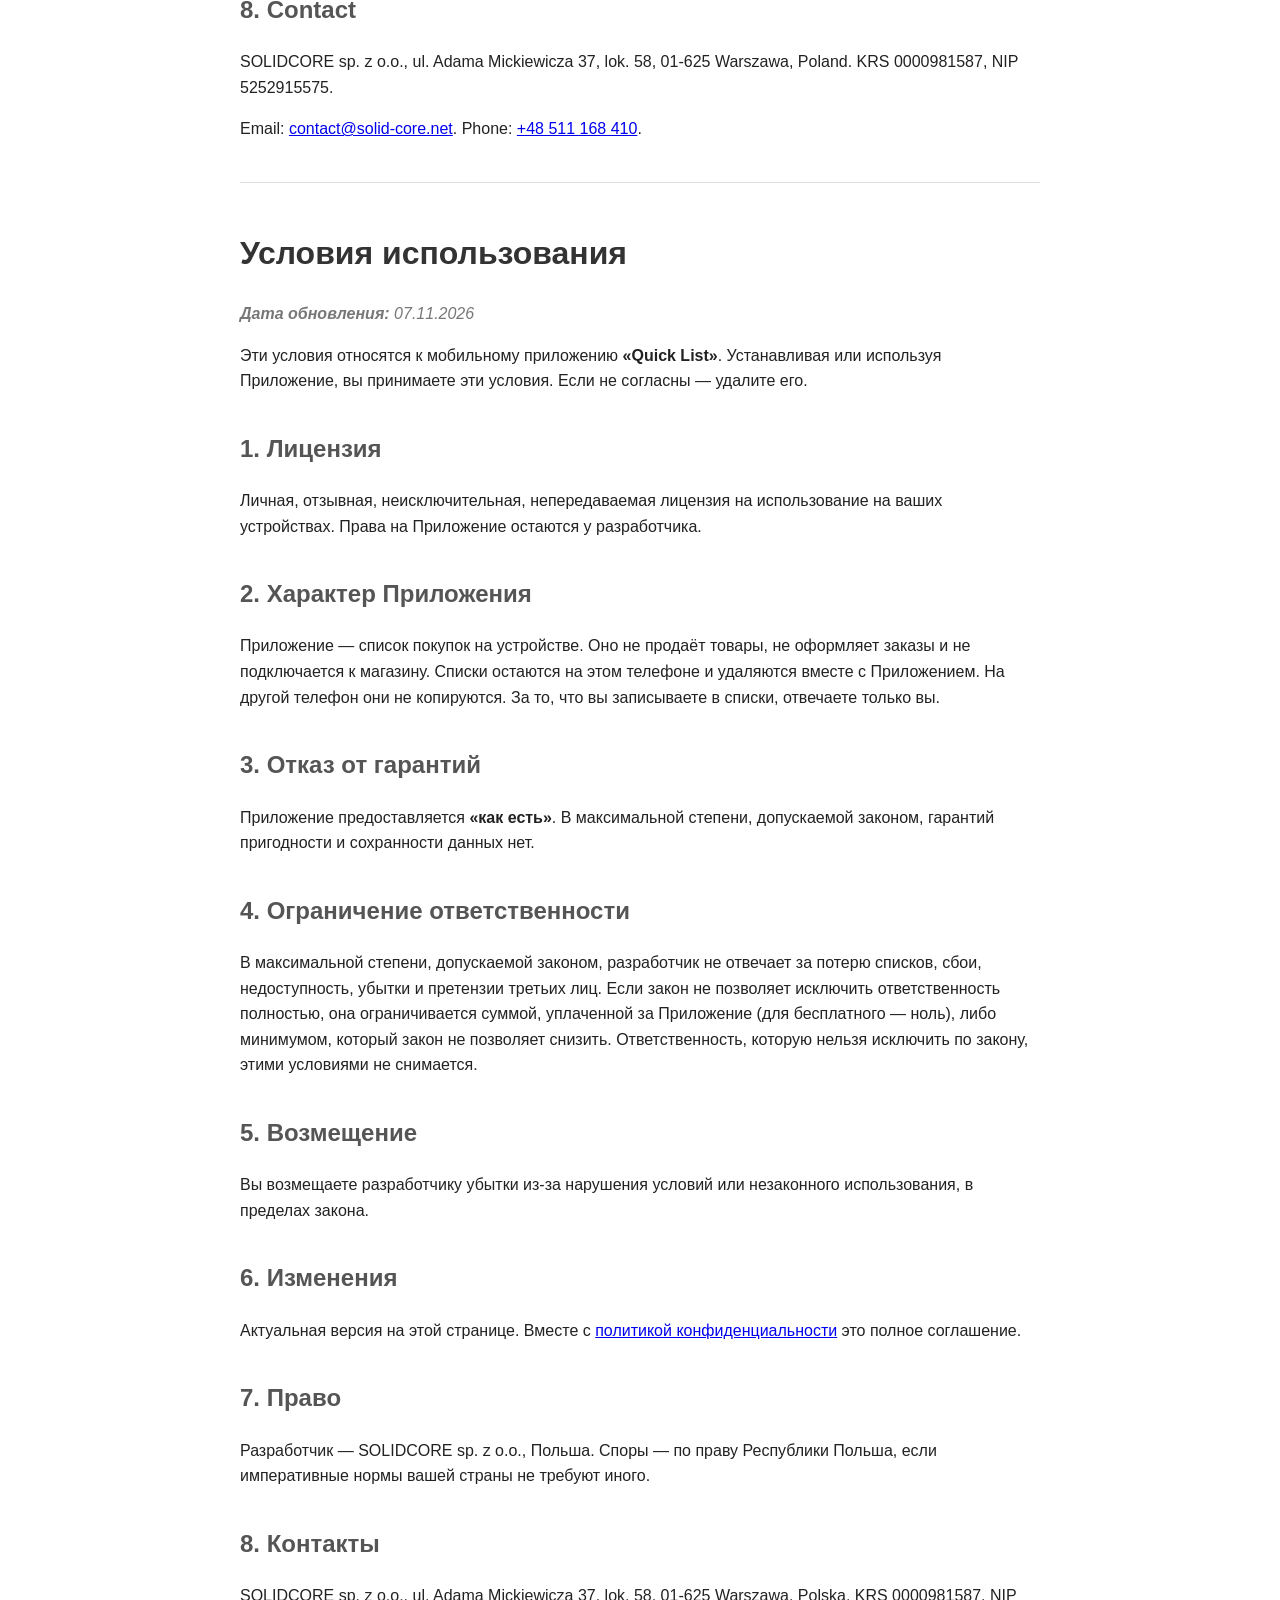
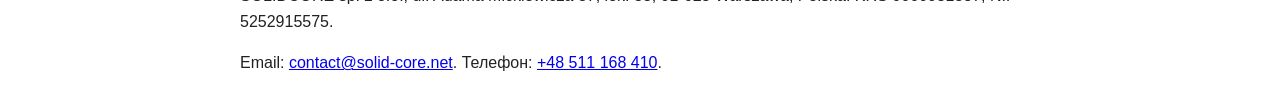
<file: quick-list/terms.html>
<!DOCTYPE html>
<html lang="en">
<head>
  <meta charset="UTF-8">
  <meta name="viewport" content="width=device-width, initial-scale=1.0">
  <title>Terms of Use - Quick List</title>
  <link rel="stylesheet" href="../styles.css">
</head>
<body>
  <nav>
    <a href="../">All apps / Все приложения</a>
    ·
    <a href="./">Privacy Policy / Политика</a>
  </nav>

  <h1>Terms of Use</h1>
  <p class="last-updated"><strong>Last Updated:</strong> 07.11.2026</p>
  <p>These terms apply to the mobile application <strong>"Quick List"</strong> (the "Application"). By installing or using the Application, you accept these terms. If you do not agree, do not use the Application and delete it.</p>

  <h2>1. License</h2>
  <p>You receive a personal, revocable, non-exclusive, non-transferable license to install and use the Application on your devices. All rights in the Application remain with the developer. You may not copy the Application for sale, present it as your own, or circumvent technical limits.</p>

  <h2>2. Nature of the Application</h2>
  <p>The Application is a shopping list kept on the device. It does not sell goods, does not place orders, and does not connect to a store. Lists stay on this phone and are removed when the Application is deleted. They are not copied to another phone. You are solely responsible for what you write in the lists.</p>

  <h2>3. Disclaimer of Warranties</h2>
  <p>The Application is provided <strong>"as is"</strong> and <strong>"as available"</strong>. To the maximum extent permitted by applicable law, the developer makes no warranties of accuracy, fitness for a particular purpose, uninterrupted operation, freedom from errors, or preservation of data on the device.</p>

  <h2>4. Limitation of Liability</h2>
  <p>To the maximum extent permitted by applicable law, the developer is not liable for loss of lists, crashes, errors, unavailability, any indirect, incidental, or punitive damages, or third-party claims.</p>
  <p>The developer has no obligation to release updates, fix bugs, or provide support. If the law of your country does not allow a full exclusion of liability, the developer's liability is limited to the amount you actually paid for the Application (zero if the Application is free), or to the minimum amount that cannot legally be reduced.</p>
  <p>Nothing in these terms excludes liability that cannot be excluded by law (including liability for willful misconduct where such a prohibition applies).</p>

  <h2>5. Indemnity</h2>
  <p>You will indemnify the developer for losses and costs arising from your breach of these terms or unlawful use of the Application, to the extent permitted by law.</p>

  <h2>6. Changes and Entire Agreement</h2>
  <p>The current version is always posted on this page. Continued use after a change means you accept the new version, unless applicable law requires otherwise.</p>
  <p>If any provision is held invalid, the remaining provisions stay in force. These terms together with the <a href="./">Privacy Policy</a> are the entire agreement about use of the Application.</p>

  <h2>7. Governing Law</h2>
  <p>The developer is SOLIDCORE sp. z o.o., Poland. Disputes are governed by the law of the Republic of Poland, unless mandatory rules of your country require otherwise (including consumer-protection rules).</p>

  <h2>8. Contact</h2>
  <p>SOLIDCORE sp. z o.o., ul. Adama Mickiewicza 37, lok. 58, 01-625 Warszawa, Poland. KRS 0000981587, NIP 5252915575.</p>
  <p>Email: <a href="mailto:contact@solid-core.net">contact@solid-core.net</a>. Phone: <a href="tel:+48511168410">+48 511 168 410</a>.</p>

  <div class="lang">
    <h1>Условия использования</h1>
    <p class="last-updated"><strong>Дата обновления:</strong> 07.11.2026</p>
    <p>Эти условия относятся к мобильному приложению <strong>«Quick List»</strong>. Устанавливая или используя Приложение, вы принимаете эти условия. Если не согласны — удалите его.</p>

    <h2>1. Лицензия</h2>
    <p>Личная, отзывная, неисключительная, непередаваемая лицензия на использование на ваших устройствах. Права на Приложение остаются у разработчика.</p>

    <h2>2. Характер Приложения</h2>
    <p>Приложение — список покупок на устройстве. Оно не продаёт товары, не оформляет заказы и не подключается к магазину. Списки остаются на этом телефоне и удаляются вместе с Приложением. На другой телефон они не копируются. За то, что вы записываете в списки, отвечаете только вы.</p>

    <h2>3. Отказ от гарантий</h2>
    <p>Приложение предоставляется <strong>«как есть»</strong>. В максимальной степени, допускаемой законом, гарантий пригодности и сохранности данных нет.</p>

    <h2>4. Ограничение ответственности</h2>
    <p>В максимальной степени, допускаемой законом, разработчик не отвечает за потерю списков, сбои, недоступность, убытки и претензии третьих лиц. Если закон не позволяет исключить ответственность полностью, она ограничивается суммой, уплаченной за Приложение (для бесплатного — ноль), либо минимумом, который закон не позволяет снизить. Ответственность, которую нельзя исключить по закону, этими условиями не снимается.</p>

    <h2>5. Возмещение</h2>
    <p>Вы возмещаете разработчику убытки из-за нарушения условий или незаконного использования, в пределах закона.</p>

    <h2>6. Изменения</h2>
    <p>Актуальная версия на этой странице. Вместе с <a href="./">политикой конфиденциальности</a> это полное соглашение.</p>

    <h2>7. Право</h2>
    <p>Разработчик — SOLIDCORE sp. z o.o., Польша. Споры — по праву Республики Польша, если императивные нормы вашей страны не требуют иного.</p>

    <h2>8. Контакты</h2>
    <p>SOLIDCORE sp. z o.o., ul. Adama Mickiewicza 37, lok. 58, 01-625 Warszawa, Polska. KRS 0000981587, NIP 5252915575.</p>
    <p>Email: <a href="mailto:contact@solid-core.net">contact@solid-core.net</a>. Телефон: <a href="tel:+48511168410">+48 511 168 410</a>.</p>
  </div>
</body>
</html>
</file>
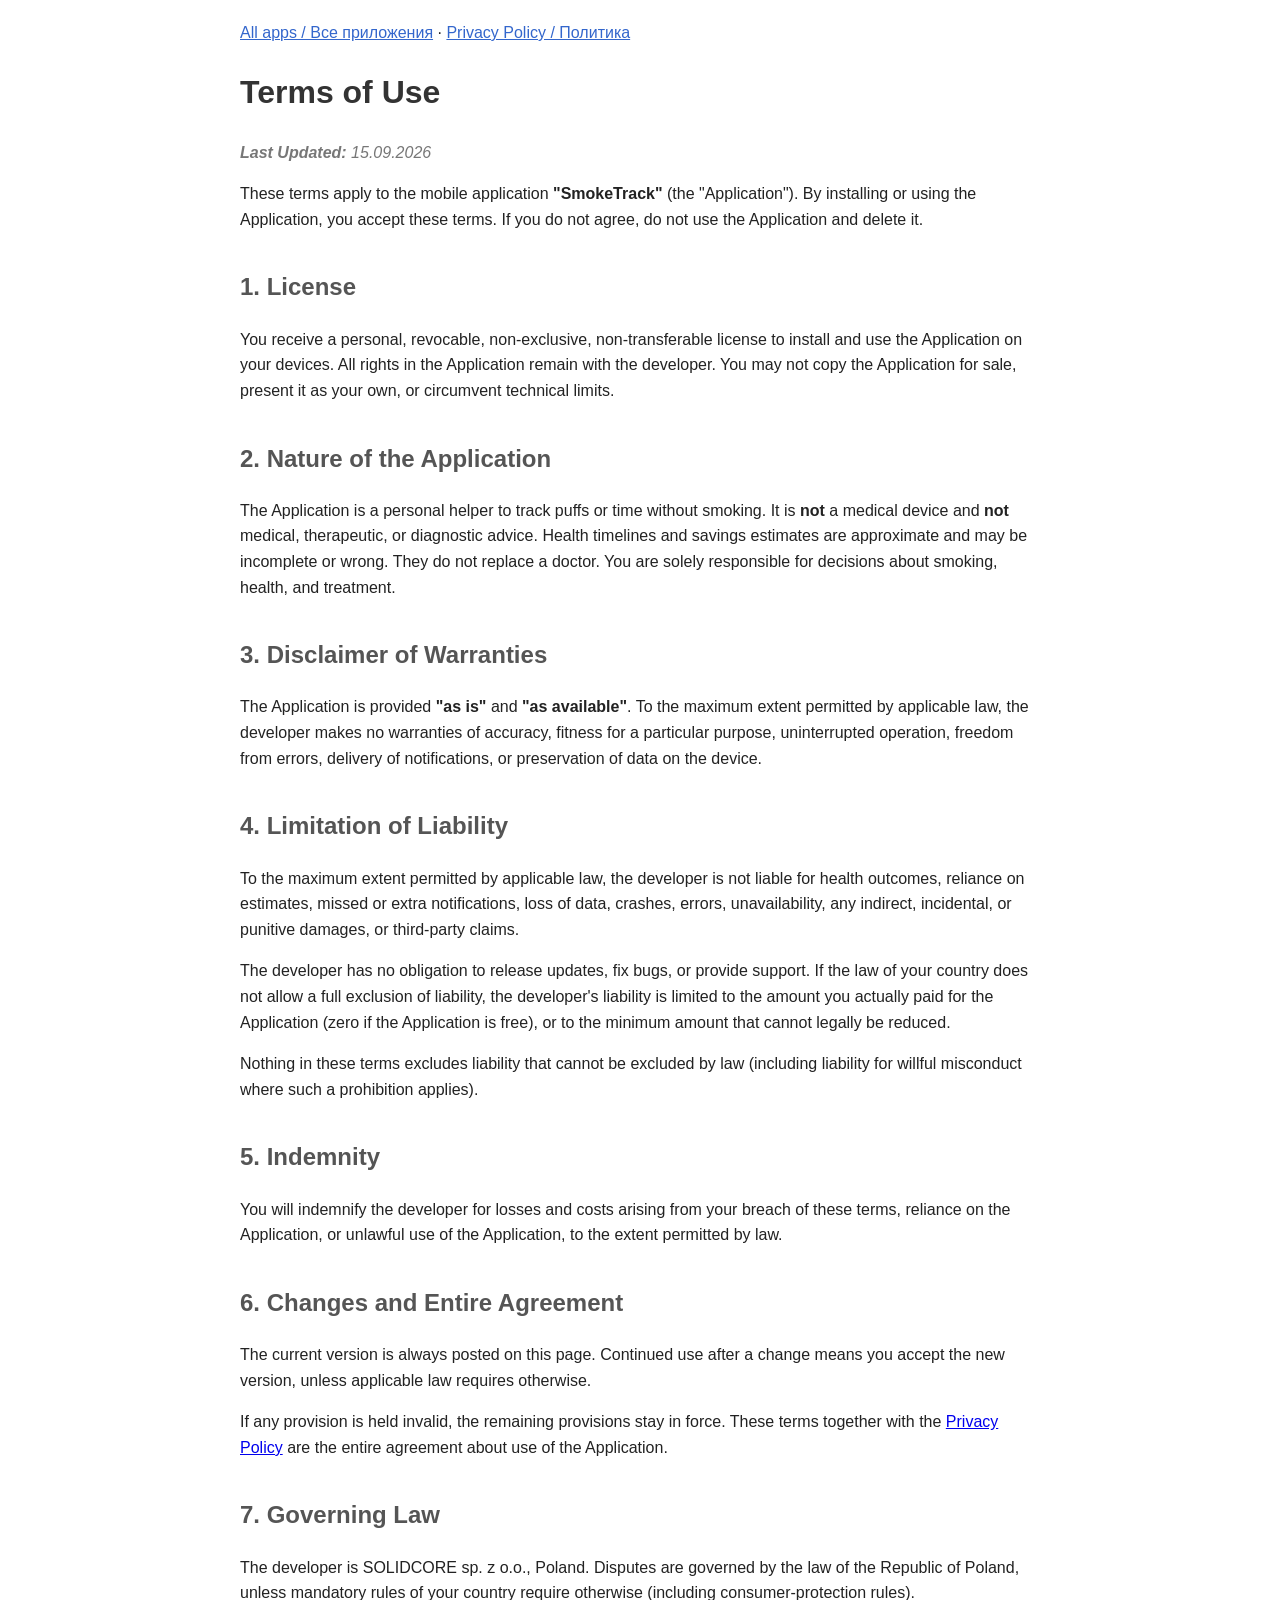
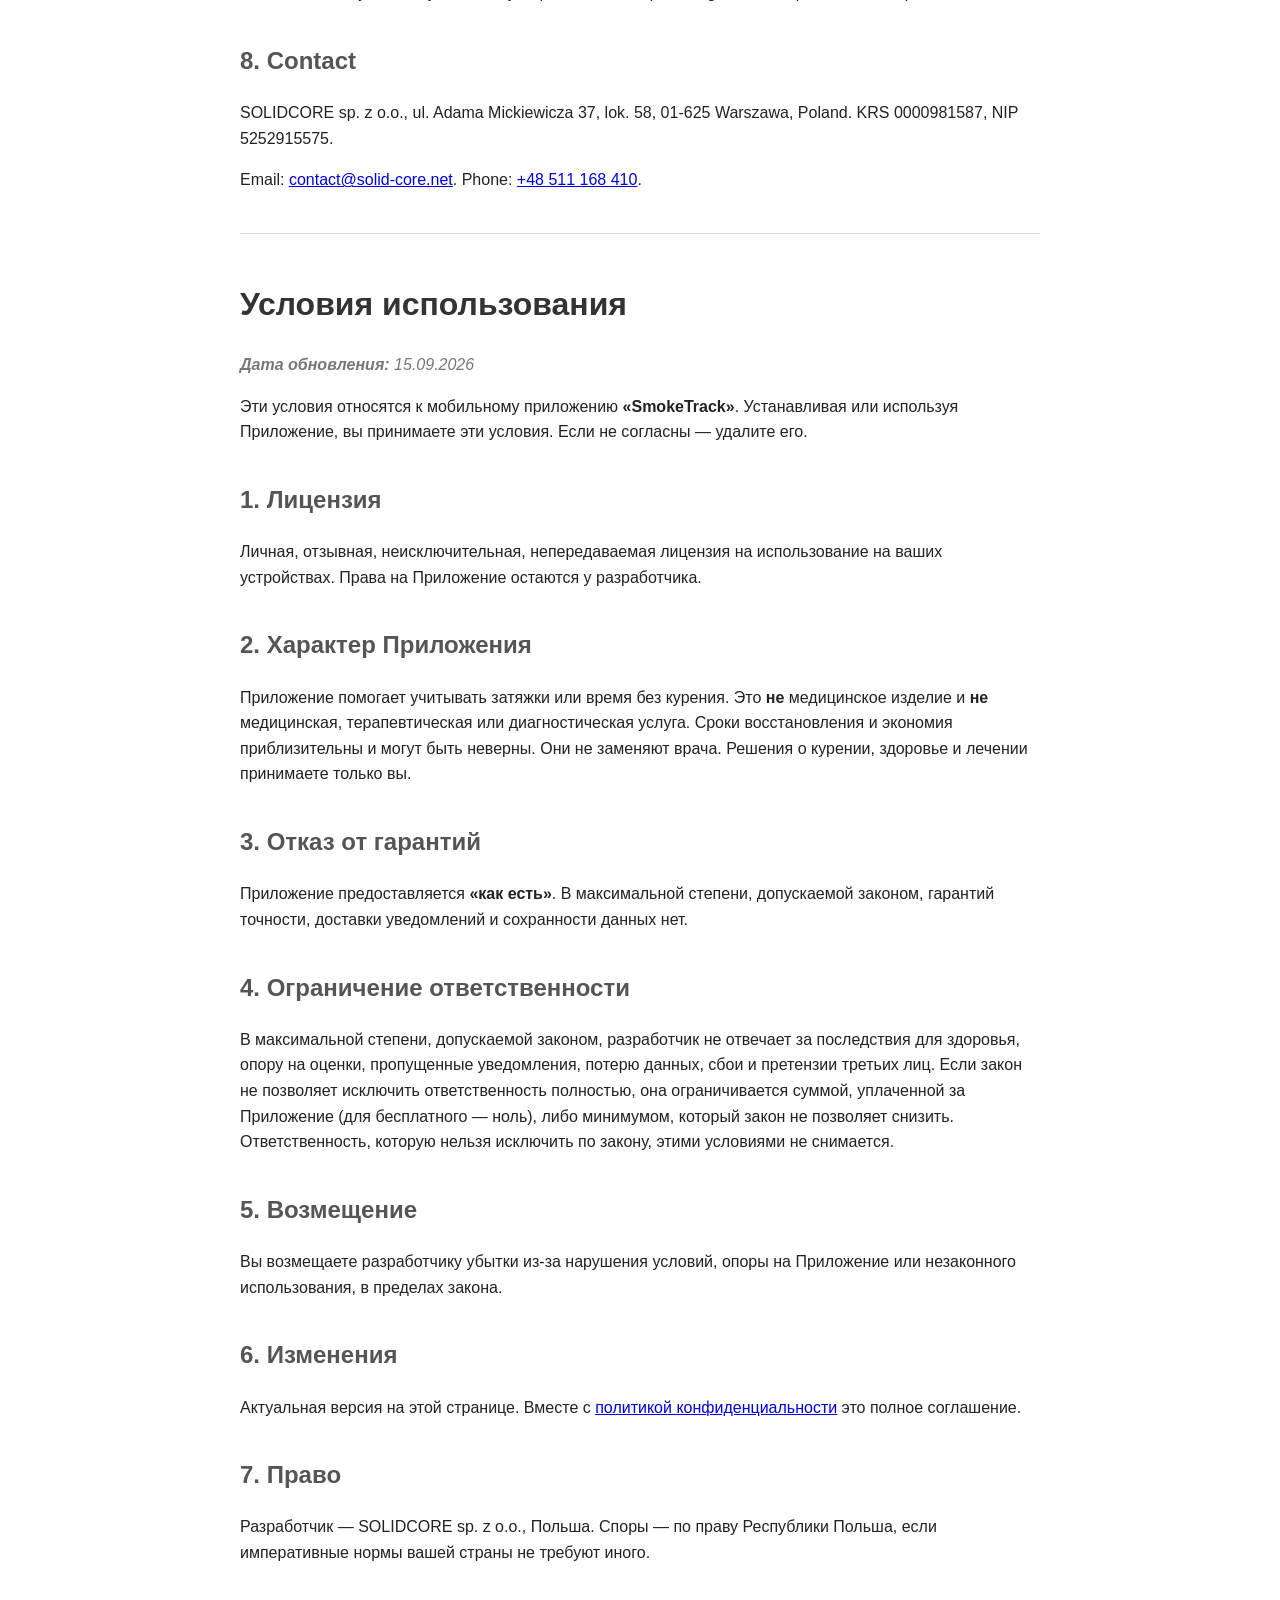
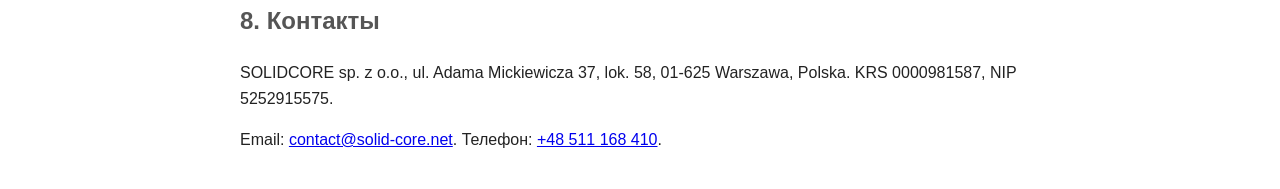
<file: smoketrack/terms.html>
<!DOCTYPE html>
<html lang="en">
<head>
  <meta charset="UTF-8">
  <meta name="viewport" content="width=device-width, initial-scale=1.0">
  <title>Terms of Use - SmokeTrack</title>
  <link rel="stylesheet" href="../styles.css">
</head>
<body>
  <nav>
    <a href="../">All apps / Все приложения</a>
    ·
    <a href="./">Privacy Policy / Политика</a>
  </nav>

  <h1>Terms of Use</h1>
  <p class="last-updated"><strong>Last Updated:</strong> 15.09.2026</p>
  <p>These terms apply to the mobile application <strong>"SmokeTrack"</strong> (the "Application"). By installing or using the Application, you accept these terms. If you do not agree, do not use the Application and delete it.</p>

  <h2>1. License</h2>
  <p>You receive a personal, revocable, non-exclusive, non-transferable license to install and use the Application on your devices. All rights in the Application remain with the developer. You may not copy the Application for sale, present it as your own, or circumvent technical limits.</p>

  <h2>2. Nature of the Application</h2>
  <p>The Application is a personal helper to track puffs or time without smoking. It is <strong>not</strong> a medical device and <strong>not</strong> medical, therapeutic, or diagnostic advice. Health timelines and savings estimates are approximate and may be incomplete or wrong. They do not replace a doctor. You are solely responsible for decisions about smoking, health, and treatment.</p>

  <h2>3. Disclaimer of Warranties</h2>
  <p>The Application is provided <strong>"as is"</strong> and <strong>"as available"</strong>. To the maximum extent permitted by applicable law, the developer makes no warranties of accuracy, fitness for a particular purpose, uninterrupted operation, freedom from errors, delivery of notifications, or preservation of data on the device.</p>

  <h2>4. Limitation of Liability</h2>
  <p>To the maximum extent permitted by applicable law, the developer is not liable for health outcomes, reliance on estimates, missed or extra notifications, loss of data, crashes, errors, unavailability, any indirect, incidental, or punitive damages, or third-party claims.</p>
  <p>The developer has no obligation to release updates, fix bugs, or provide support. If the law of your country does not allow a full exclusion of liability, the developer's liability is limited to the amount you actually paid for the Application (zero if the Application is free), or to the minimum amount that cannot legally be reduced.</p>
  <p>Nothing in these terms excludes liability that cannot be excluded by law (including liability for willful misconduct where such a prohibition applies).</p>

  <h2>5. Indemnity</h2>
  <p>You will indemnify the developer for losses and costs arising from your breach of these terms, reliance on the Application, or unlawful use of the Application, to the extent permitted by law.</p>

  <h2>6. Changes and Entire Agreement</h2>
  <p>The current version is always posted on this page. Continued use after a change means you accept the new version, unless applicable law requires otherwise.</p>
  <p>If any provision is held invalid, the remaining provisions stay in force. These terms together with the <a href="./">Privacy Policy</a> are the entire agreement about use of the Application.</p>

  <h2>7. Governing Law</h2>
  <p>The developer is SOLIDCORE sp. z o.o., Poland. Disputes are governed by the law of the Republic of Poland, unless mandatory rules of your country require otherwise (including consumer-protection rules).</p>

  <h2>8. Contact</h2>
  <p>SOLIDCORE sp. z o.o., ul. Adama Mickiewicza 37, lok. 58, 01-625 Warszawa, Poland. KRS 0000981587, NIP 5252915575.</p>
  <p>Email: <a href="mailto:contact@solid-core.net">contact@solid-core.net</a>. Phone: <a href="tel:+48511168410">+48 511 168 410</a>.</p>

  <div class="lang">
    <h1>Условия использования</h1>
    <p class="last-updated"><strong>Дата обновления:</strong> 15.09.2026</p>
    <p>Эти условия относятся к мобильному приложению <strong>«SmokeTrack»</strong>. Устанавливая или используя Приложение, вы принимаете эти условия. Если не согласны — удалите его.</p>

    <h2>1. Лицензия</h2>
    <p>Личная, отзывная, неисключительная, непередаваемая лицензия на использование на ваших устройствах. Права на Приложение остаются у разработчика.</p>

    <h2>2. Характер Приложения</h2>
    <p>Приложение помогает учитывать затяжки или время без курения. Это <strong>не</strong> медицинское изделие и <strong>не</strong> медицинская, терапевтическая или диагностическая услуга. Сроки восстановления и экономия приблизительны и могут быть неверны. Они не заменяют врача. Решения о курении, здоровье и лечении принимаете только вы.</p>

    <h2>3. Отказ от гарантий</h2>
    <p>Приложение предоставляется <strong>«как есть»</strong>. В максимальной степени, допускаемой законом, гарантий точности, доставки уведомлений и сохранности данных нет.</p>

    <h2>4. Ограничение ответственности</h2>
    <p>В максимальной степени, допускаемой законом, разработчик не отвечает за последствия для здоровья, опору на оценки, пропущенные уведомления, потерю данных, сбои и претензии третьих лиц. Если закон не позволяет исключить ответственность полностью, она ограничивается суммой, уплаченной за Приложение (для бесплатного — ноль), либо минимумом, который закон не позволяет снизить. Ответственность, которую нельзя исключить по закону, этими условиями не снимается.</p>

    <h2>5. Возмещение</h2>
    <p>Вы возмещаете разработчику убытки из-за нарушения условий, опоры на Приложение или незаконного использования, в пределах закона.</p>

    <h2>6. Изменения</h2>
    <p>Актуальная версия на этой странице. Вместе с <a href="./">политикой конфиденциальности</a> это полное соглашение.</p>

    <h2>7. Право</h2>
    <p>Разработчик — SOLIDCORE sp. z o.o., Польша. Споры — по праву Республики Польша, если императивные нормы вашей страны не требуют иного.</p>

    <h2>8. Контакты</h2>
    <p>SOLIDCORE sp. z o.o., ul. Adama Mickiewicza 37, lok. 58, 01-625 Warszawa, Polska. KRS 0000981587, NIP 5252915575.</p>
    <p>Email: <a href="mailto:contact@solid-core.net">contact@solid-core.net</a>. Телефон: <a href="tel:+48511168410">+48 511 168 410</a>.</p>
  </div>
</body>
</html>
</file>
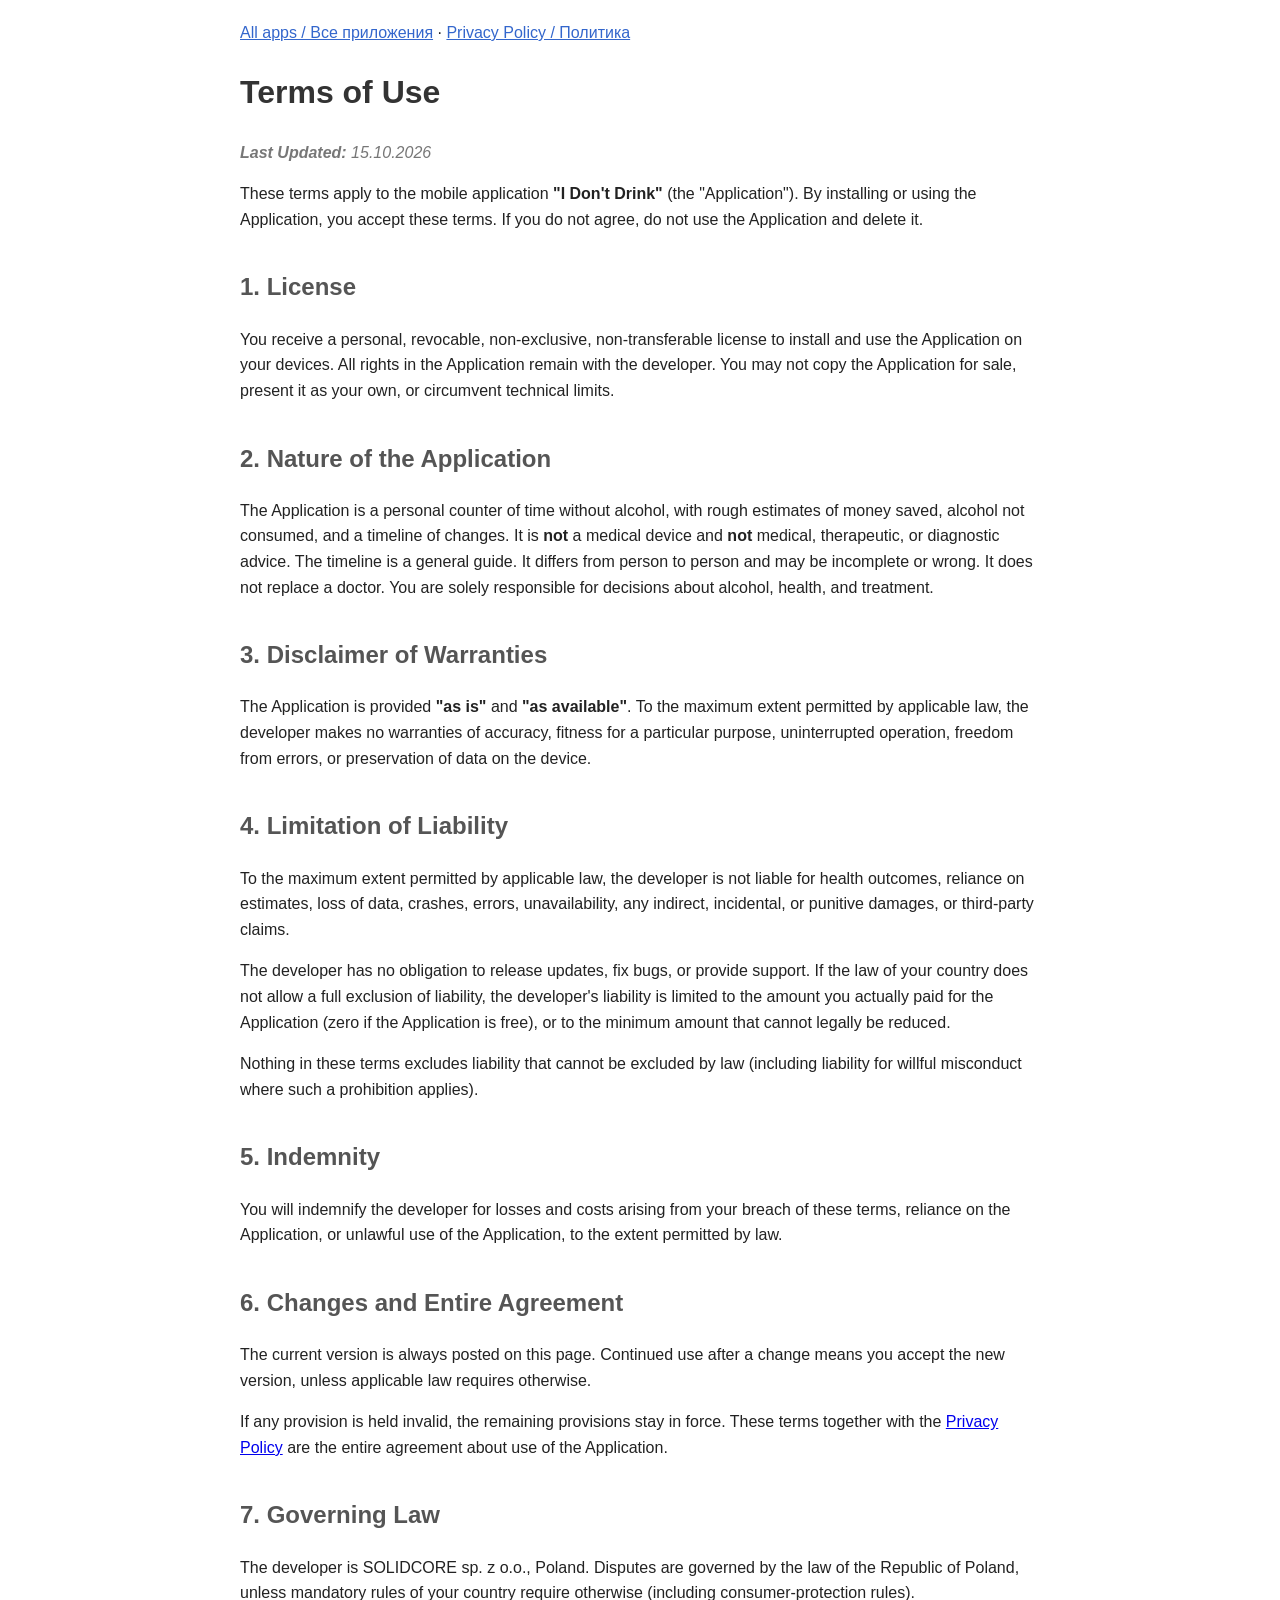
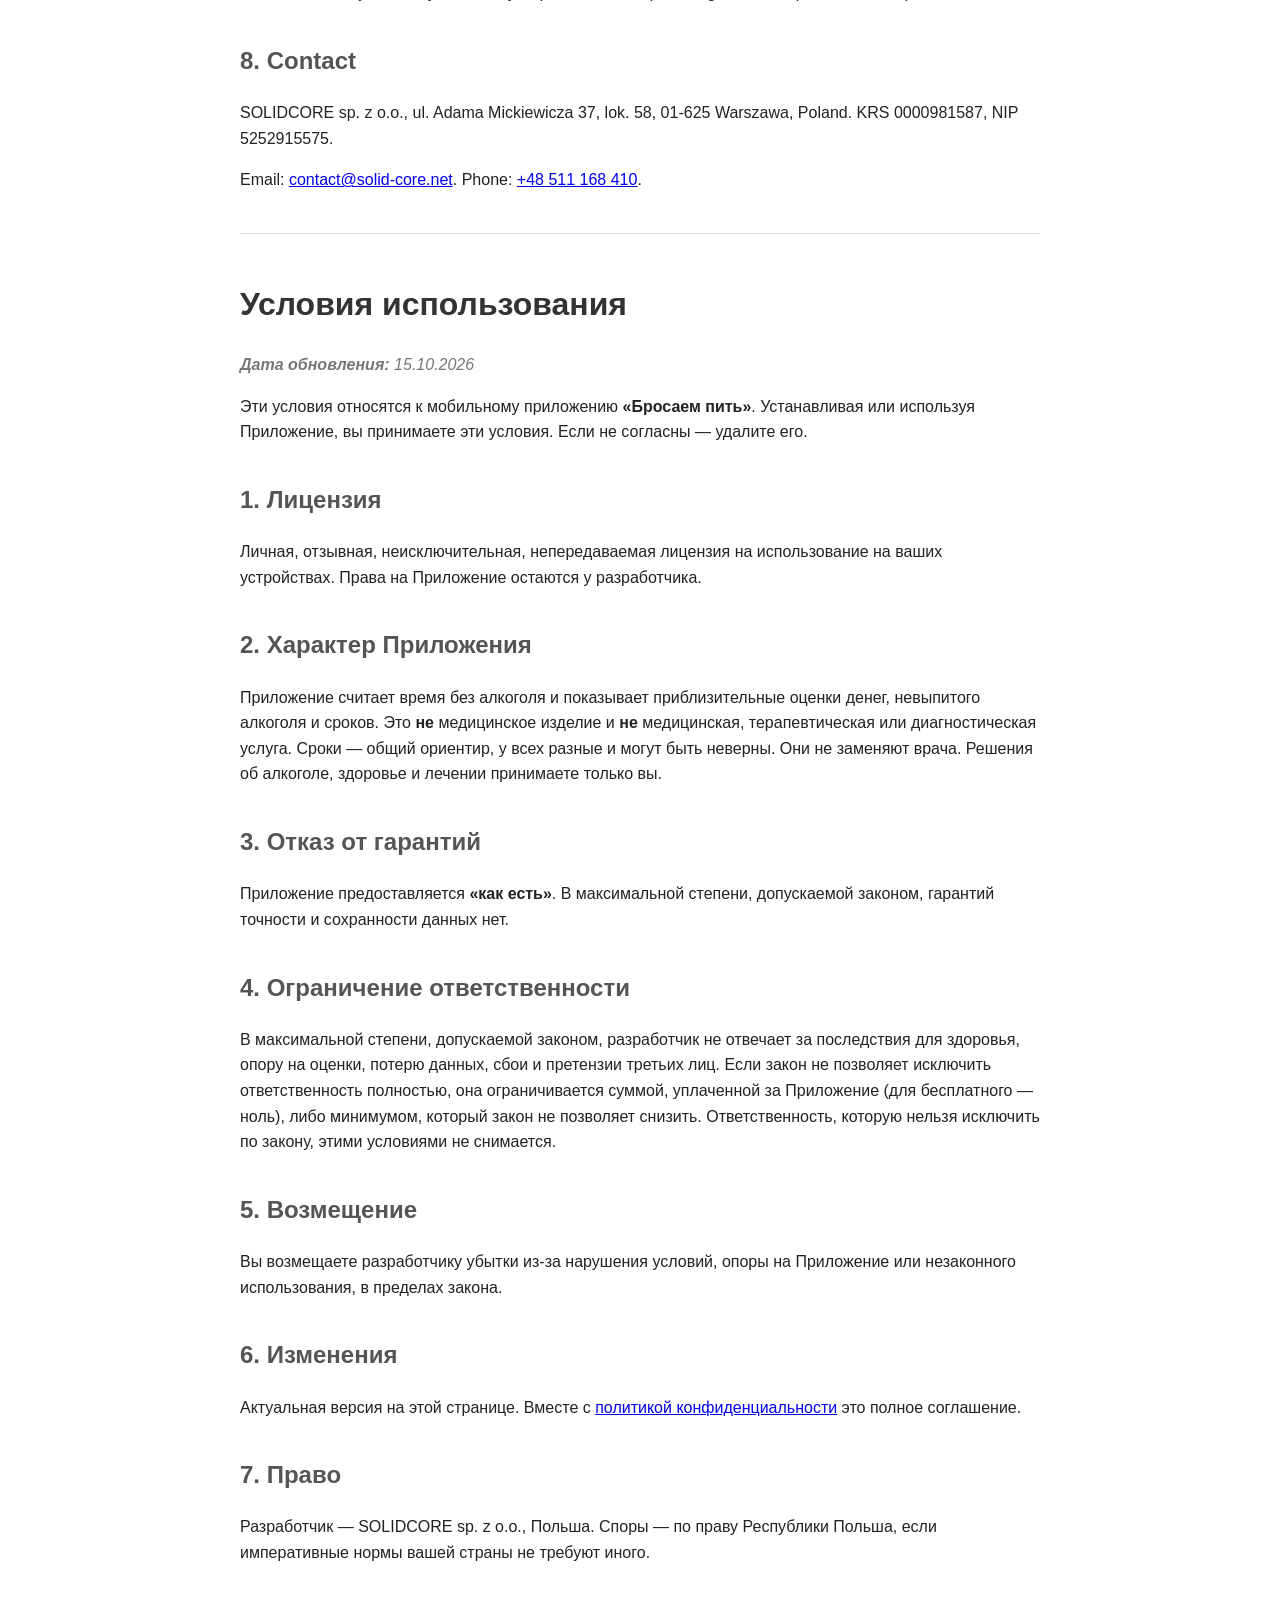
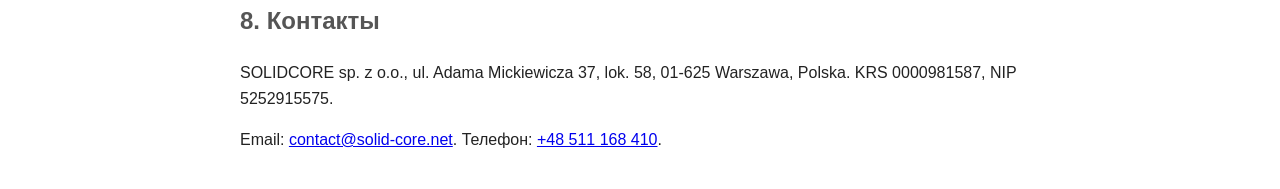
<file: stop-drink/terms.html>
<!DOCTYPE html>
<html lang="en">
<head>
  <meta charset="UTF-8">
  <meta name="viewport" content="width=device-width, initial-scale=1.0">
  <title>Terms of Use - I Don't Drink</title>
  <link rel="stylesheet" href="../styles.css">
</head>
<body>
  <nav>
    <a href="../">All apps / Все приложения</a>
    ·
    <a href="./">Privacy Policy / Политика</a>
  </nav>

  <h1>Terms of Use</h1>
  <p class="last-updated"><strong>Last Updated:</strong> 15.10.2026</p>
  <p>These terms apply to the mobile application <strong>"I Don't Drink"</strong> (the "Application"). By installing or using the Application, you accept these terms. If you do not agree, do not use the Application and delete it.</p>

  <h2>1. License</h2>
  <p>You receive a personal, revocable, non-exclusive, non-transferable license to install and use the Application on your devices. All rights in the Application remain with the developer. You may not copy the Application for sale, present it as your own, or circumvent technical limits.</p>

  <h2>2. Nature of the Application</h2>
  <p>The Application is a personal counter of time without alcohol, with rough estimates of money saved, alcohol not consumed, and a timeline of changes. It is <strong>not</strong> a medical device and <strong>not</strong> medical, therapeutic, or diagnostic advice. The timeline is a general guide. It differs from person to person and may be incomplete or wrong. It does not replace a doctor. You are solely responsible for decisions about alcohol, health, and treatment.</p>

  <h2>3. Disclaimer of Warranties</h2>
  <p>The Application is provided <strong>"as is"</strong> and <strong>"as available"</strong>. To the maximum extent permitted by applicable law, the developer makes no warranties of accuracy, fitness for a particular purpose, uninterrupted operation, freedom from errors, or preservation of data on the device.</p>

  <h2>4. Limitation of Liability</h2>
  <p>To the maximum extent permitted by applicable law, the developer is not liable for health outcomes, reliance on estimates, loss of data, crashes, errors, unavailability, any indirect, incidental, or punitive damages, or third-party claims.</p>
  <p>The developer has no obligation to release updates, fix bugs, or provide support. If the law of your country does not allow a full exclusion of liability, the developer's liability is limited to the amount you actually paid for the Application (zero if the Application is free), or to the minimum amount that cannot legally be reduced.</p>
  <p>Nothing in these terms excludes liability that cannot be excluded by law (including liability for willful misconduct where such a prohibition applies).</p>

  <h2>5. Indemnity</h2>
  <p>You will indemnify the developer for losses and costs arising from your breach of these terms, reliance on the Application, or unlawful use of the Application, to the extent permitted by law.</p>

  <h2>6. Changes and Entire Agreement</h2>
  <p>The current version is always posted on this page. Continued use after a change means you accept the new version, unless applicable law requires otherwise.</p>
  <p>If any provision is held invalid, the remaining provisions stay in force. These terms together with the <a href="./">Privacy Policy</a> are the entire agreement about use of the Application.</p>

  <h2>7. Governing Law</h2>
  <p>The developer is SOLIDCORE sp. z o.o., Poland. Disputes are governed by the law of the Republic of Poland, unless mandatory rules of your country require otherwise (including consumer-protection rules).</p>

  <h2>8. Contact</h2>
  <p>SOLIDCORE sp. z o.o., ul. Adama Mickiewicza 37, lok. 58, 01-625 Warszawa, Poland. KRS 0000981587, NIP 5252915575.</p>
  <p>Email: <a href="mailto:contact@solid-core.net">contact@solid-core.net</a>. Phone: <a href="tel:+48511168410">+48 511 168 410</a>.</p>

  <div class="lang">
    <h1>Условия использования</h1>
    <p class="last-updated"><strong>Дата обновления:</strong> 15.10.2026</p>
    <p>Эти условия относятся к мобильному приложению <strong>«Бросаем пить»</strong>. Устанавливая или используя Приложение, вы принимаете эти условия. Если не согласны — удалите его.</p>

    <h2>1. Лицензия</h2>
    <p>Личная, отзывная, неисключительная, непередаваемая лицензия на использование на ваших устройствах. Права на Приложение остаются у разработчика.</p>

    <h2>2. Характер Приложения</h2>
    <p>Приложение считает время без алкоголя и показывает приблизительные оценки денег, невыпитого алкоголя и сроков. Это <strong>не</strong> медицинское изделие и <strong>не</strong> медицинская, терапевтическая или диагностическая услуга. Сроки — общий ориентир, у всех разные и могут быть неверны. Они не заменяют врача. Решения об алкоголе, здоровье и лечении принимаете только вы.</p>

    <h2>3. Отказ от гарантий</h2>
    <p>Приложение предоставляется <strong>«как есть»</strong>. В максимальной степени, допускаемой законом, гарантий точности и сохранности данных нет.</p>

    <h2>4. Ограничение ответственности</h2>
    <p>В максимальной степени, допускаемой законом, разработчик не отвечает за последствия для здоровья, опору на оценки, потерю данных, сбои и претензии третьих лиц. Если закон не позволяет исключить ответственность полностью, она ограничивается суммой, уплаченной за Приложение (для бесплатного — ноль), либо минимумом, который закон не позволяет снизить. Ответственность, которую нельзя исключить по закону, этими условиями не снимается.</p>

    <h2>5. Возмещение</h2>
    <p>Вы возмещаете разработчику убытки из-за нарушения условий, опоры на Приложение или незаконного использования, в пределах закона.</p>

    <h2>6. Изменения</h2>
    <p>Актуальная версия на этой странице. Вместе с <a href="./">политикой конфиденциальности</a> это полное соглашение.</p>

    <h2>7. Право</h2>
    <p>Разработчик — SOLIDCORE sp. z o.o., Польша. Споры — по праву Республики Польша, если императивные нормы вашей страны не требуют иного.</p>

    <h2>8. Контакты</h2>
    <p>SOLIDCORE sp. z o.o., ul. Adama Mickiewicza 37, lok. 58, 01-625 Warszawa, Polska. KRS 0000981587, NIP 5252915575.</p>
    <p>Email: <a href="mailto:contact@solid-core.net">contact@solid-core.net</a>. Телефон: <a href="tel:+48511168410">+48 511 168 410</a>.</p>
  </div>
</body>
</html>
</file>
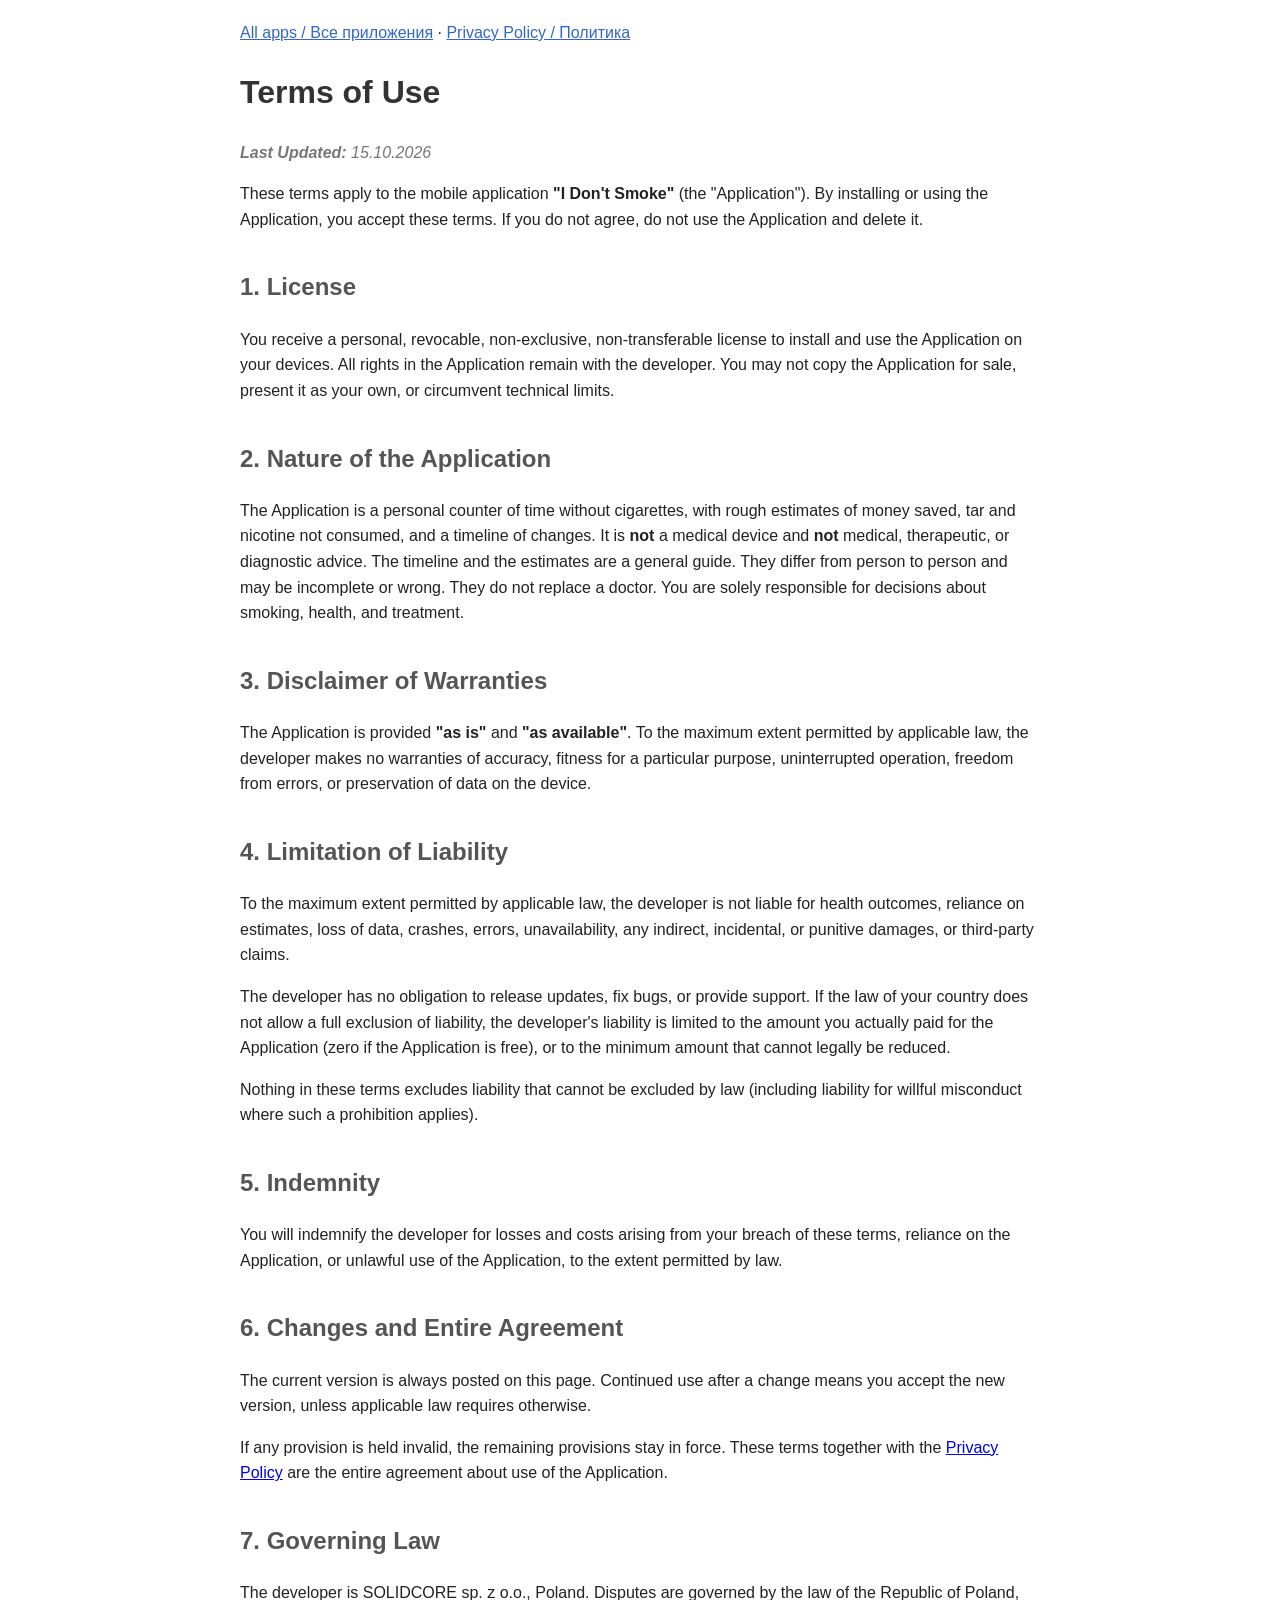
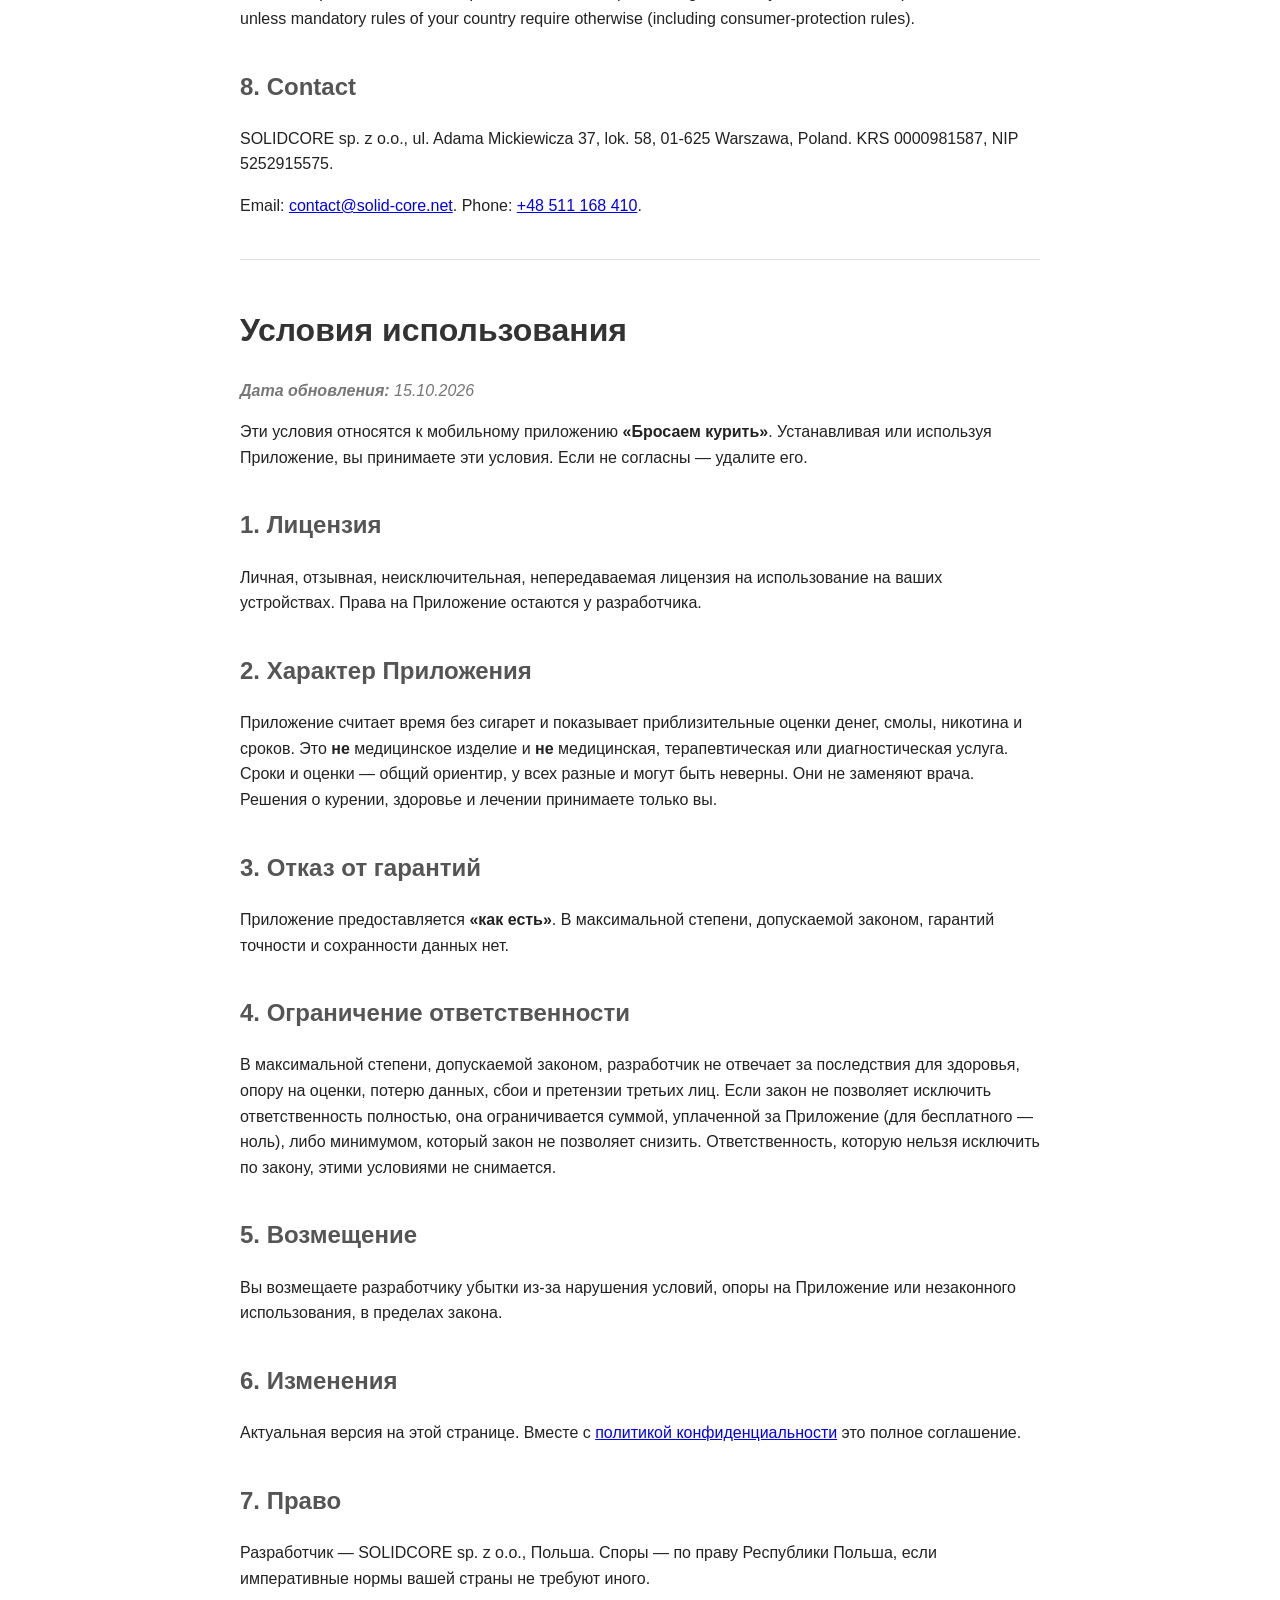
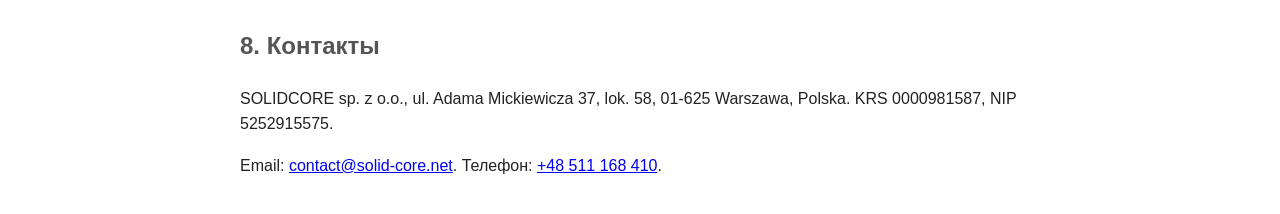
<file: stop-smoke/terms.html>
<!DOCTYPE html>
<html lang="en">
<head>
  <meta charset="UTF-8">
  <meta name="viewport" content="width=device-width, initial-scale=1.0">
  <title>Terms of Use - I Don't Smoke</title>
  <link rel="stylesheet" href="../styles.css">
</head>
<body>
  <nav>
    <a href="../">All apps / Все приложения</a>
    ·
    <a href="./">Privacy Policy / Политика</a>
  </nav>

  <h1>Terms of Use</h1>
  <p class="last-updated"><strong>Last Updated:</strong> 15.10.2026</p>
  <p>These terms apply to the mobile application <strong>"I Don't Smoke"</strong> (the "Application"). By installing or using the Application, you accept these terms. If you do not agree, do not use the Application and delete it.</p>

  <h2>1. License</h2>
  <p>You receive a personal, revocable, non-exclusive, non-transferable license to install and use the Application on your devices. All rights in the Application remain with the developer. You may not copy the Application for sale, present it as your own, or circumvent technical limits.</p>

  <h2>2. Nature of the Application</h2>
  <p>The Application is a personal counter of time without cigarettes, with rough estimates of money saved, tar and nicotine not consumed, and a timeline of changes. It is <strong>not</strong> a medical device and <strong>not</strong> medical, therapeutic, or diagnostic advice. The timeline and the estimates are a general guide. They differ from person to person and may be incomplete or wrong. They do not replace a doctor. You are solely responsible for decisions about smoking, health, and treatment.</p>

  <h2>3. Disclaimer of Warranties</h2>
  <p>The Application is provided <strong>"as is"</strong> and <strong>"as available"</strong>. To the maximum extent permitted by applicable law, the developer makes no warranties of accuracy, fitness for a particular purpose, uninterrupted operation, freedom from errors, or preservation of data on the device.</p>

  <h2>4. Limitation of Liability</h2>
  <p>To the maximum extent permitted by applicable law, the developer is not liable for health outcomes, reliance on estimates, loss of data, crashes, errors, unavailability, any indirect, incidental, or punitive damages, or third-party claims.</p>
  <p>The developer has no obligation to release updates, fix bugs, or provide support. If the law of your country does not allow a full exclusion of liability, the developer's liability is limited to the amount you actually paid for the Application (zero if the Application is free), or to the minimum amount that cannot legally be reduced.</p>
  <p>Nothing in these terms excludes liability that cannot be excluded by law (including liability for willful misconduct where such a prohibition applies).</p>

  <h2>5. Indemnity</h2>
  <p>You will indemnify the developer for losses and costs arising from your breach of these terms, reliance on the Application, or unlawful use of the Application, to the extent permitted by law.</p>

  <h2>6. Changes and Entire Agreement</h2>
  <p>The current version is always posted on this page. Continued use after a change means you accept the new version, unless applicable law requires otherwise.</p>
  <p>If any provision is held invalid, the remaining provisions stay in force. These terms together with the <a href="./">Privacy Policy</a> are the entire agreement about use of the Application.</p>

  <h2>7. Governing Law</h2>
  <p>The developer is SOLIDCORE sp. z o.o., Poland. Disputes are governed by the law of the Republic of Poland, unless mandatory rules of your country require otherwise (including consumer-protection rules).</p>

  <h2>8. Contact</h2>
  <p>SOLIDCORE sp. z o.o., ul. Adama Mickiewicza 37, lok. 58, 01-625 Warszawa, Poland. KRS 0000981587, NIP 5252915575.</p>
  <p>Email: <a href="mailto:contact@solid-core.net">contact@solid-core.net</a>. Phone: <a href="tel:+48511168410">+48 511 168 410</a>.</p>

  <div class="lang">
    <h1>Условия использования</h1>
    <p class="last-updated"><strong>Дата обновления:</strong> 15.10.2026</p>
    <p>Эти условия относятся к мобильному приложению <strong>«Бросаем курить»</strong>. Устанавливая или используя Приложение, вы принимаете эти условия. Если не согласны — удалите его.</p>

    <h2>1. Лицензия</h2>
    <p>Личная, отзывная, неисключительная, непередаваемая лицензия на использование на ваших устройствах. Права на Приложение остаются у разработчика.</p>

    <h2>2. Характер Приложения</h2>
    <p>Приложение считает время без сигарет и показывает приблизительные оценки денег, смолы, никотина и сроков. Это <strong>не</strong> медицинское изделие и <strong>не</strong> медицинская, терапевтическая или диагностическая услуга. Сроки и оценки — общий ориентир, у всех разные и могут быть неверны. Они не заменяют врача. Решения о курении, здоровье и лечении принимаете только вы.</p>

    <h2>3. Отказ от гарантий</h2>
    <p>Приложение предоставляется <strong>«как есть»</strong>. В максимальной степени, допускаемой законом, гарантий точности и сохранности данных нет.</p>

    <h2>4. Ограничение ответственности</h2>
    <p>В максимальной степени, допускаемой законом, разработчик не отвечает за последствия для здоровья, опору на оценки, потерю данных, сбои и претензии третьих лиц. Если закон не позволяет исключить ответственность полностью, она ограничивается суммой, уплаченной за Приложение (для бесплатного — ноль), либо минимумом, который закон не позволяет снизить. Ответственность, которую нельзя исключить по закону, этими условиями не снимается.</p>

    <h2>5. Возмещение</h2>
    <p>Вы возмещаете разработчику убытки из-за нарушения условий, опоры на Приложение или незаконного использования, в пределах закона.</p>

    <h2>6. Изменения</h2>
    <p>Актуальная версия на этой странице. Вместе с <a href="./">политикой конфиденциальности</a> это полное соглашение.</p>

    <h2>7. Право</h2>
    <p>Разработчик — SOLIDCORE sp. z o.o., Польша. Споры — по праву Республики Польша, если императивные нормы вашей страны не требуют иного.</p>

    <h2>8. Контакты</h2>
    <p>SOLIDCORE sp. z o.o., ul. Adama Mickiewicza 37, lok. 58, 01-625 Warszawa, Polska. KRS 0000981587, NIP 5252915575.</p>
    <p>Email: <a href="mailto:contact@solid-core.net">contact@solid-core.net</a>. Телефон: <a href="tel:+48511168410">+48 511 168 410</a>.</p>
  </div>
</body>
</html>
</file>
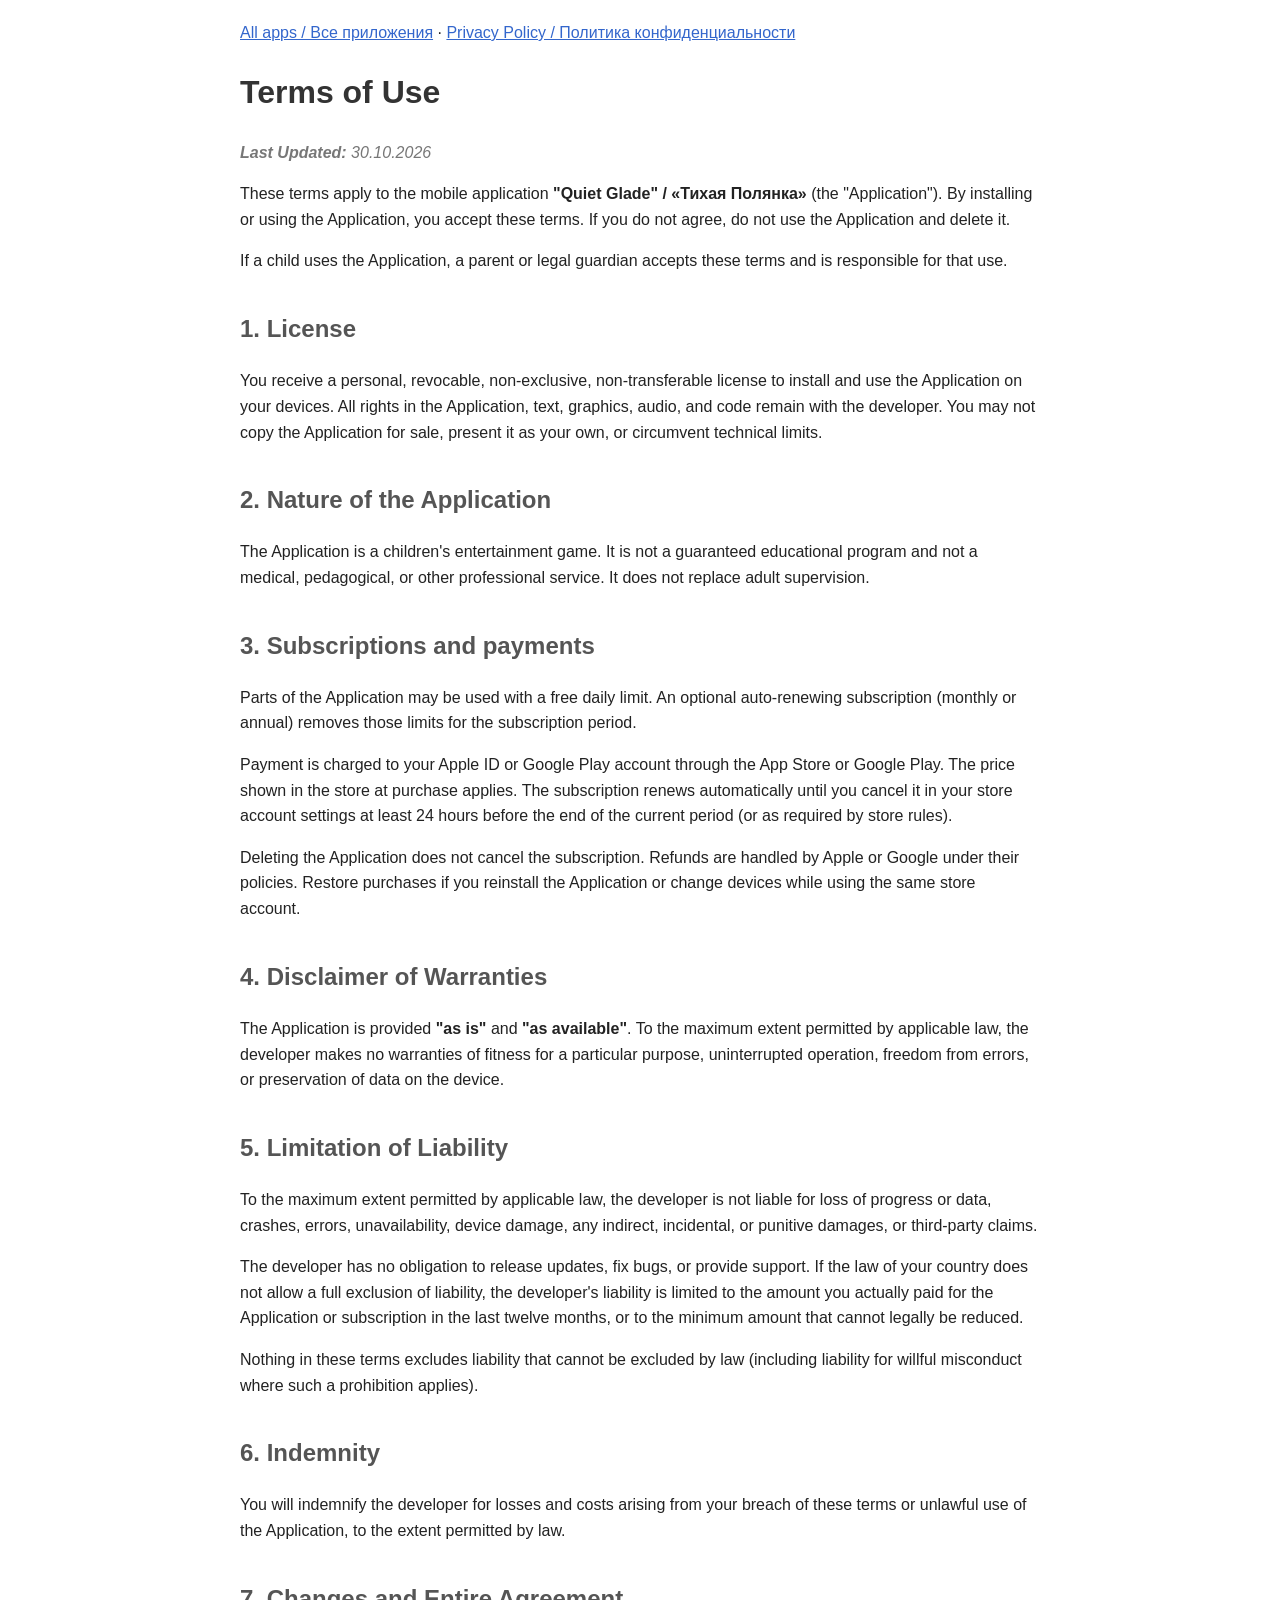
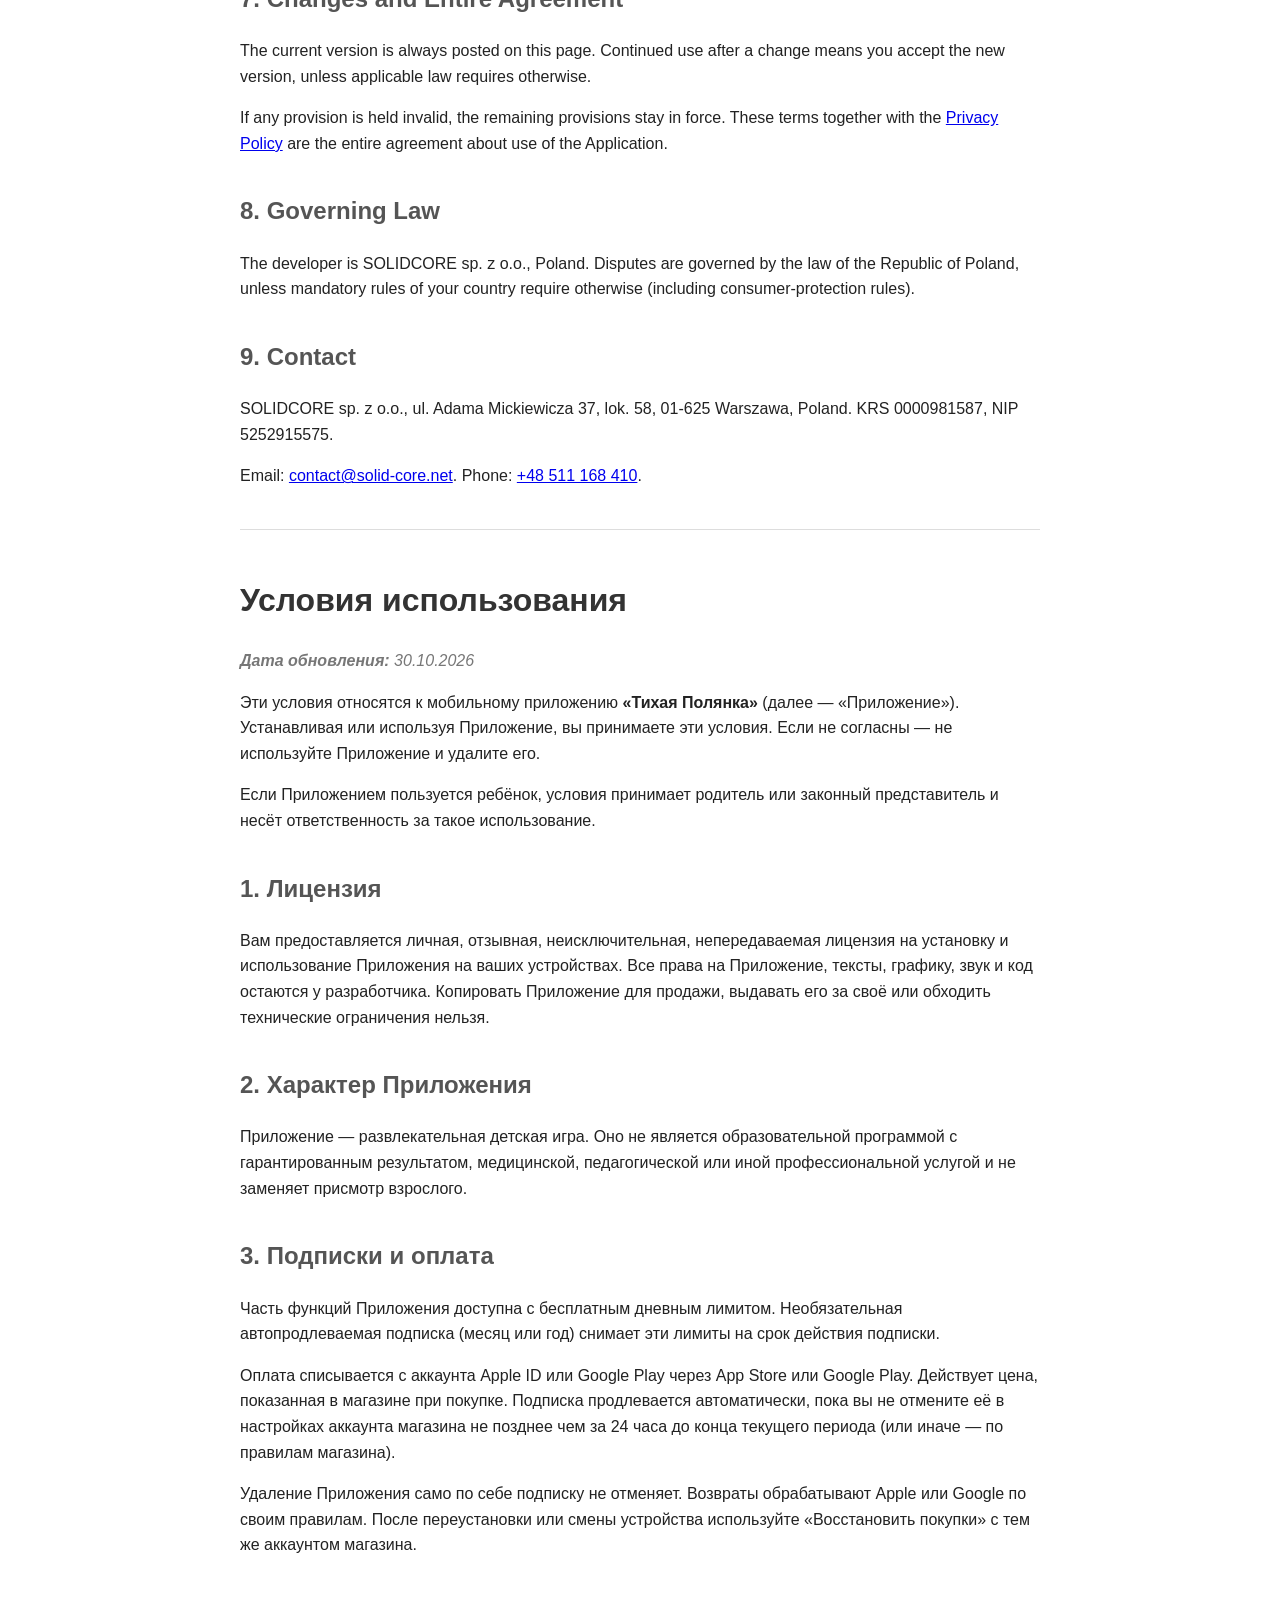
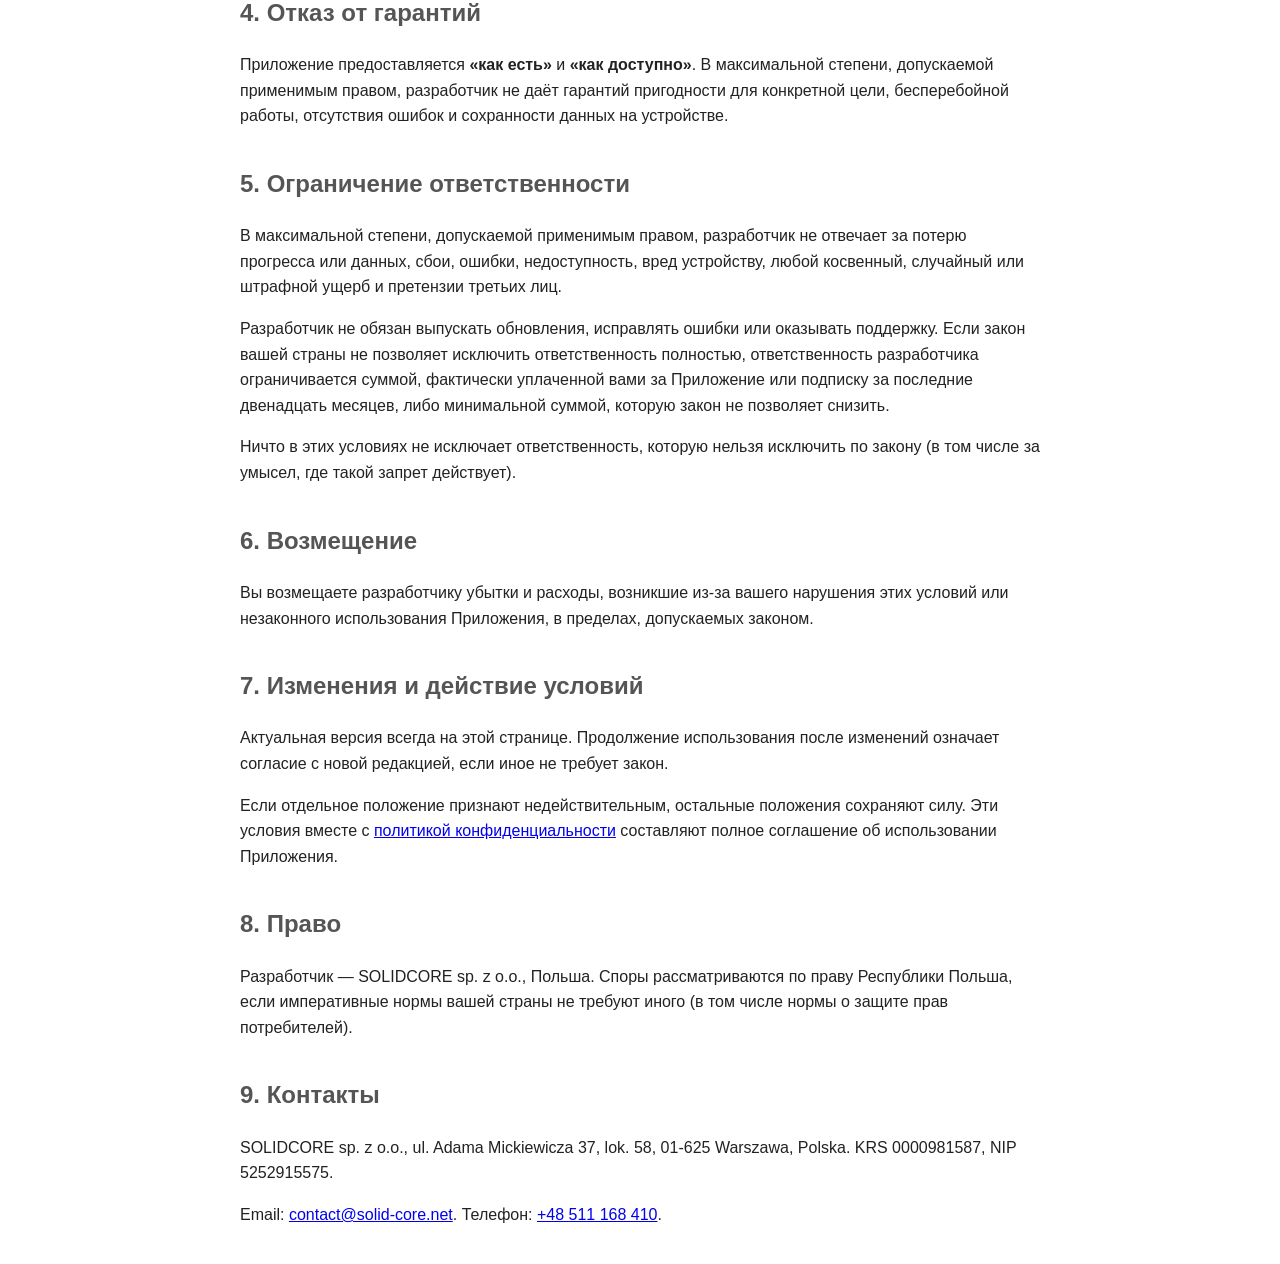
<file: tikhaya-polyanka/terms.html>
<!DOCTYPE html>
<html lang="en">
<head>
  <meta charset="UTF-8">
  <meta name="viewport" content="width=device-width, initial-scale=1.0">
  <title>Terms of Use - Тихая Полянка</title>
  <link rel="stylesheet" href="../styles.css">
</head>
<body>
  <nav>
    <a href="../">All apps / Все приложения</a>
    ·
    <a href="./">Privacy Policy / Политика конфиденциальности</a>
  </nav>

  <h1>Terms of Use</h1>
  <p class="last-updated"><strong>Last Updated:</strong> 30.10.2026</p>
  <p>These terms apply to the mobile application <strong>"Quiet Glade" / «Тихая Полянка»</strong> (the "Application"). By installing or using the Application, you accept these terms. If you do not agree, do not use the Application and delete it.</p>
  <p>If a child uses the Application, a parent or legal guardian accepts these terms and is responsible for that use.</p>

  <h2>1. License</h2>
  <p>You receive a personal, revocable, non-exclusive, non-transferable license to install and use the Application on your devices. All rights in the Application, text, graphics, audio, and code remain with the developer. You may not copy the Application for sale, present it as your own, or circumvent technical limits.</p>

  <h2>2. Nature of the Application</h2>
  <p>The Application is a children's entertainment game. It is not a guaranteed educational program and not a medical, pedagogical, or other professional service. It does not replace adult supervision.</p>

  <h2>3. Subscriptions and payments</h2>
  <p>Parts of the Application may be used with a free daily limit. An optional auto-renewing subscription (monthly or annual) removes those limits for the subscription period.</p>
  <p>Payment is charged to your Apple ID or Google Play account through the App Store or Google Play. The price shown in the store at purchase applies. The subscription renews automatically until you cancel it in your store account settings at least 24 hours before the end of the current period (or as required by store rules).</p>
  <p>Deleting the Application does not cancel the subscription. Refunds are handled by Apple or Google under their policies. Restore purchases if you reinstall the Application or change devices while using the same store account.</p>

  <h2>4. Disclaimer of Warranties</h2>
  <p>The Application is provided <strong>"as is"</strong> and <strong>"as available"</strong>. To the maximum extent permitted by applicable law, the developer makes no warranties of fitness for a particular purpose, uninterrupted operation, freedom from errors, or preservation of data on the device.</p>

  <h2>5. Limitation of Liability</h2>
  <p>To the maximum extent permitted by applicable law, the developer is not liable for loss of progress or data, crashes, errors, unavailability, device damage, any indirect, incidental, or punitive damages, or third-party claims.</p>
  <p>The developer has no obligation to release updates, fix bugs, or provide support. If the law of your country does not allow a full exclusion of liability, the developer's liability is limited to the amount you actually paid for the Application or subscription in the last twelve months, or to the minimum amount that cannot legally be reduced.</p>
  <p>Nothing in these terms excludes liability that cannot be excluded by law (including liability for willful misconduct where such a prohibition applies).</p>

  <h2>6. Indemnity</h2>
  <p>You will indemnify the developer for losses and costs arising from your breach of these terms or unlawful use of the Application, to the extent permitted by law.</p>

  <h2>7. Changes and Entire Agreement</h2>
  <p>The current version is always posted on this page. Continued use after a change means you accept the new version, unless applicable law requires otherwise.</p>
  <p>If any provision is held invalid, the remaining provisions stay in force. These terms together with the <a href="./">Privacy Policy</a> are the entire agreement about use of the Application.</p>

  <h2>8. Governing Law</h2>
  <p>The developer is SOLIDCORE sp. z o.o., Poland. Disputes are governed by the law of the Republic of Poland, unless mandatory rules of your country require otherwise (including consumer-protection rules).</p>

  <h2>9. Contact</h2>
  <p>SOLIDCORE sp. z o.o., ul. Adama Mickiewicza 37, lok. 58, 01-625 Warszawa, Poland. KRS 0000981587, NIP 5252915575.</p>
  <p>Email: <a href="mailto:contact@solid-core.net">contact@solid-core.net</a>. Phone: <a href="tel:+48511168410">+48 511 168 410</a>.</p>

  <div class="lang">
    <h1>Условия использования</h1>
    <p class="last-updated"><strong>Дата обновления:</strong> 30.10.2026</p>
    <p>Эти условия относятся к мобильному приложению <strong>«Тихая Полянка»</strong> (далее — «Приложение»). Устанавливая или используя Приложение, вы принимаете эти условия. Если не согласны — не используйте Приложение и удалите его.</p>
    <p>Если Приложением пользуется ребёнок, условия принимает родитель или законный представитель и несёт ответственность за такое использование.</p>

    <h2>1. Лицензия</h2>
    <p>Вам предоставляется личная, отзывная, неисключительная, непередаваемая лицензия на установку и использование Приложения на ваших устройствах. Все права на Приложение, тексты, графику, звук и код остаются у разработчика. Копировать Приложение для продажи, выдавать его за своё или обходить технические ограничения нельзя.</p>

    <h2>2. Характер Приложения</h2>
    <p>Приложение — развлекательная детская игра. Оно не является образовательной программой с гарантированным результатом, медицинской, педагогической или иной профессиональной услугой и не заменяет присмотр взрослого.</p>

    <h2>3. Подписки и оплата</h2>
    <p>Часть функций Приложения доступна с бесплатным дневным лимитом. Необязательная автопродлеваемая подписка (месяц или год) снимает эти лимиты на срок действия подписки.</p>
    <p>Оплата списывается с аккаунта Apple ID или Google Play через App Store или Google Play. Действует цена, показанная в магазине при покупке. Подписка продлевается автоматически, пока вы не отмените её в настройках аккаунта магазина не позднее чем за 24 часа до конца текущего периода (или иначе — по правилам магазина).</p>
    <p>Удаление Приложения само по себе подписку не отменяет. Возвраты обрабатывают Apple или Google по своим правилам. После переустановки или смены устройства используйте «Восстановить покупки» с тем же аккаунтом магазина.</p>

    <h2>4. Отказ от гарантий</h2>
    <p>Приложение предоставляется <strong>«как есть»</strong> и <strong>«как доступно»</strong>. В максимальной степени, допускаемой применимым правом, разработчик не даёт гарантий пригодности для конкретной цели, бесперебойной работы, отсутствия ошибок и сохранности данных на устройстве.</p>

    <h2>5. Ограничение ответственности</h2>
    <p>В максимальной степени, допускаемой применимым правом, разработчик не отвечает за потерю прогресса или данных, сбои, ошибки, недоступность, вред устройству, любой косвенный, случайный или штрафной ущерб и претензии третьих лиц.</p>
    <p>Разработчик не обязан выпускать обновления, исправлять ошибки или оказывать поддержку. Если закон вашей страны не позволяет исключить ответственность полностью, ответственность разработчика ограничивается суммой, фактически уплаченной вами за Приложение или подписку за последние двенадцать месяцев, либо минимальной суммой, которую закон не позволяет снизить.</p>
    <p>Ничто в этих условиях не исключает ответственность, которую нельзя исключить по закону (в том числе за умысел, где такой запрет действует).</p>

    <h2>6. Возмещение</h2>
    <p>Вы возмещаете разработчику убытки и расходы, возникшие из-за вашего нарушения этих условий или незаконного использования Приложения, в пределах, допускаемых законом.</p>

    <h2>7. Изменения и действие условий</h2>
    <p>Актуальная версия всегда на этой странице. Продолжение использования после изменений означает согласие с новой редакцией, если иное не требует закон.</p>
    <p>Если отдельное положение признают недействительным, остальные положения сохраняют силу. Эти условия вместе с <a href="./">политикой конфиденциальности</a> составляют полное соглашение об использовании Приложения.</p>

    <h2>8. Право</h2>
    <p>Разработчик — SOLIDCORE sp. z o.o., Польша. Споры рассматриваются по праву Республики Польша, если императивные нормы вашей страны не требуют иного (в том числе нормы о защите прав потребителей).</p>

    <h2>9. Контакты</h2>
    <p>SOLIDCORE sp. z o.o., ul. Adama Mickiewicza 37, lok. 58, 01-625 Warszawa, Polska. KRS 0000981587, NIP 5252915575.</p>
    <p>Email: <a href="mailto:contact@solid-core.net">contact@solid-core.net</a>. Телефон: <a href="tel:+48511168410">+48 511 168 410</a>.</p>
  </div>
</body>
</html>
</file>
<file: styles.css>
body {
  font-family: sans-serif;
  line-height: 1.6;
  padding: 20px;
  max-width: 800px;
  margin: auto;
  color: #222;
}

h1 {
  color: #333;
}

h2 {
  color: #555;
  margin-top: 1.5em;
}

p,
li {
  margin-bottom: 1em;
}

.last-updated {
  font-style: italic;
  color: #777;
}

.lang {
  margin-top: 2.5em;
  padding-top: 1.5em;
  border-top: 1px solid #ddd;
}

nav a {
  color: #3366cc;
}

.apps {
  padding-left: 1.2em;
}

.apps li {
  margin-bottom: 0.5em;
}
</file>
